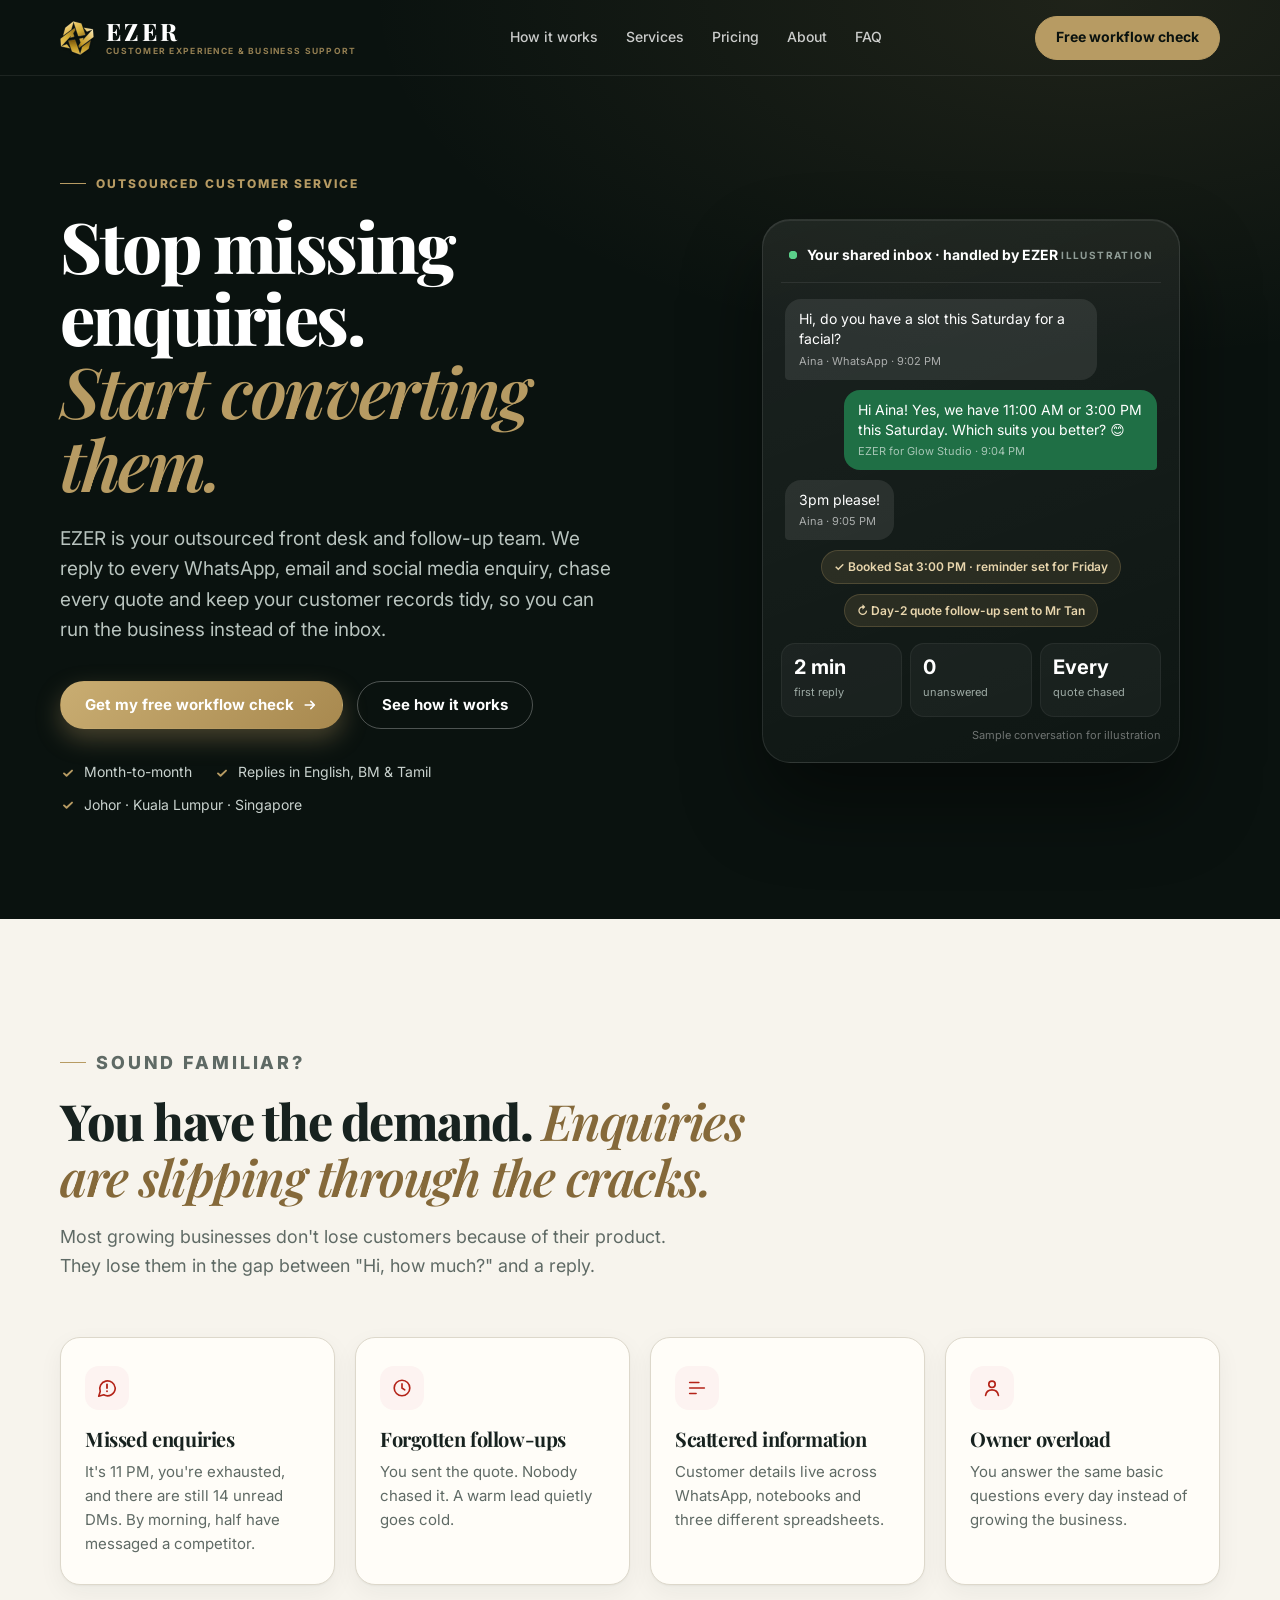
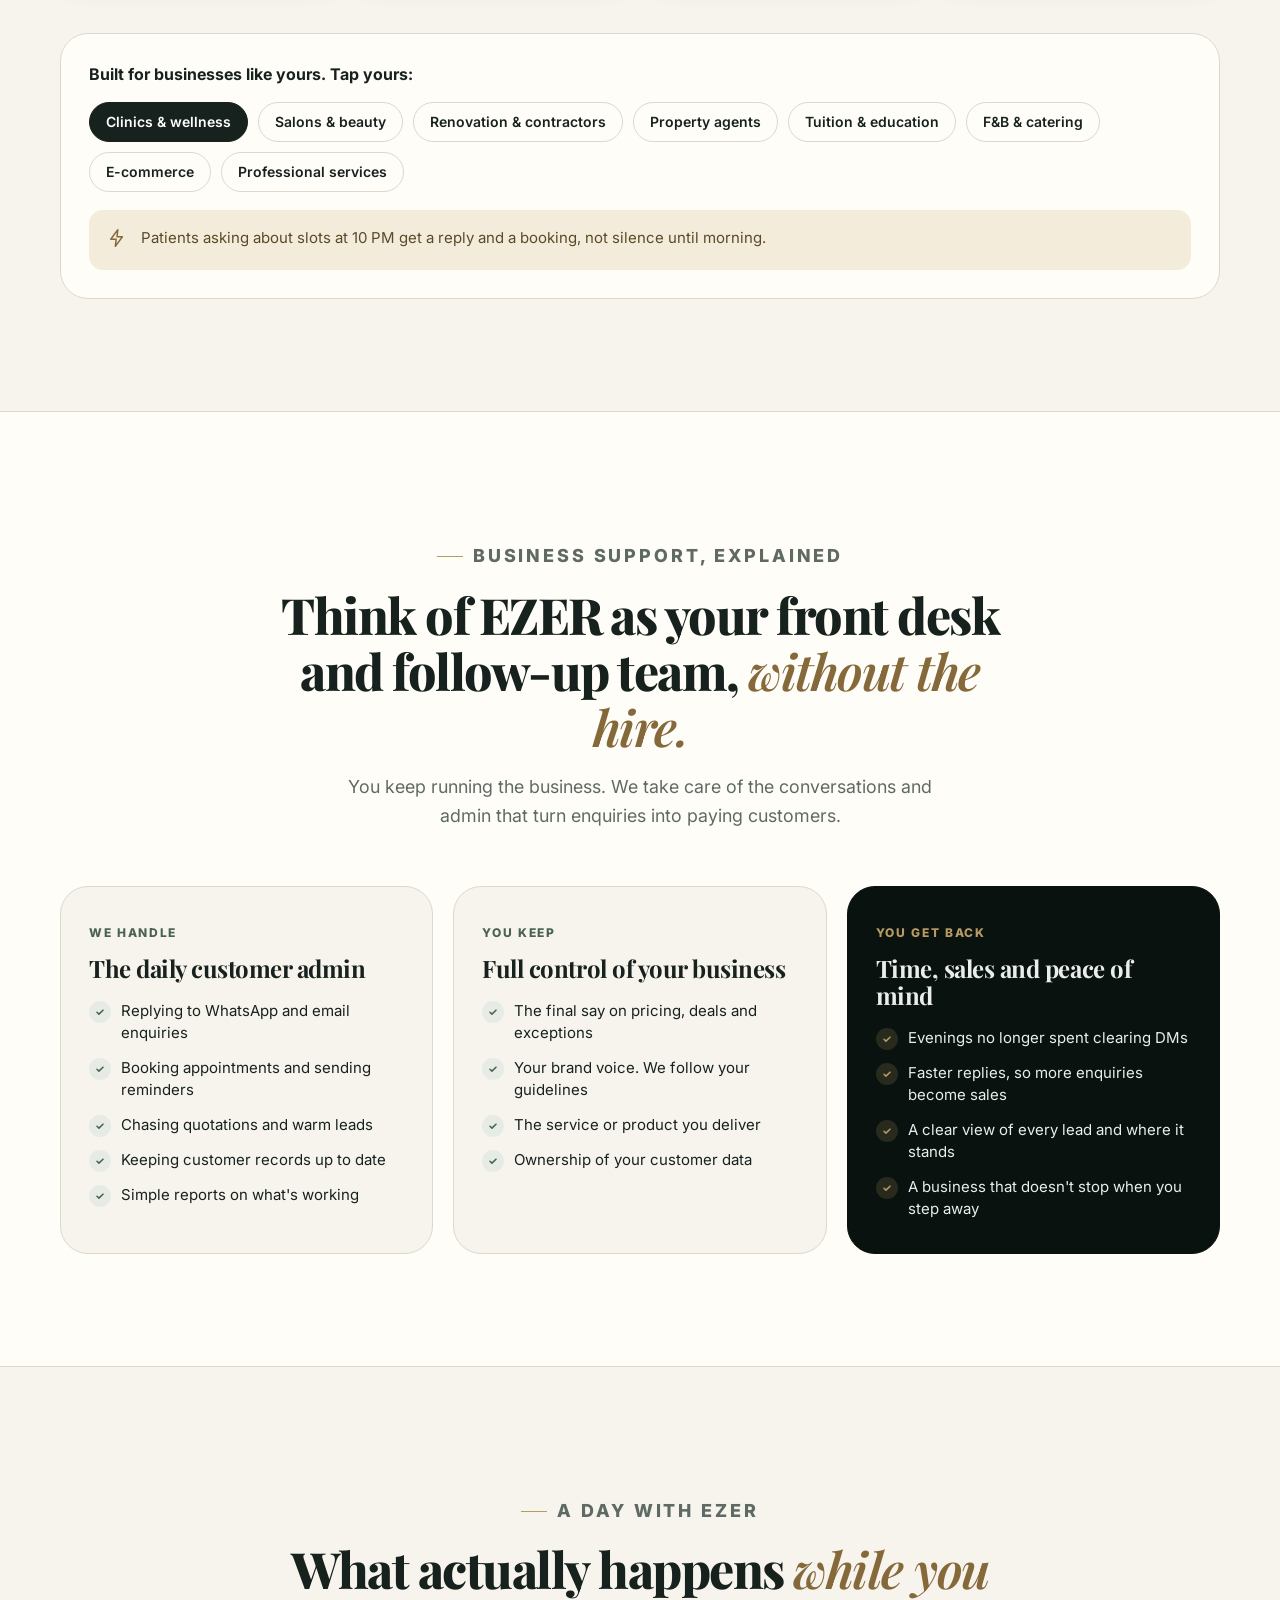
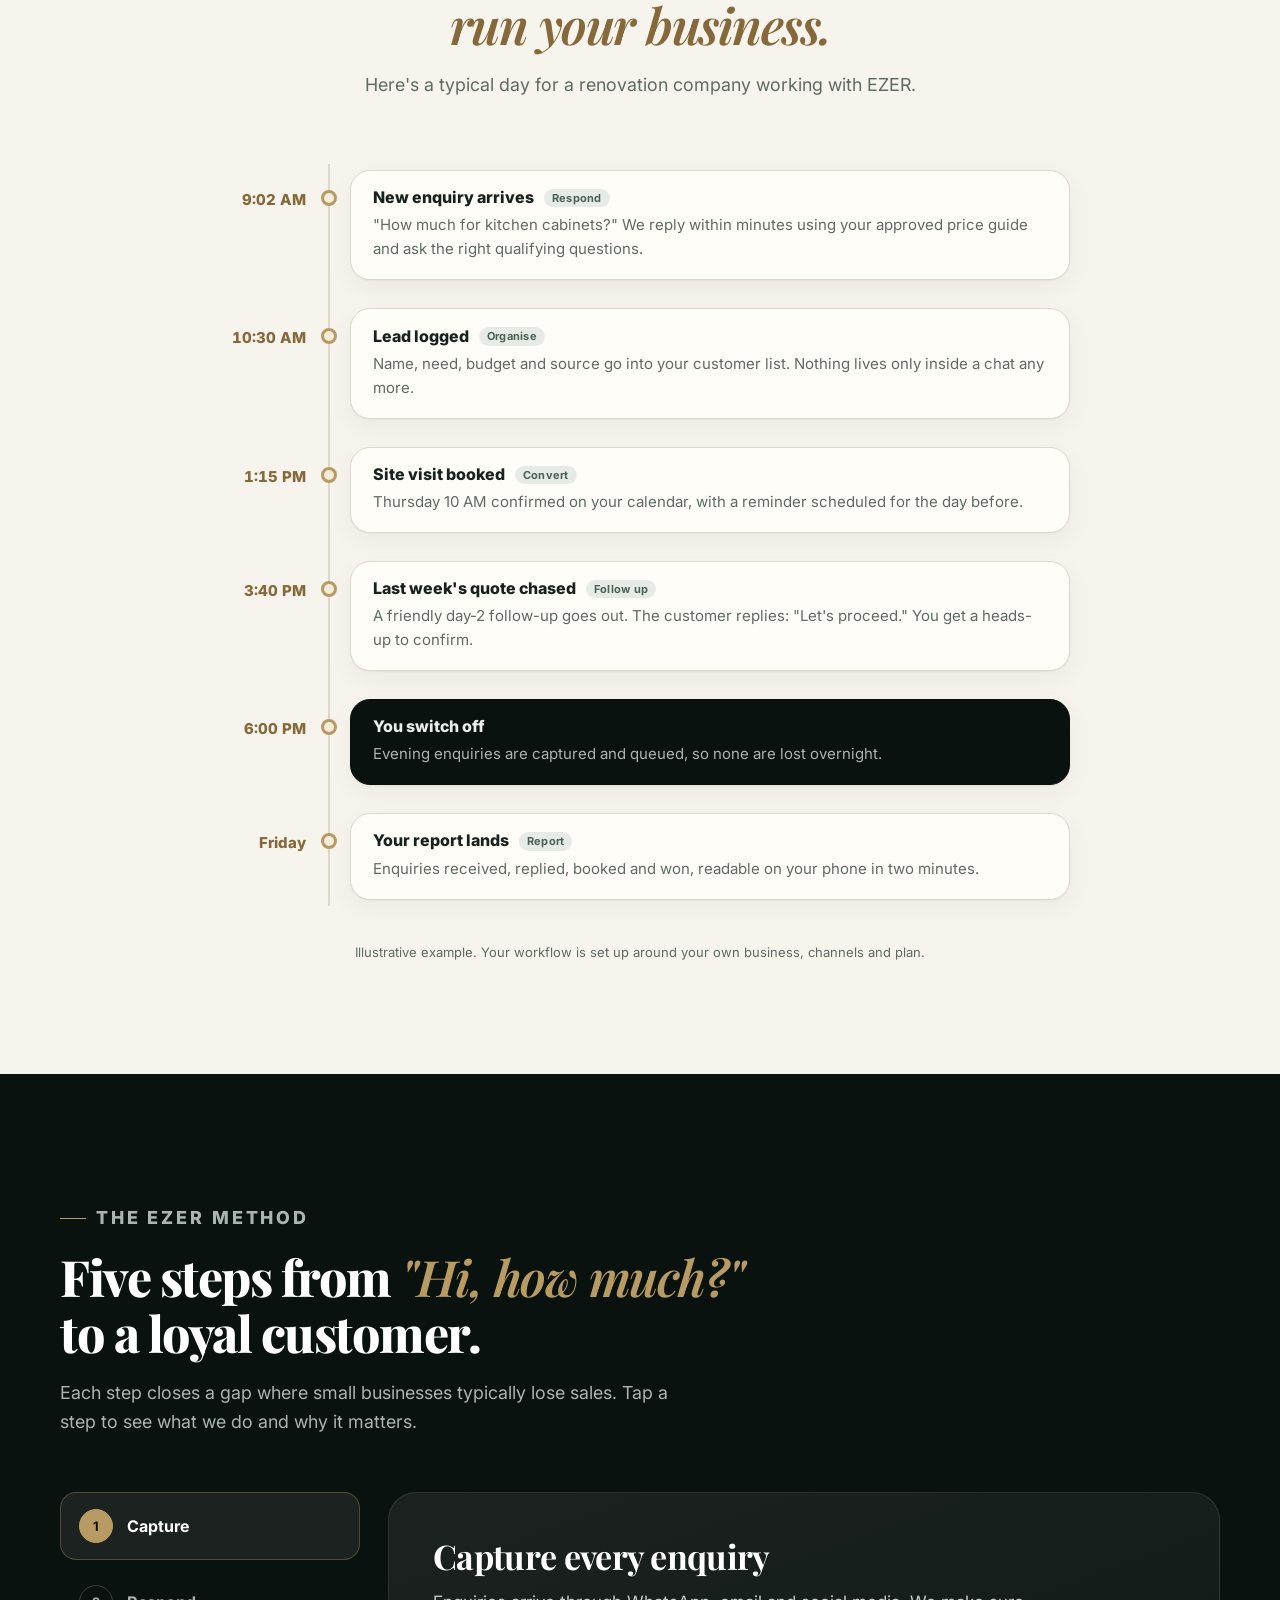
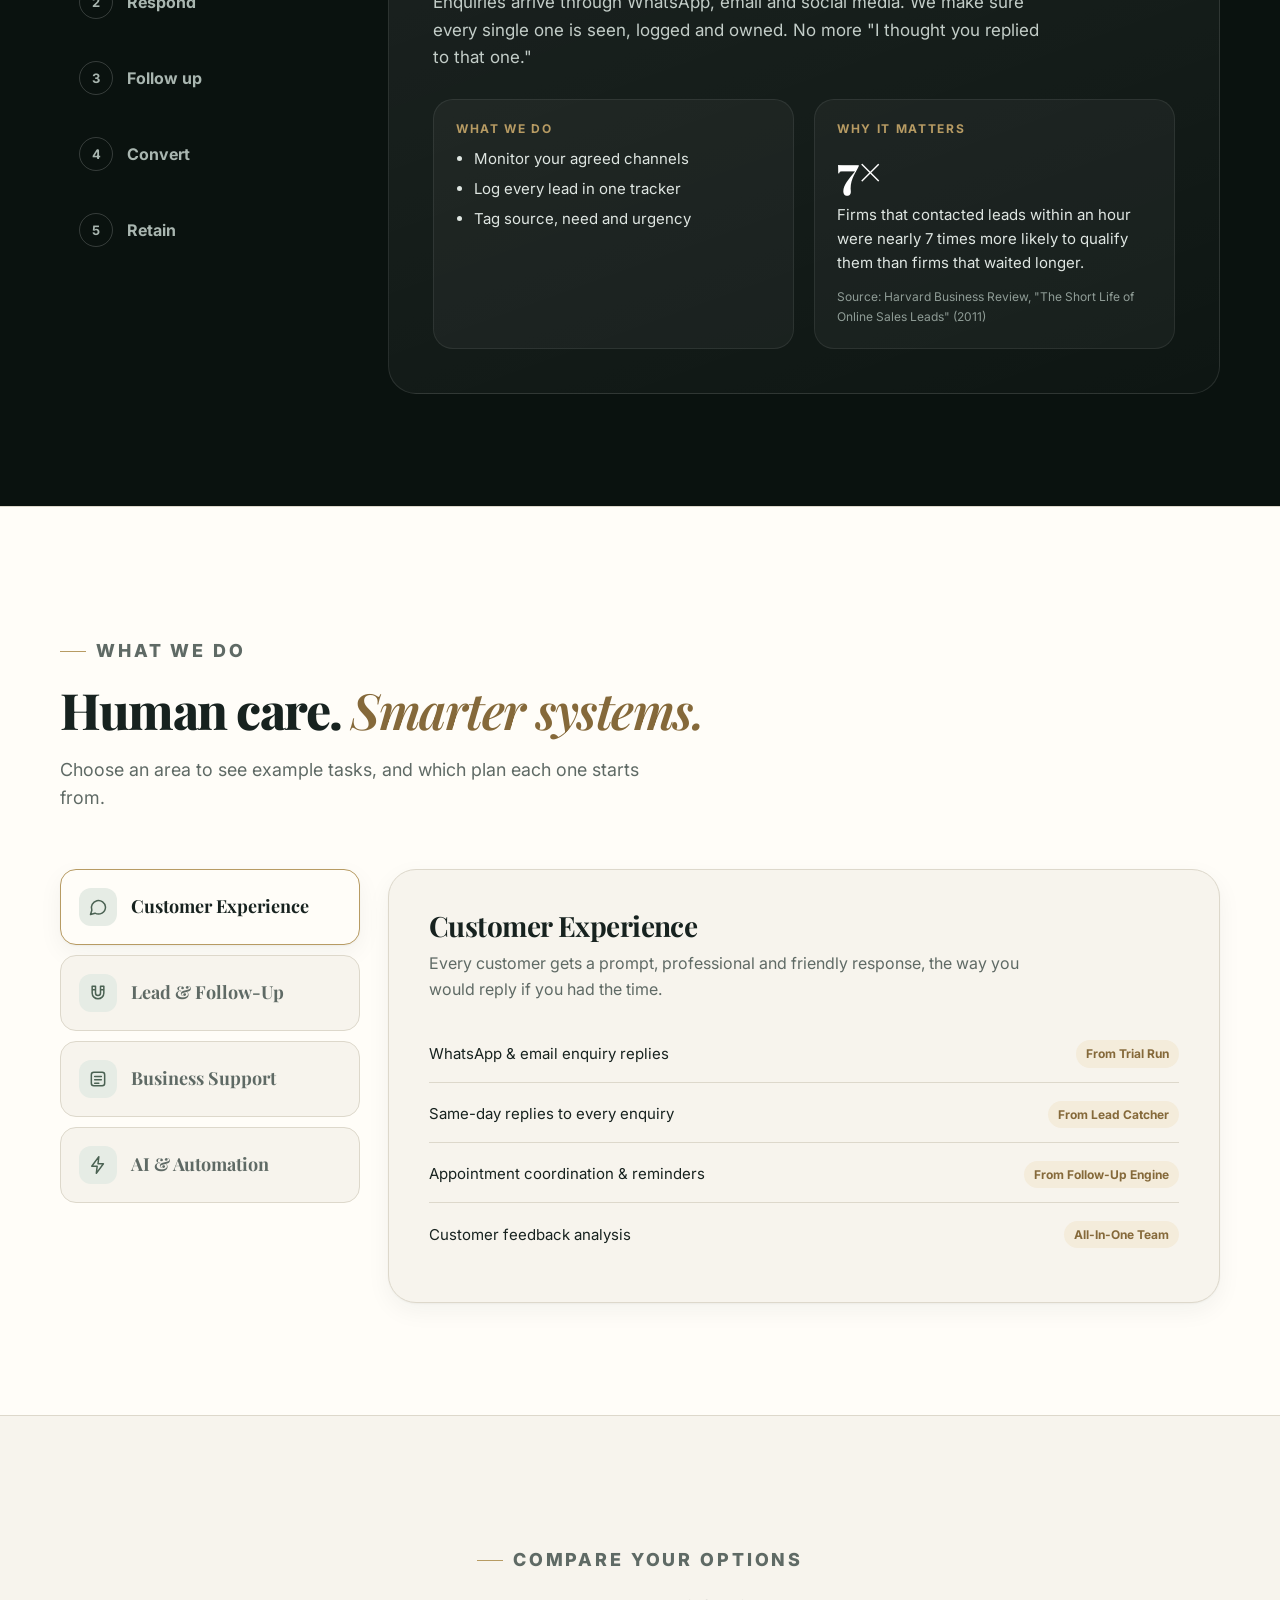
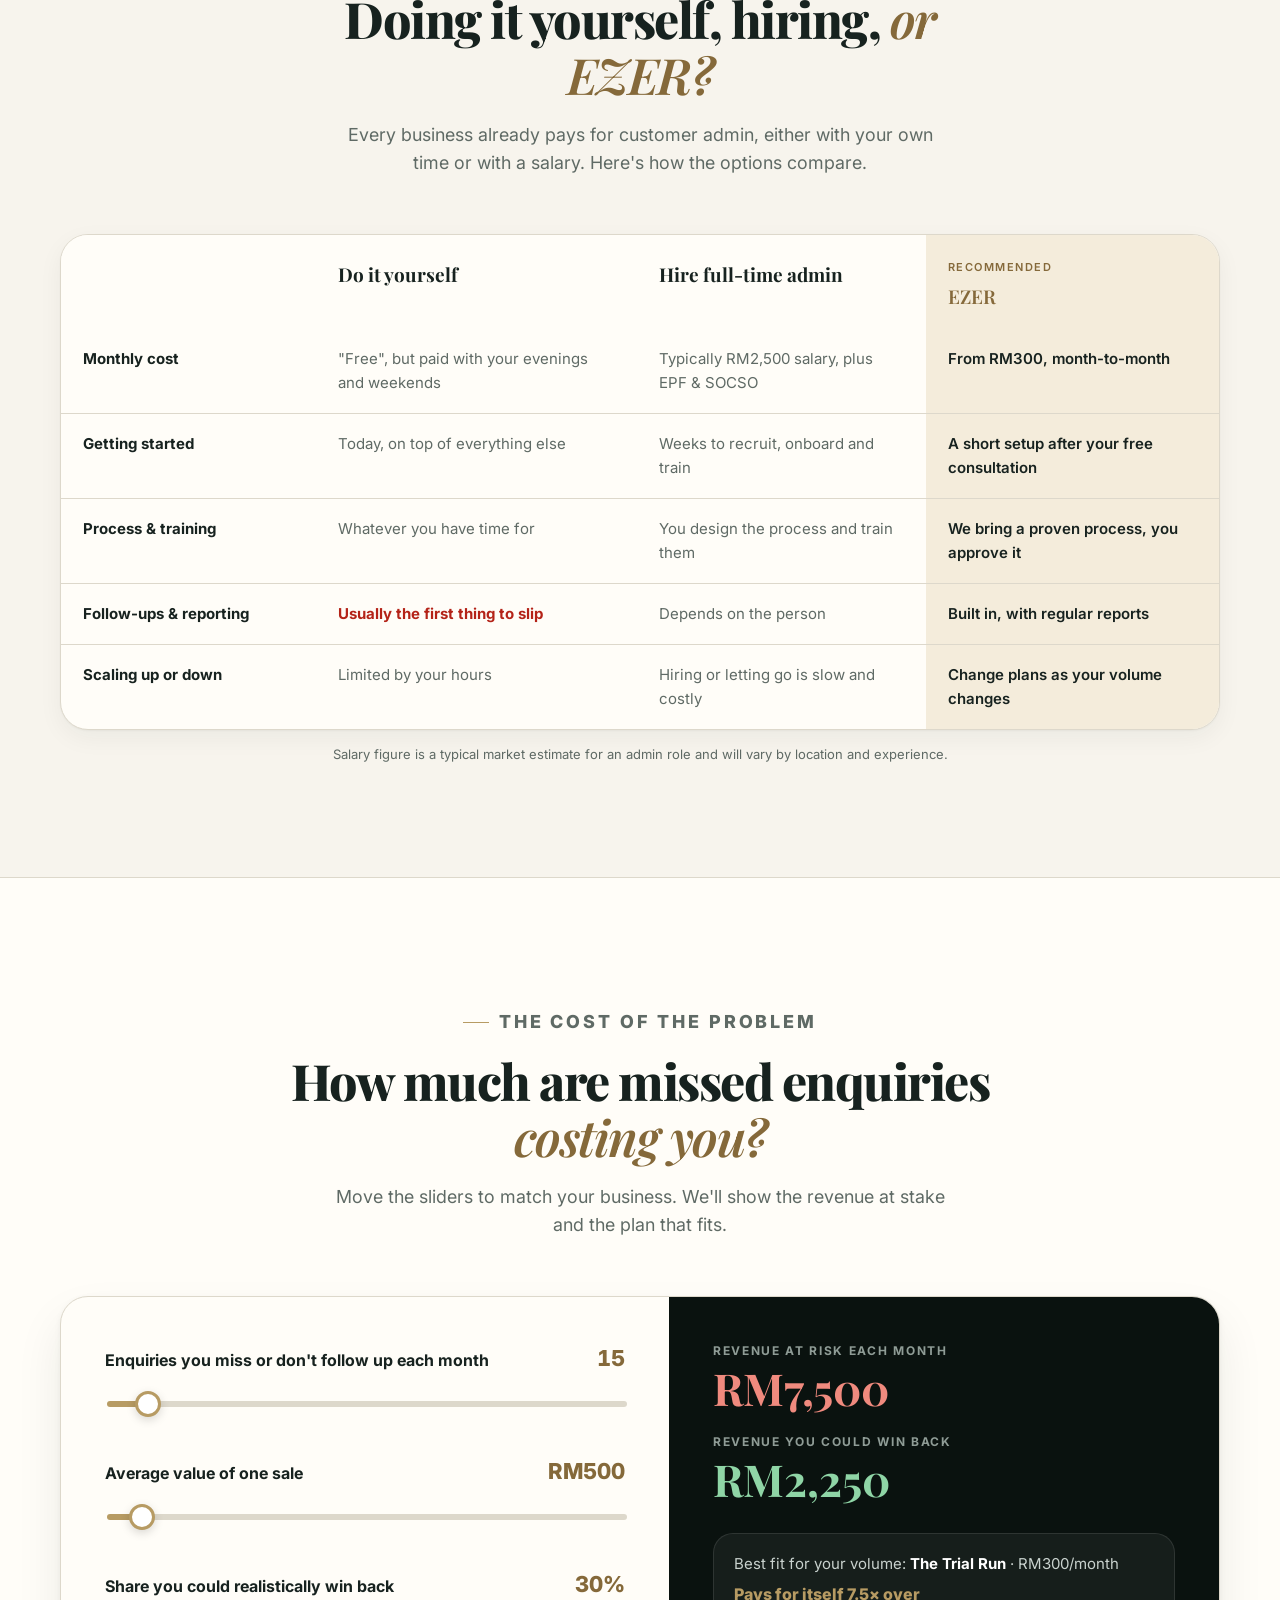
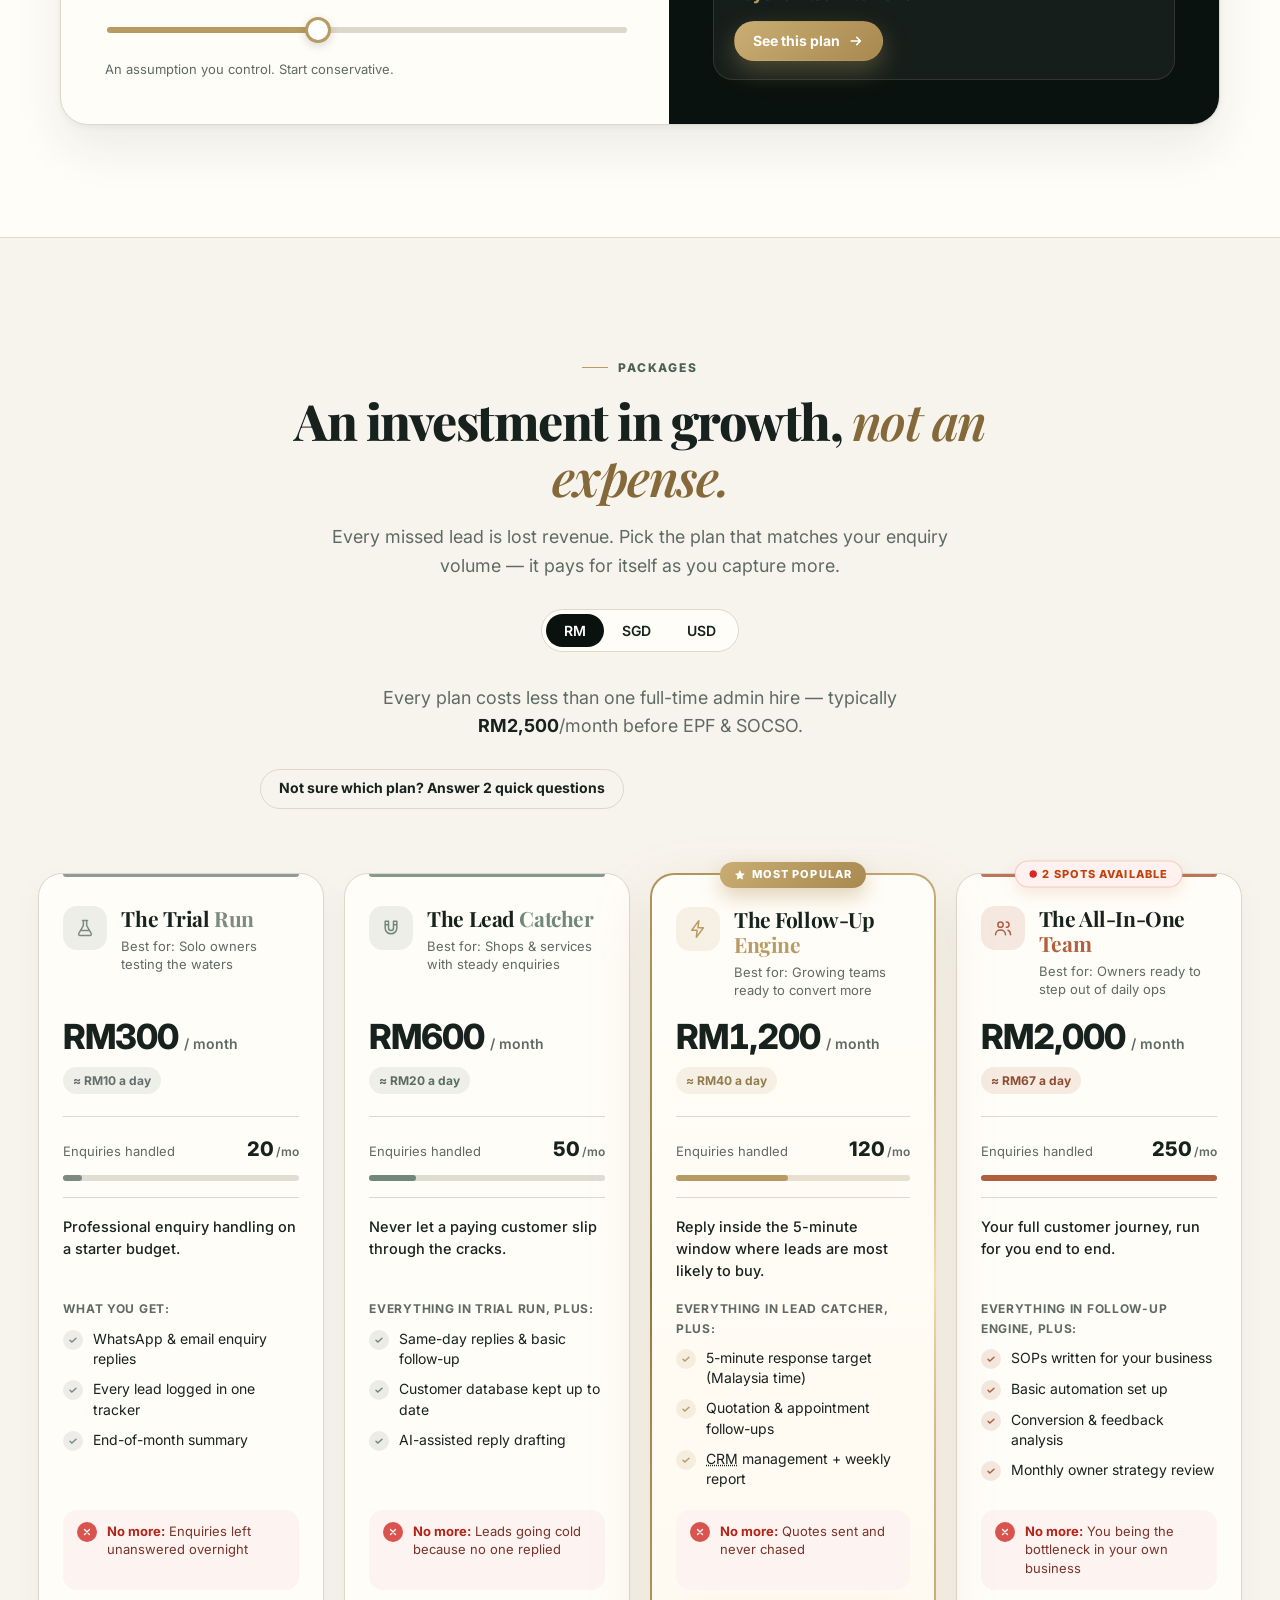
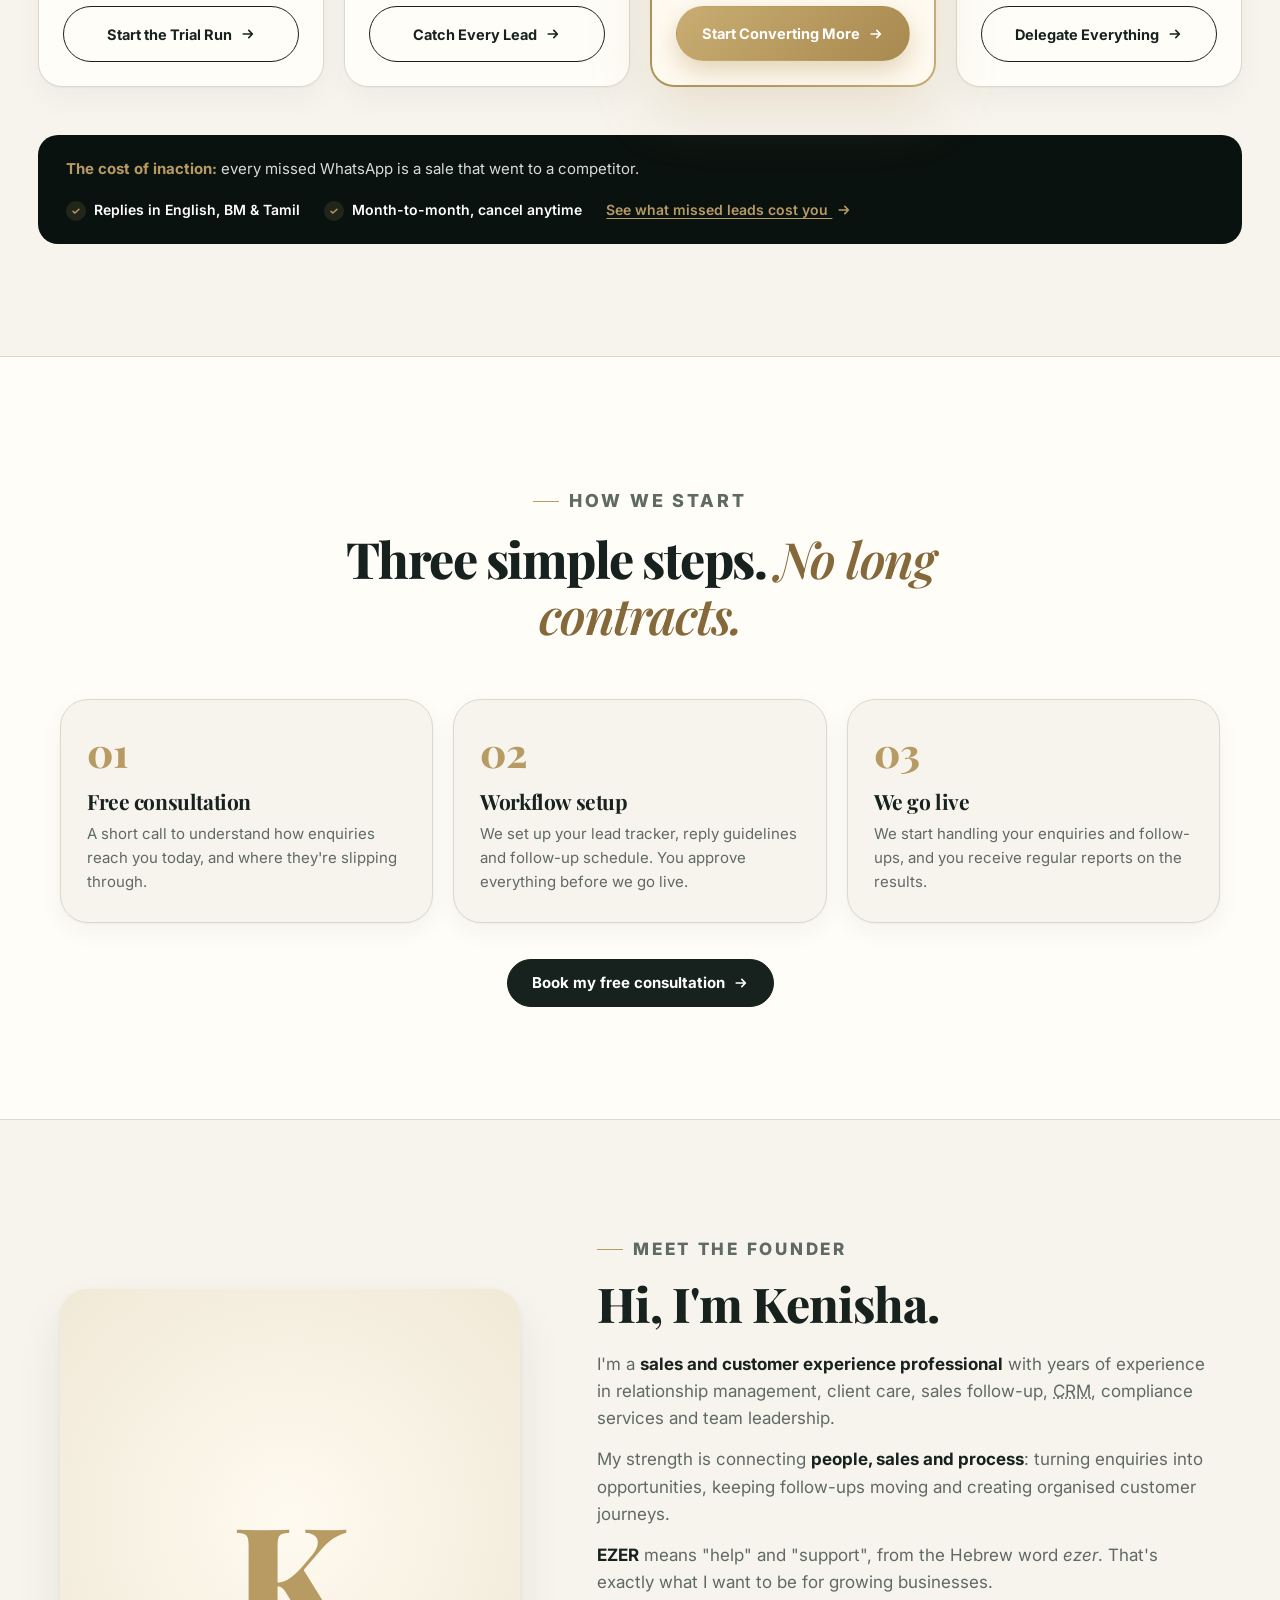
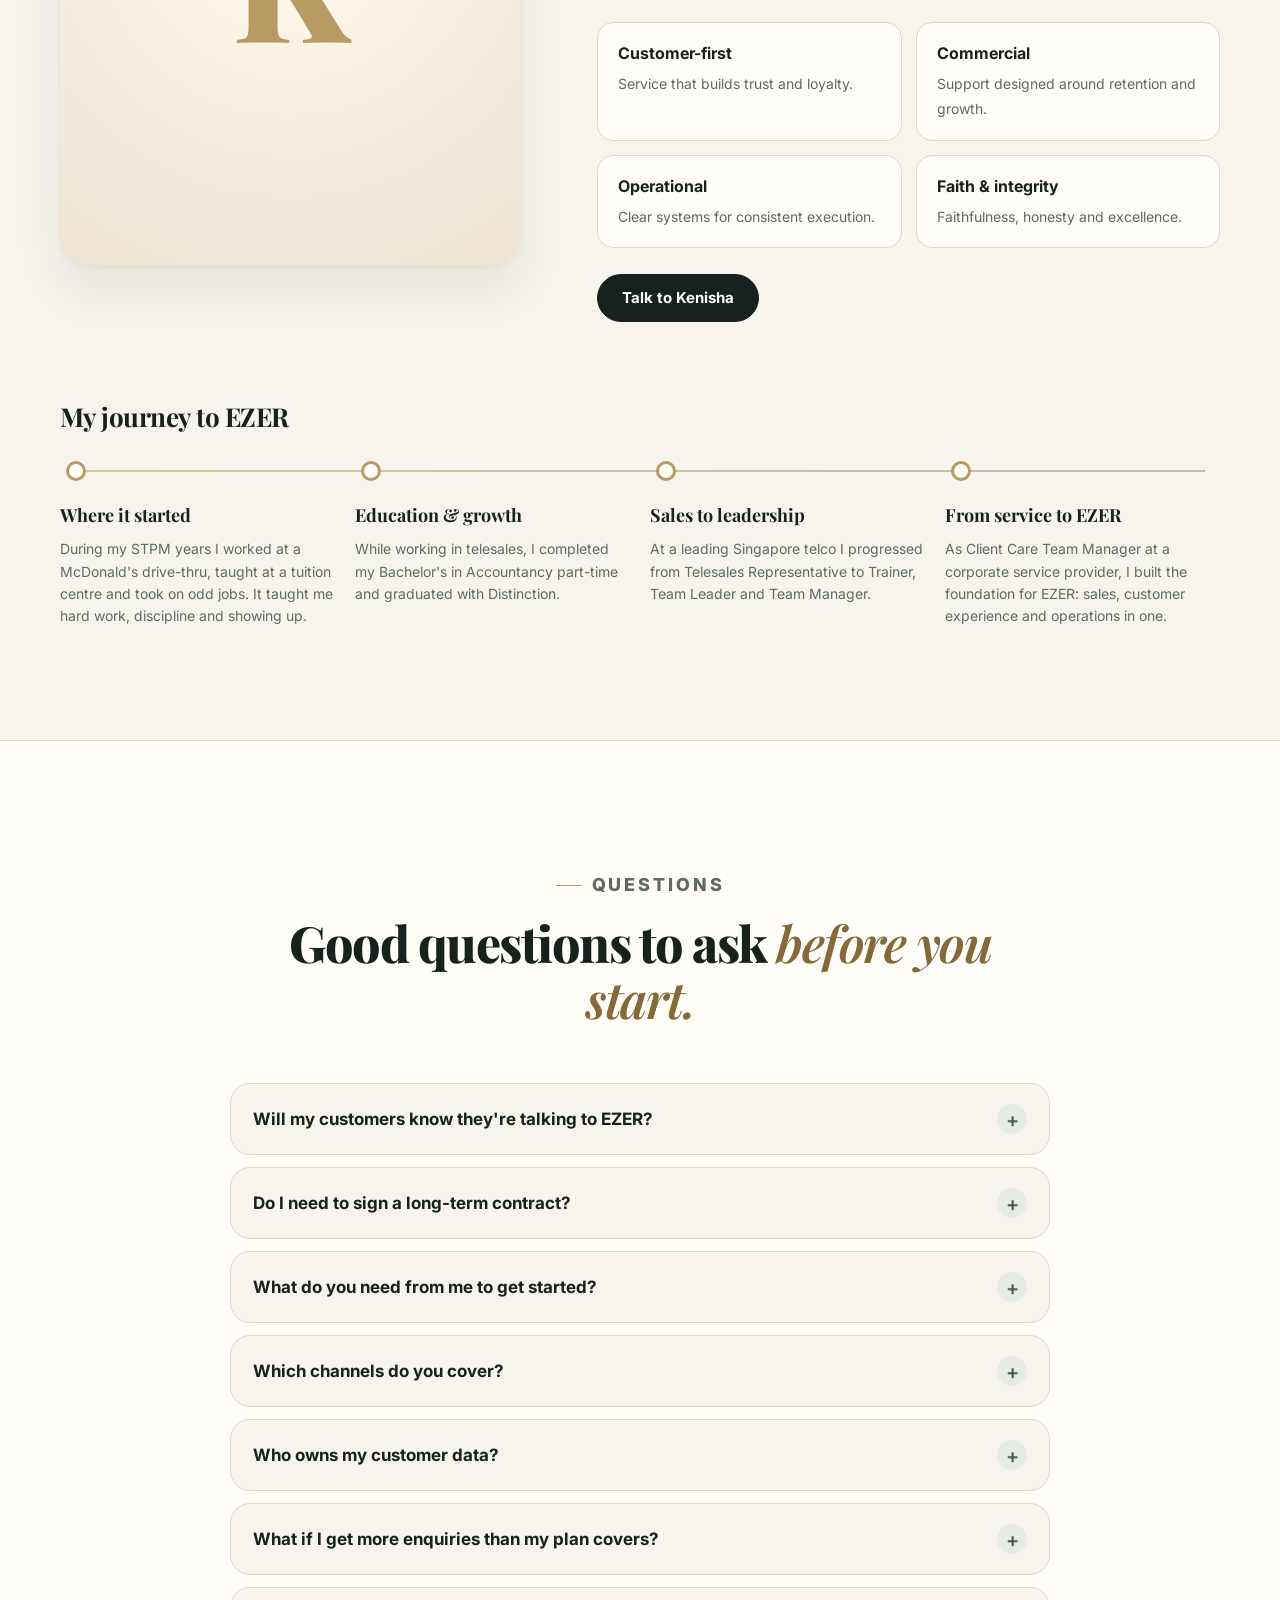
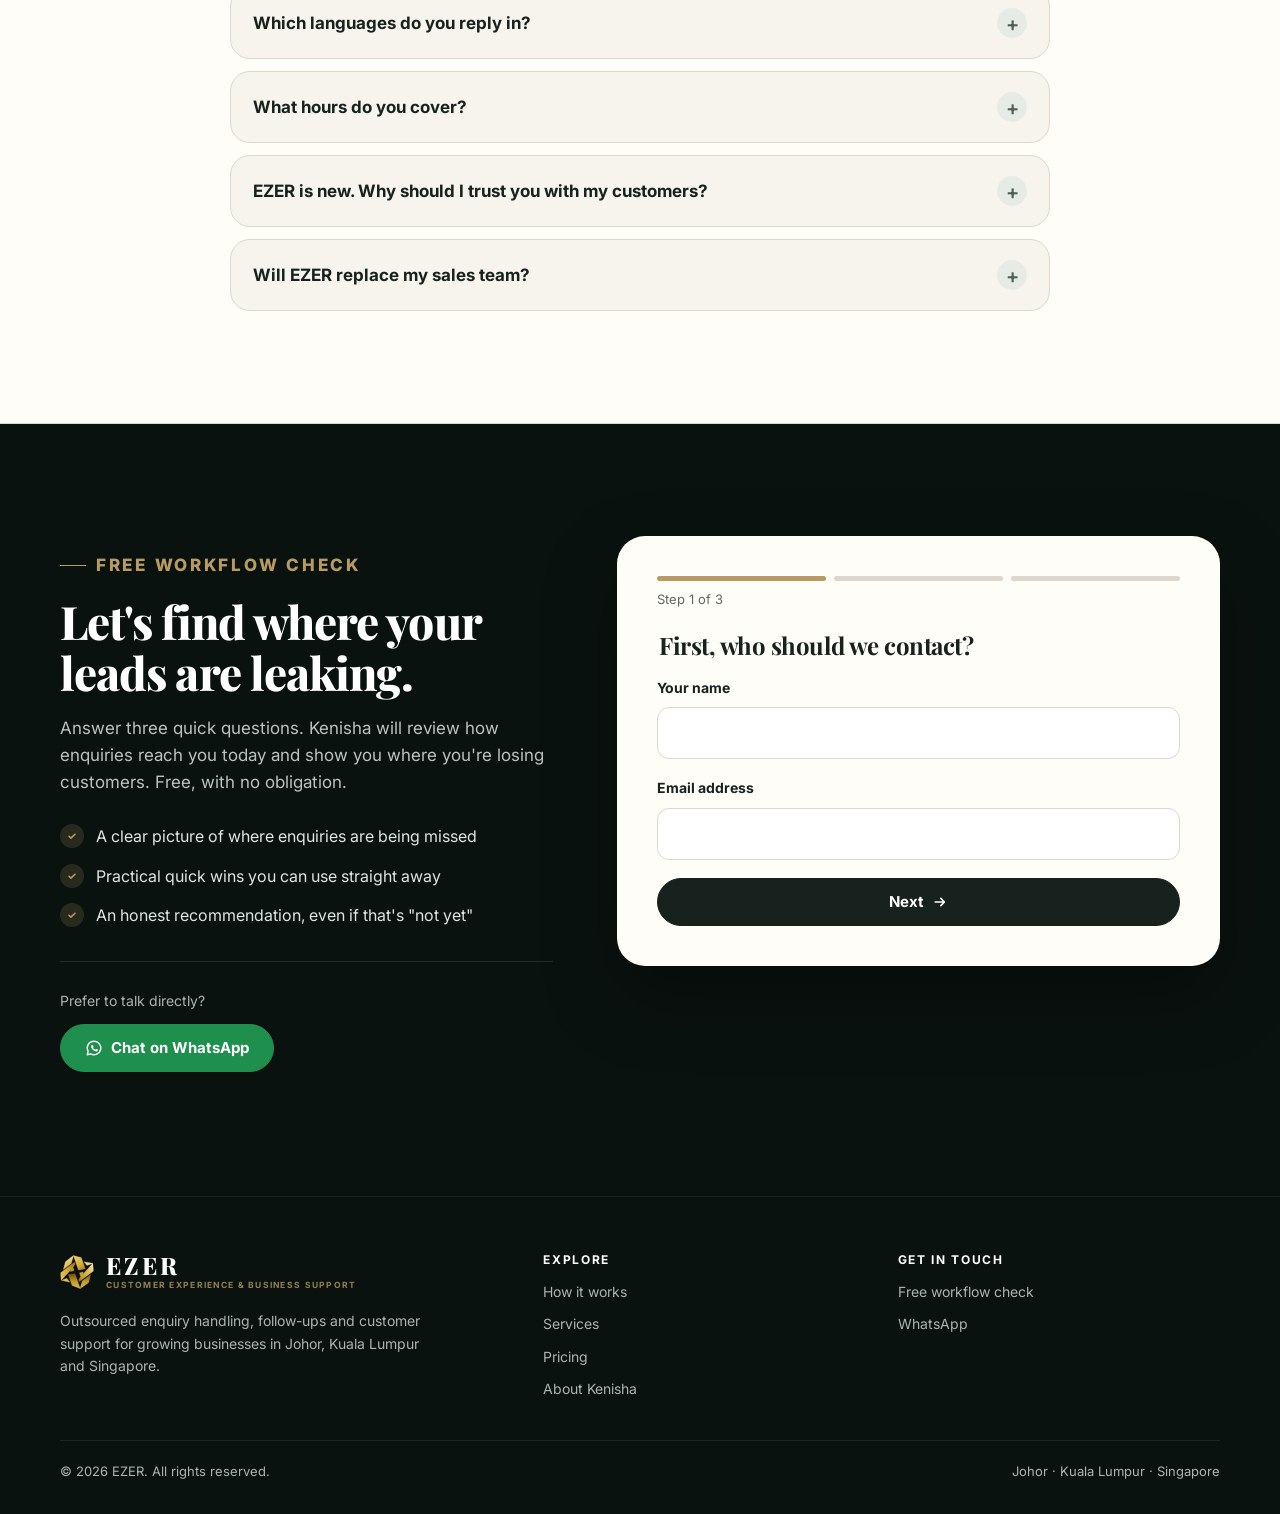
<file: index.html>
<!DOCTYPE html>
<html lang="en">
<head>
<meta charset="utf-8">
<meta name="viewport" content="width=device-width, initial-scale=1">
<title>Outsourced Customer Service &amp; Lead Follow-Up | EZER Malaysia</title>
<meta name="description" content="Never miss a WhatsApp enquiry again. EZER replies, follows up and organises your leads for SMEs in Johor, KL &amp; Singapore. From RM300/month.">
<link rel="canonical" href="https://www.ezer-solution.com/">
<meta name="robots" content="index, follow, max-image-preview:large">
<meta name="author" content="EZER">
<meta name="geo.region" content="MY-01">
<meta name="geo.placename" content="Johor Bahru">
<!-- Social share preview (WhatsApp, Facebook, Instagram, LinkedIn, X) -->
<meta property="og:type" content="website">
<meta property="og:site_name" content="EZER">
<meta property="og:locale" content="en_MY">
<meta property="og:url" content="https://www.ezer-solution.com/">
<meta property="og:title" content="Stop missing enquiries. Start converting them.">
<meta property="og:description" content="Your outsourced front desk &amp; follow-up team. From RM300/month. Get a free workflow check.">
<meta property="og:image" content="https://www.ezer-solution.com/assets/og-image.jpg">
<meta property="og:image:secure_url" content="https://www.ezer-solution.com/assets/og-image.jpg">
<meta property="og:image:type" content="image/jpeg">
<meta property="og:image:width" content="1200">
<meta property="og:image:height" content="630">
<meta property="og:image:alt" content="EZER: Stop missing enquiries. Start converting them. Outsourced front desk and follow-up team from RM300 a month.">
<meta name="twitter:card" content="summary_large_image">
<meta name="twitter:title" content="Stop missing enquiries. Start converting them.">
<meta name="twitter:description" content="Your outsourced front desk &amp; follow-up team. From RM300/month. Get a free workflow check.">
<meta name="twitter:image" content="https://www.ezer-solution.com/assets/og-image.jpg">
<meta name="twitter:image:alt" content="EZER: outsourced front desk and follow-up team.">
<!-- Icons -->
<meta name="theme-color" content="#0a120f">
<link rel="icon" href="/favicon.svg" type="image/svg+xml">
<link rel="icon" href="/assets/favicon-32.png" sizes="32x32" type="image/png">
<link rel="apple-touch-icon" href="/assets/apple-touch-icon.png">
<link rel="manifest" href="/site.webmanifest">
<link rel="preconnect" href="https://fonts.googleapis.com">
<link rel="preconnect" href="https://fonts.gstatic.com" crossorigin>
<link rel="stylesheet" href="https://fonts.googleapis.com/css2?family=Inter:wght@400;500;600;700;800&amp;family=Playfair+Display:ital,wght@0,600;0,700;0,800;1,600&amp;display=swap">
<link rel="stylesheet" href="styles.css">
<script>document.documentElement.classList.add('js');</script>
<script type="application/ld+json">{"@context":"https://schema.org","@graph":[{"@type":"Organization","@id":"https://www.ezer-solution.com/#org","name":"EZER","alternateName":"EZER Customer Experience & Business Support","url":"https://www.ezer-solution.com/","logo":"https://www.ezer-solution.com/assets/icon-512.png","image":"https://www.ezer-solution.com/assets/og-image.jpg","founder":{"@type":"Person","name":"Kenisha","jobTitle":"Founder"},"contactPoint":{"@type":"ContactPoint","telephone":"+60-11-6054-7134","contactType":"sales","areaServed":["MY","SG"],"availableLanguage":["English","Malay","Tamil"]}},{"@type":"ProfessionalService","@id":"https://www.ezer-solution.com/#service","name":"EZER Customer Experience & Business Support","url":"https://www.ezer-solution.com/","image":"https://www.ezer-solution.com/assets/og-image.jpg","logo":"https://www.ezer-solution.com/assets/icon-512.png","telephone":"+60-11-6054-7134","priceRange":"RM300 - RM2,000 per month","parentOrganization":{"@id":"https://www.ezer-solution.com/#org"},"description":"Outsourced enquiry handling, WhatsApp and email replies, lead follow-up and customer records for small and medium businesses.","areaServed":[{"@type":"City","name":"Johor Bahru"},{"@type":"State","name":"Johor"},{"@type":"City","name":"Kuala Lumpur"},{"@type":"Country","name":"Singapore"}],"knowsLanguage":["en","ms","ta"],"serviceType":["Outsourced customer service","WhatsApp enquiry management","Lead follow-up","Virtual front desk","CRM administration"],"hasOfferCatalog":{"@type":"OfferCatalog","name":"Monthly plans","itemListElement":[{"@type":"Offer","name":"The Trial Run","description":"Up to 20 enquiries handled per month","price":"300","priceCurrency":"MYR","url":"https://www.ezer-solution.com/#packages","priceSpecification":{"@type":"UnitPriceSpecification","price":"300","priceCurrency":"MYR","unitText":"MONTH"}},{"@type":"Offer","name":"The Lead Catcher","description":"Up to 50 enquiries handled per month","price":"600","priceCurrency":"MYR","url":"https://www.ezer-solution.com/#packages","priceSpecification":{"@type":"UnitPriceSpecification","price":"600","priceCurrency":"MYR","unitText":"MONTH"}},{"@type":"Offer","name":"The Follow-Up Engine","description":"Up to 120 enquiries handled per month","price":"1200","priceCurrency":"MYR","url":"https://www.ezer-solution.com/#packages","priceSpecification":{"@type":"UnitPriceSpecification","price":"1200","priceCurrency":"MYR","unitText":"MONTH"}},{"@type":"Offer","name":"The All-In-One Team","description":"Up to 250 enquiries handled per month","price":"2000","priceCurrency":"MYR","url":"https://www.ezer-solution.com/#packages","priceSpecification":{"@type":"UnitPriceSpecification","price":"2000","priceCurrency":"MYR","unitText":"MONTH"}}]}},{"@type":"WebSite","@id":"https://www.ezer-solution.com/#website","url":"https://www.ezer-solution.com/","name":"EZER","inLanguage":"en-MY","publisher":{"@id":"https://www.ezer-solution.com/#org"}},{"@type":"FAQPage","@id":"https://www.ezer-solution.com/#faq","mainEntity":[{"@type":"Question","name":"Will my customers know they're talking to EZER?","acceptedAnswer":{"@type":"Answer","text":"We reply in your business's name and tone, following guidelines you approve. Whether you introduce us as part of your team is entirely your choice."}},{"@type":"Question","name":"Do I need to sign a long-term contract?","acceptedAnswer":{"@type":"Answer","text":"No. All plans are month-to-month, so you can upgrade, downgrade or stop as your business changes."}},{"@type":"Question","name":"What do you need from me to get started?","acceptedAnswer":{"@type":"Answer","text":"Access to the channels you'd like us to cover (for example WhatsApp Business and email), your price list and common questions, and a short consultation call."}},{"@type":"Question","name":"Which channels do you cover?","acceptedAnswer":{"@type":"Answer","text":"WhatsApp and email as standard. Other channels can be discussed during your consultation."}},{"@type":"Question","name":"Who owns my customer data?","acceptedAnswer":{"@type":"Answer","text":"You do. We only use your customer information to serve your customers on your behalf."}},{"@type":"Question","name":"What if I get more enquiries than my plan covers?","acceptedAnswer":{"@type":"Answer","text":"We'll let you know as you approach your limit and recommend whether upgrading makes sense. You stay in control."}},{"@type":"Question","name":"Which languages do you reply in?","acceptedAnswer":{"@type":"Answer","text":"English, Bahasa Malaysia and Tamil, matched to how your customers message you."}},{"@type":"Question","name":"What hours do you cover?","acceptedAnswer":{"@type":"Answer","text":"We work on Malaysia time (GMT+8) and treat speed as the priority: every enquiry is answered promptly and followed up on schedule. Your exact coverage hours are agreed during the consultation."}},{"@type":"Question","name":"EZER is new. Why should I trust you with my customers?","acceptedAnswer":{"@type":"Answer","text":"You're right, we're newly launched, so we don't have public case studies yet. What you get is Kenisha's years of hands-on experience in sales, client care and CRM, reply guidelines you approve before we go live, and month-to-month plans so you're never locked in."}},{"@type":"Question","name":"Will EZER replace my sales team?","acceptedAnswer":{"@type":"Answer","text":"No. We handle the admin around sales (replies, follow-ups and records) so your team can spend more time closing."}}]}]}</script>
<script src="config.js" defer></script>
<script src="main.js" defer></script>
</head>
<body>
<a class="skip-link" href="#main">Skip to content</a>

<!-- ============================== NAV ============================== -->
<header class="nav" id="nav">
  <div class="container nav__inner">
    <a class="brand" href="#top"><img class="brand__mark" src="assets/logo-mark.svg" width="34" height="34" alt="" aria-hidden="true"><span class="brand__text">EZER<small>CUSTOMER EXPERIENCE &amp; BUSINESS SUPPORT</small></span></a>
    <nav class="nav__links" id="navLinks" aria-label="Main">
      <a href="#what">How it works</a>
      <a href="#services">Services</a>
      <a href="#packages">Pricing</a>
      <a href="#about">About</a>
      <a href="#faq" data-faq-link hidden>FAQ</a>
      <a class="btn btn--primary nav__menu-cta" href="#contact">Get my free workflow check</a>
    </nav>
    <div class="nav__actions">
      <a class="btn btn--nav" href="#contact">Free workflow check</a>
      <button class="nav__toggle" id="navToggle" type="button" aria-label="Open menu" aria-expanded="false" aria-controls="navLinks"><span></span><span></span><span></span></button>
    </div>
  </div>
</header>

<main id="main">
<!-- ============================== 1. HERO ============================== -->
<section class="hero" id="top" aria-labelledby="heroTitle">
  <div class="container hero__grid">
    <div class="hero__copy">
      <p class="eyebrow">Outsourced customer service</p>
      <h1 id="heroTitle">Stop missing enquiries. <em>Start converting them.</em></h1>
      <p class="hero__lead">EZER is your outsourced front desk and follow-up team. We reply to every WhatsApp, email and social media enquiry, chase every quote and keep your customer records tidy, so you can run the business instead of the inbox.</p>
      <div class="hero__actions">
        <a class="btn btn--gold" href="#contact">Get my free workflow check <svg width="16" height="16" viewBox="0 0 20 20" aria-hidden="true"><path d="M4 10h11m-4-4.5L15.5 10 11 14.5" fill="none" stroke="currentColor" stroke-width="2" stroke-linecap="round" stroke-linejoin="round"/></svg></a>
        <a class="btn btn--ghost-light" href="#what">See how it works</a>
      </div>
      <ul class="trust-row" aria-label="Key facts">
        <li><svg width="16" height="16" viewBox="0 0 20 20" aria-hidden="true"><path d="M5 10.5l3.2 3L15 7" fill="none" stroke="currentColor" stroke-width="2.4" stroke-linecap="round" stroke-linejoin="round"/></svg>Month-to-month</li>
        <li><svg width="16" height="16" viewBox="0 0 20 20" aria-hidden="true"><path d="M5 10.5l3.2 3L15 7" fill="none" stroke="currentColor" stroke-width="2.4" stroke-linecap="round" stroke-linejoin="round"/></svg>Replies in English, BM &amp; Tamil</li>
        <li><svg width="16" height="16" viewBox="0 0 20 20" aria-hidden="true"><path d="M5 10.5l3.2 3L15 7" fill="none" stroke="currentColor" stroke-width="2.4" stroke-linecap="round" stroke-linejoin="round"/></svg>Johor · Kuala Lumpur · Singapore</li>
      </ul>
    </div>

    <figure class="inbox" aria-label="Illustration: EZER replying to customer enquiries and following up">
      <div class="inbox__bar">
        <span class="inbox__title"><i class="inbox__live" aria-hidden="true"></i>Your shared inbox · handled by EZER</span>
        <span class="inbox__tag">Illustration</span>
      </div>
      <div class="inbox__thread" aria-hidden="true">
        <div class="msg msg--in" style="--t:.3s">Hi, do you have a slot this Saturday for a facial?<small>Aina · WhatsApp · 9:02 PM</small></div>
        <div class="msg msg--typing" style="--t:1.1s; --t-out:2.1s"><i></i><i></i><i></i></div>
        <div class="msg msg--out" style="--t:2.2s">Hi Aina! Yes, we have 11:00 AM or 3:00 PM this Saturday. Which suits you better? 😊<small>EZER for Glow Studio · 9:04 PM</small></div>
        <div class="msg msg--in" style="--t:3.4s">3pm please!<small>Aina · 9:05 PM</small></div>
        <div class="msg msg--event" style="--t:4.3s">✓ Booked Sat 3:00 PM · reminder set for Friday</div>
        <div class="msg msg--event" style="--t:5.2s">↻ Day-2 quote follow-up sent to Mr Tan</div>
      </div>
      <div class="inbox__stats">
        <div class="inbox__stat"><b>2 min</b><span>first reply</span></div>
        <div class="inbox__stat"><b>0</b><span>unanswered</span></div>
        <div class="inbox__stat"><b>Every</b><span>quote chased</span></div>
      </div>
      <figcaption class="inbox__note">Sample conversation for illustration</figcaption>
    </figure>
  </div>
</section>

<div class="logo-strip" id="logoStrip" hidden>
  <p>Trusted by growing businesses</p>
  <div class="logo-strip__track"></div>
</div>

<!-- ============================== 2. PAINS ============================== -->
<section class="section" id="problem" aria-labelledby="problemTitle">
  <div class="container">
    <div class="section-head" data-reveal>
      <p class="eyebrow">Sound familiar?</p>
      <h2 id="problemTitle">You have the demand. <span class="accent">Enquiries are slipping through the cracks.</span></h2>
      <p>Most growing businesses don't lose customers because of their product. They lose them in the gap between "Hi, how much?" and a reply.</p>
    </div>
    <div class="grid-4">
      <article class="card" data-reveal style="--d:.05s">
        <div class="card__icon card__icon--danger"><svg width="22" height="22" viewBox="0 0 24 24" aria-hidden="true"><path d="M21 12a8.5 8.5 0 0 1-12.6 7.4L3 21l1.6-5.2A8.5 8.5 0 1 1 21 12z" fill="none" stroke="currentColor" stroke-width="1.8" stroke-linejoin="round"/><path d="M12 8v4M12 15.5h.01" stroke="currentColor" stroke-width="2" stroke-linecap="round"/></svg></div>
        <h3>Missed enquiries</h3>
        <p>It's 11 PM, you're exhausted, and there are still 14 unread DMs. By morning, half have messaged a competitor.</p>
      </article>
      <article class="card" data-reveal style="--d:.12s">
        <div class="card__icon card__icon--danger"><svg width="22" height="22" viewBox="0 0 24 24" aria-hidden="true"><circle cx="12" cy="12" r="8.5" fill="none" stroke="currentColor" stroke-width="1.8"/><path d="M12 7.5V12l3 2" fill="none" stroke="currentColor" stroke-width="1.8" stroke-linecap="round"/></svg></div>
        <h3>Forgotten follow-ups</h3>
        <p>You sent the quote. Nobody chased it. A warm lead quietly goes cold.</p>
      </article>
      <article class="card" data-reveal style="--d:.19s">
        <div class="card__icon card__icon--danger"><svg width="22" height="22" viewBox="0 0 24 24" aria-hidden="true"><path d="M4 6h10M4 12h16M4 18h7" fill="none" stroke="currentColor" stroke-width="1.8" stroke-linecap="round"/></svg></div>
        <h3>Scattered information</h3>
        <p>Customer details live across WhatsApp, notebooks and three different spreadsheets.</p>
      </article>
      <article class="card" data-reveal style="--d:.26s">
        <div class="card__icon card__icon--danger"><svg width="22" height="22" viewBox="0 0 24 24" aria-hidden="true"><circle cx="12" cy="8" r="3.5" fill="none" stroke="currentColor" stroke-width="1.8"/><path d="M5 20c.6-3.6 3.4-6 7-6s6.4 2.4 7 6" fill="none" stroke="currentColor" stroke-width="1.8" stroke-linecap="round"/></svg></div>
        <h3>Owner overload</h3>
        <p>You answer the same basic questions every day instead of growing the business.</p>
      </article>
    </div>

    <div class="industries" data-reveal>
      <p class="industries__label">Built for businesses like yours. Tap yours:</p>
      <div class="chips" role="group" aria-label="Choose your industry">
        <button class="chip" type="button" aria-pressed="true" data-industry="Patients asking about slots at 10 PM get a reply and a booking, not silence until morning.">Clinics &amp; wellness</button>
        <button class="chip" type="button" aria-pressed="false" data-industry="Every DM about prices and availability gets answered, and appointment reminders cut no-shows.">Salons &amp; beauty</button>
        <button class="chip" type="button" aria-pressed="false" data-industry="Every quotation is chased on a schedule until you get a clear yes or no.">Renovation &amp; contractors</button>
        <button class="chip" type="button" aria-pressed="false" data-industry="Viewing requests are logged, confirmed and followed up while you're on site with another client.">Property agents</button>
        <button class="chip" type="button" aria-pressed="false" data-industry="Parent enquiries are answered quickly, trial classes booked and renewals reminded.">Tuition &amp; education</button>
        <button class="chip" type="button" aria-pressed="false" data-industry="Event and catering enquiries are quoted and followed up before they book someone else.">F&amp;B &amp; catering</button>
        <button class="chip" type="button" aria-pressed="false" data-industry="Order, delivery and product questions are handled quickly so buyers don't drift away.">E-commerce</button>
        <button class="chip" type="button" aria-pressed="false" data-industry="Client onboarding, document chasing and renewal reminders stay on schedule.">Professional services</button>
      </div>
      <p class="industries__example" id="industryExample" aria-live="polite"><svg width="20" height="20" viewBox="0 0 24 24" aria-hidden="true"><path d="M13 2L4.5 13.5H11L10 22l8.5-11.5H12z" fill="none" stroke="currentColor" stroke-width="1.8" stroke-linejoin="round"/></svg><span>Patients asking about slots at 10 PM get a reply and a booking, not silence until morning.</span></p>
    </div>
  </div>
</section>

<!-- ============================== 3. WHAT IS BUSINESS SUPPORT ============================== -->
<section class="section section--surface" id="what" aria-labelledby="whatTitle">
  <div class="container">
    <div class="section-head section-head--center" data-reveal>
      <p class="eyebrow">Business support, explained</p>
      <h2 id="whatTitle">Think of EZER as your front desk and follow-up team, <span class="accent">without the hire.</span></h2>
      <p>You keep running the business. We take care of the conversations and admin that turn enquiries into paying customers.</p>
    </div>
    <div class="explain">
      <article class="explain__col" data-reveal style="--d:.05s">
        <span class="explain__kicker">We handle</span>
        <h3>The daily customer admin</h3>
        <ul class="ticks">
          <li><span class="tick"><svg width="12" height="12" viewBox="0 0 20 20" aria-hidden="true"><path d="M5 10.5l3.2 3L15 7" fill="none" stroke="currentColor" stroke-width="2.6" stroke-linecap="round" stroke-linejoin="round"/></svg></span>Replying to WhatsApp and email enquiries</li>
          <li><span class="tick"><svg width="12" height="12" viewBox="0 0 20 20" aria-hidden="true"><path d="M5 10.5l3.2 3L15 7" fill="none" stroke="currentColor" stroke-width="2.6" stroke-linecap="round" stroke-linejoin="round"/></svg></span>Booking appointments and sending reminders</li>
          <li><span class="tick"><svg width="12" height="12" viewBox="0 0 20 20" aria-hidden="true"><path d="M5 10.5l3.2 3L15 7" fill="none" stroke="currentColor" stroke-width="2.6" stroke-linecap="round" stroke-linejoin="round"/></svg></span>Chasing quotations and warm leads</li>
          <li><span class="tick"><svg width="12" height="12" viewBox="0 0 20 20" aria-hidden="true"><path d="M5 10.5l3.2 3L15 7" fill="none" stroke="currentColor" stroke-width="2.6" stroke-linecap="round" stroke-linejoin="round"/></svg></span>Keeping customer records up to date</li>
          <li><span class="tick"><svg width="12" height="12" viewBox="0 0 20 20" aria-hidden="true"><path d="M5 10.5l3.2 3L15 7" fill="none" stroke="currentColor" stroke-width="2.6" stroke-linecap="round" stroke-linejoin="round"/></svg></span>Simple reports on what's working</li>
        </ul>
      </article>
      <article class="explain__col" data-reveal style="--d:.12s">
        <span class="explain__kicker">You keep</span>
        <h3>Full control of your business</h3>
        <ul class="ticks">
          <li><span class="tick"><svg width="12" height="12" viewBox="0 0 20 20" aria-hidden="true"><path d="M5 10.5l3.2 3L15 7" fill="none" stroke="currentColor" stroke-width="2.6" stroke-linecap="round" stroke-linejoin="round"/></svg></span>The final say on pricing, deals and exceptions</li>
          <li><span class="tick"><svg width="12" height="12" viewBox="0 0 20 20" aria-hidden="true"><path d="M5 10.5l3.2 3L15 7" fill="none" stroke="currentColor" stroke-width="2.6" stroke-linecap="round" stroke-linejoin="round"/></svg></span>Your brand voice. We follow your guidelines</li>
          <li><span class="tick"><svg width="12" height="12" viewBox="0 0 20 20" aria-hidden="true"><path d="M5 10.5l3.2 3L15 7" fill="none" stroke="currentColor" stroke-width="2.6" stroke-linecap="round" stroke-linejoin="round"/></svg></span>The service or product you deliver</li>
          <li><span class="tick"><svg width="12" height="12" viewBox="0 0 20 20" aria-hidden="true"><path d="M5 10.5l3.2 3L15 7" fill="none" stroke="currentColor" stroke-width="2.6" stroke-linecap="round" stroke-linejoin="round"/></svg></span>Ownership of your customer data</li>
        </ul>
      </article>
      <article class="explain__col explain__col--feature" data-reveal style="--d:.19s">
        <span class="explain__kicker">You get back</span>
        <h3>Time, sales and peace of mind</h3>
        <ul class="ticks">
          <li><span class="tick"><svg width="12" height="12" viewBox="0 0 20 20" aria-hidden="true"><path d="M5 10.5l3.2 3L15 7" fill="none" stroke="currentColor" stroke-width="2.6" stroke-linecap="round" stroke-linejoin="round"/></svg></span>Evenings no longer spent clearing DMs</li>
          <li><span class="tick"><svg width="12" height="12" viewBox="0 0 20 20" aria-hidden="true"><path d="M5 10.5l3.2 3L15 7" fill="none" stroke="currentColor" stroke-width="2.6" stroke-linecap="round" stroke-linejoin="round"/></svg></span>Faster replies, so more enquiries become sales</li>
          <li><span class="tick"><svg width="12" height="12" viewBox="0 0 20 20" aria-hidden="true"><path d="M5 10.5l3.2 3L15 7" fill="none" stroke="currentColor" stroke-width="2.6" stroke-linecap="round" stroke-linejoin="round"/></svg></span>A clear view of every lead and where it stands</li>
          <li><span class="tick"><svg width="12" height="12" viewBox="0 0 20 20" aria-hidden="true"><path d="M5 10.5l3.2 3L15 7" fill="none" stroke="currentColor" stroke-width="2.6" stroke-linecap="round" stroke-linejoin="round"/></svg></span>A business that doesn't stop when you step away</li>
        </ul>
      </article>
    </div>
  </div>
</section>

<!-- ============================== 4. A DAY WITH EZER ============================== -->
<section class="section" id="day" aria-labelledby="dayTitle">
  <div class="container">
    <div class="section-head section-head--center" data-reveal>
      <p class="eyebrow">A day with EZER</p>
      <h2 id="dayTitle">What actually happens <span class="accent">while you run your business.</span></h2>
      <p>Here's a typical day for a renovation company working with EZER.</p>
    </div>
    <div class="day">
      <span class="day__progress" aria-hidden="true"></span>
      <ol class="day__list">
      <li class="day__item" data-reveal><span class="day__time">9:02 AM</span><span class="day__dot" aria-hidden="true"></span><div class="day__card"><h3>New enquiry arrives <span class="day__badge">Respond</span></h3><p>"How much for kitchen cabinets?" We reply within minutes using your approved price guide and ask the right qualifying questions.</p></div></li>
      <li class="day__item" data-reveal><span class="day__time">10:30 AM</span><span class="day__dot" aria-hidden="true"></span><div class="day__card"><h3>Lead logged <span class="day__badge">Organise</span></h3><p>Name, need, budget and source go into your customer list. Nothing lives only inside a chat any more.</p></div></li>
      <li class="day__item" data-reveal><span class="day__time">1:15 PM</span><span class="day__dot" aria-hidden="true"></span><div class="day__card"><h3>Site visit booked <span class="day__badge">Convert</span></h3><p>Thursday 10 AM confirmed on your calendar, with a reminder scheduled for the day before.</p></div></li>
      <li class="day__item" data-reveal><span class="day__time">3:40 PM</span><span class="day__dot" aria-hidden="true"></span><div class="day__card"><h3>Last week's quote chased <span class="day__badge">Follow up</span></h3><p>A friendly day-2 follow-up goes out. The customer replies: "Let's proceed." You get a heads-up to confirm.</p></div></li>
      <li class="day__item day__item--off" data-reveal><span class="day__time">6:00 PM</span><span class="day__dot" aria-hidden="true"></span><div class="day__card"><h3>You switch off</h3><p>Evening enquiries are captured and queued, so none are lost overnight.</p></div></li>
      <li class="day__item" data-reveal><span class="day__time">Friday</span><span class="day__dot" aria-hidden="true"></span><div class="day__card"><h3>Your report lands <span class="day__badge">Report</span></h3><p>Enquiries received, replied, booked and won, readable on your phone in two minutes.</p></div></li>
      </ol>
    </div>
    <p class="day__note">Illustrative example. Your workflow is set up around your own business, channels and plan.</p>
  </div>
</section>

<!-- ============================== 5. THE EZER METHOD ============================== -->
<section class="section section--dark" id="method" aria-labelledby="methodTitle">
  <div class="container">
    <div class="section-head" data-reveal>
      <p class="eyebrow">The EZER method</p>
      <h2 id="methodTitle" style="color:#fff">Five steps from <span class="accent">"Hi, how much?"</span> to a loyal customer.</h2>
      <p>Each step closes a gap where small businesses typically lose sales. Tap a step to see what we do and why it matters.</p>
    </div>
    <div class="stepper" data-tabs data-reveal>
      <ul class="stepper__list" role="tablist" aria-label="EZER method steps">
        <li role="presentation"><button class="stepper__btn" role="tab" id="step-tab-1" aria-controls="step-1" aria-selected="true" tabindex="0"><span class="stepper__num">1</span><span>Capture</span></button></li>
        <li role="presentation"><button class="stepper__btn" role="tab" id="step-tab-2" aria-controls="step-2" aria-selected="false" tabindex="-1"><span class="stepper__num">2</span><span>Respond</span></button></li>
        <li role="presentation"><button class="stepper__btn" role="tab" id="step-tab-3" aria-controls="step-3" aria-selected="false" tabindex="-1"><span class="stepper__num">3</span><span>Follow up</span></button></li>
        <li role="presentation"><button class="stepper__btn" role="tab" id="step-tab-4" aria-controls="step-4" aria-selected="false" tabindex="-1"><span class="stepper__num">4</span><span>Convert</span></button></li>
        <li role="presentation"><button class="stepper__btn" role="tab" id="step-tab-5" aria-controls="step-5" aria-selected="false" tabindex="-1"><span class="stepper__num">5</span><span>Retain</span></button></li>
      </ul>

      <div class="stepper__panel" role="tabpanel" id="step-1" aria-labelledby="step-tab-1" tabindex="0">
        <h3>Capture every enquiry</h3>
        <p>Enquiries arrive through WhatsApp, email and social media. We make sure every single one is seen, logged and owned. No more "I thought you replied to that one."</p>
        <div class="stepper__cols">
          <div class="stepper__box"><h4>What we do</h4><ul><li>Monitor your agreed channels</li><li>Log every lead in one tracker</li><li>Tag source, need and urgency</li></ul></div>
          <div class="stepper__box"><h4>Why it matters</h4><p class="stat-big">7×</p><p class="stat-text">Firms that contacted leads within an hour were nearly 7 times more likely to qualify them than firms that waited longer.</p><p class="stat-src">Source: Harvard Business Review, "The Short Life of Online Sales Leads" (2011)</p></div>
        </div>
      </div>
      <div class="stepper__panel" role="tabpanel" id="step-2" aria-labelledby="step-tab-2" tabindex="0" hidden>
        <h3>Respond while they're still interested</h3>
        <p>The first business to reply often wins. We answer quickly and professionally, in your tone, using information you've approved.</p>
        <div class="stepper__cols">
          <div class="stepper__box"><h4>What we do</h4><ul><li>Fast, friendly first replies</li><li>Answer common questions</li><li>Ask the right qualifying questions</li></ul></div>
          <div class="stepper__box"><h4>Why it matters</h4><p class="stat-big">5 min</p><p class="stat-text">In the Lead Response Management Study, the odds of qualifying a lead dropped sharply once the first response took longer than five minutes.</p><p class="stat-src">Source: Lead Response Management Study (Oldroyd, MIT / InsideSales.com, 2007)</p></div>
        </div>
      </div>
      <div class="stepper__panel" role="tabpanel" id="step-3" aria-labelledby="step-tab-3" tabindex="0" hidden>
        <h3>Follow up until there's a decision</h3>
        <p>Most customers don't buy on the first message. A polite, scheduled follow-up keeps you in the conversation until they say yes or no.</p>
        <div class="stepper__cols">
          <div class="stepper__box"><h4>What we do</h4><ul><li>Scheduled quote follow-ups</li><li>Re-engage quiet leads</li><li>Flag hot leads to you quickly</li></ul></div>
          <div class="stepper__box"><h4>Why it matters</h4><p class="stat-text" style="margin-top:0">Every quote you send has already cost you time to prepare. A structured follow-up makes sure that effort turns into a decision instead of being forgotten.</p></div>
        </div>
      </div>
      <div class="stepper__panel" role="tabpanel" id="step-4" aria-labelledby="step-tab-4" tabindex="0" hidden>
        <h3>Convert interest into a date in your calendar</h3>
        <p>We turn "maybe" into a clear next step: a booked appointment, a confirmed site visit, or a quote accepted, all with reminders.</p>
        <div class="stepper__cols">
          <div class="stepper__box"><h4>What we do</h4><ul><li>Appointment coordination</li><li>Reminders to reduce no-shows</li><li>Hand over ready-to-close leads</li></ul></div>
          <div class="stepper__box"><h4>Why it matters</h4><p class="stat-text" style="margin-top:0">A clear next step, with a time and a reminder, is what turns a conversation into revenue. Without it, interest fades.</p></div>
        </div>
      </div>
      <div class="stepper__panel" role="tabpanel" id="step-5" aria-labelledby="step-tab-5" tabindex="0" hidden>
        <h3>Retain customers so they come back</h3>
        <p>Your cheapest sale is to a customer who already trusts you. We help with after-sale care, feedback and renewal reminders.</p>
        <div class="stepper__cols">
          <div class="stepper__box"><h4>What we do</h4><ul><li>After-sale check-ins</li><li>Feedback collection</li><li>Renewal and rebooking reminders</li></ul></div>
          <div class="stepper__box"><h4>Why it matters</h4><p class="stat-big">25–95%</p><p class="stat-text">Increasing customer retention by 5% can increase profits by 25% to 95%.</p><p class="stat-src">Source: Frederick F. Reichheld, Bain &amp; Company</p></div>
        </div>
      </div>
    </div>
  </div>
</section>

<!-- ============================== 6. SERVICES ============================== -->
<section class="section section--surface" id="services" aria-labelledby="servicesTitle">
  <div class="container">
    <div class="section-head" data-reveal>
      <p class="eyebrow">What we do</p>
      <h2 id="servicesTitle">Human care. <span class="accent">Smarter systems.</span></h2>
      <p>Choose an area to see example tasks, and which plan each one starts from.</p>
    </div>
    <div class="tabs" data-tabs data-reveal>
      <div class="tabs__list" role="tablist" aria-label="Service areas">
        <button class="tabs__tab" role="tab" id="svc-tab-1" aria-controls="svc-1" aria-selected="true" tabindex="0"><span class="card__icon"><svg width="20" height="20" viewBox="0 0 24 24" aria-hidden="true"><path d="M21 12a8.5 8.5 0 0 1-12.6 7.4L3 21l1.6-5.2A8.5 8.5 0 1 1 21 12z" fill="none" stroke="currentColor" stroke-width="1.8" stroke-linejoin="round"/></svg></span>Customer Experience</button>
        <button class="tabs__tab" role="tab" id="svc-tab-2" aria-controls="svc-2" aria-selected="false" tabindex="-1"><span class="card__icon"><svg width="20" height="20" viewBox="0 0 24 24" aria-hidden="true"><path d="M5 4h4v8a3 3 0 0 0 6 0V4h4v8a7 7 0 0 1-14 0zM5 8h4M15 8h4" fill="none" stroke="currentColor" stroke-width="1.8" stroke-linejoin="round"/></svg></span>Lead &amp; Follow-Up</button>
        <button class="tabs__tab" role="tab" id="svc-tab-3" aria-controls="svc-3" aria-selected="false" tabindex="-1"><span class="card__icon"><svg width="20" height="20" viewBox="0 0 24 24" aria-hidden="true"><rect x="4" y="4" width="16" height="16" rx="3" fill="none" stroke="currentColor" stroke-width="1.8"/><path d="M8 9h8M8 13h8M8 17h5" stroke="currentColor" stroke-width="1.8" stroke-linecap="round"/></svg></span>Business Support</button>
        <button class="tabs__tab" role="tab" id="svc-tab-4" aria-controls="svc-4" aria-selected="false" tabindex="-1"><span class="card__icon"><svg width="20" height="20" viewBox="0 0 24 24" aria-hidden="true"><path d="M13 2L4.5 13.5H11L10 22l8.5-11.5H12z" fill="none" stroke="currentColor" stroke-width="1.8" stroke-linejoin="round"/></svg></span>AI &amp; Automation</button>
      </div>
      <div class="tabs__panel" role="tabpanel" id="svc-1" aria-labelledby="svc-tab-1" tabindex="0">
        <h3>Customer Experience</h3>
        <p>Every customer gets a prompt, professional and friendly response, the way you would reply if you had the time.</p>
        <ul class="tasks">
          <li><span class="tasks__name">WhatsApp &amp; email enquiry replies</span><a class="plan-tag" href="#packages" data-plan-link="trial">From Trial Run</a></li>
          <li><span class="tasks__name">Same-day replies to every enquiry</span><a class="plan-tag" href="#packages" data-plan-link="catcher">From Lead Catcher</a></li>
          <li><span class="tasks__name">Appointment coordination &amp; reminders</span><a class="plan-tag" href="#packages" data-plan-link="engine">From Follow-Up Engine</a></li>
          <li><span class="tasks__name">Customer feedback analysis</span><a class="plan-tag" href="#packages" data-plan-link="team">All-In-One Team</a></li>
        </ul>
      </div>
      <div class="tabs__panel" role="tabpanel" id="svc-2" aria-labelledby="svc-tab-2" tabindex="0" hidden>
        <h3>Lead &amp; Follow-Up</h3>
        <p>Every lead is recorded and has a clear next step, so nothing is left to memory.</p>
        <ul class="tasks">
          <li><span class="tasks__name">Every lead logged in one tracker</span><a class="plan-tag" href="#packages" data-plan-link="trial">From Trial Run</a></li>
          <li><span class="tasks__name">Basic follow-up on open enquiries</span><a class="plan-tag" href="#packages" data-plan-link="catcher">From Lead Catcher</a></li>
          <li><span class="tasks__name">Quotation follow-ups on a schedule</span><a class="plan-tag" href="#packages" data-plan-link="engine">From Follow-Up Engine</a></li>
          <li><span class="tasks__name">5-minute response target (Malaysia time)</span><a class="plan-tag" href="#packages" data-plan-link="engine">From Follow-Up Engine</a></li>
        </ul>
      </div>
      <div class="tabs__panel" role="tabpanel" id="svc-3" aria-labelledby="svc-tab-3" tabindex="0" hidden>
        <h3>Business Support</h3>
        <p>Organised records, clear reports and documented processes, so the business runs consistently.</p>
        <ul class="tasks">
          <li><span class="tasks__name">Customer database kept up to date</span><a class="plan-tag" href="#packages" data-plan-link="catcher">From Lead Catcher</a></li>
          <li><span class="tasks__name"><abbr title="Customer Relationship Management">CRM</abbr> management &amp; weekly report</span><a class="plan-tag" href="#packages" data-plan-link="engine">From Follow-Up Engine</a></li>
          <li><span class="tasks__name">SOPs written for your business</span><a class="plan-tag" href="#packages" data-plan-link="team">All-In-One Team</a></li>
          <li><span class="tasks__name">Monthly owner strategy review</span><a class="plan-tag" href="#packages" data-plan-link="team">All-In-One Team</a></li>
        </ul>
      </div>
      <div class="tabs__panel" role="tabpanel" id="svc-4" aria-labelledby="svc-tab-4" tabindex="0" hidden>
        <h3>AI &amp; Automation</h3>
        <p>Practical technology that makes replies faster and reminders automatic, always checked by a real person.</p>
        <ul class="tasks">
          <li><span class="tasks__name">AI-assisted reply drafting</span><a class="plan-tag" href="#packages" data-plan-link="catcher">From Lead Catcher</a></li>
          <li><span class="tasks__name">Conversion &amp; feedback analysis</span><a class="plan-tag" href="#packages" data-plan-link="team">All-In-One Team</a></li>
          <li><span class="tasks__name">Basic automation set up</span><a class="plan-tag" href="#packages" data-plan-link="team">All-In-One Team</a></li>
        </ul>
      </div>
    </div>
  </div>
</section>

<!-- ============================== 7. COMPARISON ============================== -->
<section class="section" id="compare" aria-labelledby="compareTitle">
  <div class="container">
    <div class="section-head section-head--center" data-reveal>
      <p class="eyebrow">Compare your options</p>
      <h2 id="compareTitle">Doing it yourself, hiring, <span class="accent">or EZER?</span></h2>
      <p>Every business already pays for customer admin, either with your own time or with a salary. Here's how the options compare.</p>
    </div>
    <div class="compare-wrap" data-reveal>
      <table class="compare">
        <caption class="visually-hidden">Comparison of doing customer admin yourself, hiring a full-time admin, and using EZER</caption>
        <thead>
          <tr><th scope="col"><span class="visually-hidden">Criteria</span></th><th scope="col">Do it yourself</th><th scope="col">Hire full-time admin</th><th scope="col" class="is-ezer"><span>Recommended</span>EZER</th></tr>
        </thead>
        <tbody>
          <tr><th scope="row">Monthly cost</th><td>"Free", but paid with your evenings and weekends</td><td>Typically RM2,500 salary, plus EPF &amp; SOCSO</td><td class="is-ezer">From RM300, month-to-month</td></tr>
          <tr><th scope="row">Getting started</th><td>Today, on top of everything else</td><td>Weeks to recruit, onboard and train</td><td class="is-ezer">A short setup after your free consultation</td></tr>
          <tr><th scope="row">Process &amp; training</th><td>Whatever you have time for</td><td>You design the process and train them</td><td class="is-ezer">We bring a proven process, you approve it</td></tr>
          <tr><th scope="row">Follow-ups &amp; reporting</th><td><span class="compare__x">Usually the first thing to slip</span></td><td>Depends on the person</td><td class="is-ezer">Built in, with regular reports</td></tr>
          <tr><th scope="row">Scaling up or down</th><td>Limited by your hours</td><td>Hiring or letting go is slow and costly</td><td class="is-ezer">Change plans as your volume changes</td></tr>
        </tbody>
      </table>
    </div>
    <p class="compare-note">Salary figure is a typical market estimate for an admin role and will vary by location and experience.</p>
  </div>
</section>

<!-- ============================== 8. ROI ============================== -->
<section class="section section--surface" id="roi-calculator" aria-labelledby="roiTitle">
  <div class="container">
    <div class="section-head section-head--center" data-reveal>
      <p class="eyebrow">The cost of the problem</p>
      <h2 id="roiTitle">How much are missed enquiries <span class="accent">costing you?</span></h2>
      <p>Move the sliders to match your business. We'll show the revenue at stake and the plan that fits.</p>
    </div>
    <div class="roi" data-reveal>
      <div class="roi__inputs">
        <div class="field-range">
          <label for="roiLeads">Enquiries you miss or don't follow up each month <output id="roiLeadsOut" for="roiLeads">15</output></label>
          <input id="roiLeads" type="range" min="1" max="250" step="1" value="15">
        </div>
        <div class="field-range">
          <label for="roiDeal">Average value of one sale <output id="roiDealOut" for="roiDeal">RM500</output></label>
          <input id="roiDeal" type="range" min="50" max="10000" step="50" value="500">
        </div>
        <div class="field-range">
          <label for="roiRate">Share you could realistically win back <output id="roiRateOut" for="roiRate">30%</output></label>
          <input id="roiRate" type="range" min="10" max="60" step="5" value="30">
          <small>An assumption you control. Start conservative.</small>
        </div>
      </div>
      <div class="roi__result" aria-live="polite">
        <div class="roi__row roi__lost"><span>Revenue at risk each month</span><b id="roiLost">RM7,500</b></div>
        <div class="roi__row roi__gain"><span>Revenue you could win back</span><b id="roiGain">RM2,250</b></div>
        <div class="roi__plan">
          <p>Best fit for your volume: <strong id="roiPlanName">The Trial Run</strong> · <span id="roiPlanPrice">RM300/month</span></p>
          <span class="roi__multiple" id="roiMultiple"></span><br>
          <a class="btn btn--gold btn--sm" id="roiPlanBtn" href="#packages" data-plan-link="trial">See this plan <svg width="16" height="16" viewBox="0 0 20 20" aria-hidden="true"><path d="M4 10h11m-4-4.5L15.5 10 11 14.5" fill="none" stroke="currentColor" stroke-width="2" stroke-linecap="round" stroke-linejoin="round"/></svg></a>
        </div>
      </div>
    </div>
  </div>
</section>

<!-- ============================== 9. PRICING ============================== -->
<section class="section" id="packages" aria-labelledby="pricingTitle">
<div class="container pricing-container">
<div class="section-head pricing-head" data-reveal>
<div class="eyebrow">Packages</div>
<h2 id="pricingTitle">An investment in growth, <span class="accent">not an expense.</span></h2>
<p>Every missed lead is lost revenue. Pick the plan that matches your enquiry volume &mdash; it pays for itself as you capture more.</p>
<div class="pricing-toolbar">
<div class="currency-toggle" role="group" aria-label="Choose currency">
<button class="curr-btn active" type="button" data-curr="RM" aria-pressed="true">RM</button>
<button class="curr-btn" type="button" data-curr="SGD" aria-pressed="false">SGD</button>
<button class="curr-btn" type="button" data-curr="USD" aria-pressed="false">USD</button>
</div>
<p class="pricing-anchor">Every plan costs less than one full-time admin hire &mdash; typically <strong data-rm="2500">RM2,500</strong>/month before EPF &amp; SOCSO.</p>
</div>

<div class="finder">
<button class="btn btn--ghost btn--sm finder__toggle" id="finderToggle" type="button" aria-expanded="false" aria-controls="finderPanel">Not sure which plan? Answer 2 quick questions</button>
<div class="finder__panel" id="finderPanel" hidden>
<p class="finder__q">1. What's your biggest daily headache?</p>
<div class="chips" role="group" aria-label="Biggest headache">
<button class="chip" type="button" aria-pressed="false" data-finder="pain" data-value="replies">Replying to the same questions</button>
<button class="chip" type="button" aria-pressed="false" data-finder="pain" data-value="followup">Forgetting follow-ups</button>
<button class="chip" type="button" aria-pressed="false" data-finder="pain" data-value="records">Messy customer records</button>
<button class="chip" type="button" aria-pressed="false" data-finder="pain" data-value="everything">Doing everything myself</button>
</div>
<p class="finder__q">2. How many enquiries do you get a month?</p>
<div class="chips" role="group" aria-label="Monthly enquiries">
<button class="chip" type="button" aria-pressed="false" data-finder="volume" data-value="20">Under 20</button>
<button class="chip" type="button" aria-pressed="false" data-finder="volume" data-value="50">20&ndash;50</button>
<button class="chip" type="button" aria-pressed="false" data-finder="volume" data-value="120">50&ndash;120</button>
<button class="chip" type="button" aria-pressed="false" data-finder="volume" data-value="250">120+</button>
</div>
<div class="finder__result" id="finderResult" aria-live="polite" hidden>
<span>We'd recommend <strong id="finderPlan">The Lead Catcher</strong></span>
<a class="btn btn--gold btn--sm" id="finderGo" href="#packages" data-plan-link="catcher">Show me this plan</a>
</div>
</div>
</div>
</div>
<div class="pricing-grid">
<article class="plan" data-reveal style="--accent: #7d8a84; --d: 0.00s;" aria-labelledby="plan-trial-title">
  
  <header class="plan-head">
    <span class="plan-icon"><svg viewBox="0 0 24 24" width="20" height="20" aria-hidden="true"><path d="M9 3h6M10 3v6.2L4.6 18.4A1.7 1.7 0 0 0 6.1 21h11.8a1.7 1.7 0 0 0 1.5-2.6L14 9.2V3M7.5 15h9" fill="none" stroke="currentColor" stroke-width="1.8" stroke-linecap="round" stroke-linejoin="round"/></svg></span>
    <div>
      <h3 class="plan-name" id="plan-trial-title">The Trial <span class="plan-name-accent">Run</span></h3>
      <p class="plan-best">Best for: Solo owners testing the waters</p>
    </div>
  </header>
  <div class="plan-price"><span class="plan-amount" data-rm="300">RM300</span><span class="plan-period">/ month</span></div>
  <div class="plan-perday">&asymp; <span data-rm="10">RM10</span> a day</div>
  <div class="plan-capacity">
    <div class="plan-capacity-row"><span>Enquiries handled</span><strong>20<small>/mo</small></strong></div>
    <div class="plan-meter" role="img" aria-label="Up to 20 enquiries per month"><i style="--fill: 8%;"></i></div>
  </div>
  <p class="plan-desc">Professional enquiry handling on a starter budget.</p>
  <div class="plan-features">
    <p class="plan-features-label">What you get:</p>
    <ul><li><span class="plan-check"><svg viewBox="0 0 20 20" width="12" height="12" aria-hidden="true"><path d="M5 10.5l3.2 3L15 7" fill="none" stroke="currentColor" stroke-width="2.4" stroke-linecap="round" stroke-linejoin="round"/></svg></span><span>WhatsApp &amp; email enquiry replies</span></li><li><span class="plan-check"><svg viewBox="0 0 20 20" width="12" height="12" aria-hidden="true"><path d="M5 10.5l3.2 3L15 7" fill="none" stroke="currentColor" stroke-width="2.4" stroke-linecap="round" stroke-linejoin="round"/></svg></span><span>Every lead logged in one tracker</span></li><li><span class="plan-check"><svg viewBox="0 0 20 20" width="12" height="12" aria-hidden="true"><path d="M5 10.5l3.2 3L15 7" fill="none" stroke="currentColor" stroke-width="2.4" stroke-linecap="round" stroke-linejoin="round"/></svg></span><span>End-of-month summary</span></li></ul>
  </div>
  <div class="plan-stops"><span class="plan-x"><svg viewBox="0 0 20 20" width="10" height="10" aria-hidden="true"><path d="M5 5l10 10M15 5L5 15" fill="none" stroke="currentColor" stroke-width="2.6" stroke-linecap="round"/></svg></span><span><b>No more:</b> Enquiries left unanswered overnight</span></div>
  <a class="plan-cta" href="#contact"><span>Start the Trial Run</span><svg viewBox="0 0 20 20" width="16" height="16" aria-hidden="true"><path d="M4 10h11m-4-4.5L15.5 10 11 14.5" fill="none" stroke="currentColor" stroke-width="2" stroke-linecap="round" stroke-linejoin="round"/></svg></a>
</article>
<article class="plan" data-reveal style="--accent: #718878; --d: 0.08s;" aria-labelledby="plan-catcher-title">
  
  <header class="plan-head">
    <span class="plan-icon"><svg viewBox="0 0 24 24" width="20" height="20" aria-hidden="true"><path d="M5 4h4v8a3 3 0 0 0 6 0V4h4v8a7 7 0 0 1-14 0zM5 8h4M15 8h4" fill="none" stroke="currentColor" stroke-width="1.8" stroke-linejoin="round"/></svg></span>
    <div>
      <h3 class="plan-name" id="plan-catcher-title">The Lead <span class="plan-name-accent">Catcher</span></h3>
      <p class="plan-best">Best for: Shops &amp; services with steady enquiries</p>
    </div>
  </header>
  <div class="plan-price"><span class="plan-amount" data-rm="600">RM600</span><span class="plan-period">/ month</span></div>
  <div class="plan-perday">&asymp; <span data-rm="20">RM20</span> a day</div>
  <div class="plan-capacity">
    <div class="plan-capacity-row"><span>Enquiries handled</span><strong>50<small>/mo</small></strong></div>
    <div class="plan-meter" role="img" aria-label="Up to 50 enquiries per month"><i style="--fill: 20%;"></i></div>
  </div>
  <p class="plan-desc">Never let a paying customer slip through the cracks.</p>
  <div class="plan-features">
    <p class="plan-features-label">Everything in Trial Run, plus:</p>
    <ul><li><span class="plan-check"><svg viewBox="0 0 20 20" width="12" height="12" aria-hidden="true"><path d="M5 10.5l3.2 3L15 7" fill="none" stroke="currentColor" stroke-width="2.4" stroke-linecap="round" stroke-linejoin="round"/></svg></span><span>Same-day replies &amp; basic follow-up</span></li><li><span class="plan-check"><svg viewBox="0 0 20 20" width="12" height="12" aria-hidden="true"><path d="M5 10.5l3.2 3L15 7" fill="none" stroke="currentColor" stroke-width="2.4" stroke-linecap="round" stroke-linejoin="round"/></svg></span><span>Customer database kept up to date</span></li><li><span class="plan-check"><svg viewBox="0 0 20 20" width="12" height="12" aria-hidden="true"><path d="M5 10.5l3.2 3L15 7" fill="none" stroke="currentColor" stroke-width="2.4" stroke-linecap="round" stroke-linejoin="round"/></svg></span><span>AI-assisted reply drafting</span></li></ul>
  </div>
  <div class="plan-stops"><span class="plan-x"><svg viewBox="0 0 20 20" width="10" height="10" aria-hidden="true"><path d="M5 5l10 10M15 5L5 15" fill="none" stroke="currentColor" stroke-width="2.6" stroke-linecap="round"/></svg></span><span><b>No more:</b> Leads going cold because no one replied</span></div>
  <a class="plan-cta" href="#contact"><span>Catch Every Lead</span><svg viewBox="0 0 20 20" width="16" height="16" aria-hidden="true"><path d="M4 10h11m-4-4.5L15.5 10 11 14.5" fill="none" stroke="currentColor" stroke-width="2" stroke-linecap="round" stroke-linejoin="round"/></svg></a>
</article>
<article class="plan plan--featured" data-reveal style="--accent: #b79b63; --d: 0.16s;" aria-labelledby="plan-engine-title">
  <div class="plan-badge plan-badge--popular"><svg viewBox="0 0 20 20" width="12" height="12" aria-hidden="true"><path d="M10 1.8l2.5 5.2 5.7.8-4.1 4 1 5.7L10 14.8l-5.1 2.7 1-5.7-4.1-4 5.7-.8z" fill="currentColor"/></svg><span>Most Popular</span></div>
  <header class="plan-head">
    <span class="plan-icon"><svg viewBox="0 0 24 24" width="20" height="20" aria-hidden="true"><path d="M13 2L4.5 13.5H11L10 22l8.5-11.5H12z" fill="none" stroke="currentColor" stroke-width="1.8" stroke-linejoin="round"/></svg></span>
    <div>
      <h3 class="plan-name" id="plan-engine-title">The Follow-Up <span class="plan-name-accent">Engine</span></h3>
      <p class="plan-best">Best for: Growing teams ready to convert more</p>
    </div>
  </header>
  <div class="plan-price"><span class="plan-amount" data-rm="1200">RM1,200</span><span class="plan-period">/ month</span></div>
  <div class="plan-perday">&asymp; <span data-rm="40">RM40</span> a day</div>
  <div class="plan-capacity">
    <div class="plan-capacity-row"><span>Enquiries handled</span><strong>120<small>/mo</small></strong></div>
    <div class="plan-meter" role="img" aria-label="Up to 120 enquiries per month"><i style="--fill: 48%;"></i></div>
  </div>
  <p class="plan-desc">Reply inside the 5-minute window where leads are most likely to buy.</p>
  <div class="plan-features">
    <p class="plan-features-label">Everything in Lead Catcher, plus:</p>
    <ul><li><span class="plan-check"><svg viewBox="0 0 20 20" width="12" height="12" aria-hidden="true"><path d="M5 10.5l3.2 3L15 7" fill="none" stroke="currentColor" stroke-width="2.4" stroke-linecap="round" stroke-linejoin="round"/></svg></span><span>5-minute response target (Malaysia time)</span></li><li><span class="plan-check"><svg viewBox="0 0 20 20" width="12" height="12" aria-hidden="true"><path d="M5 10.5l3.2 3L15 7" fill="none" stroke="currentColor" stroke-width="2.4" stroke-linecap="round" stroke-linejoin="round"/></svg></span><span>Quotation &amp; appointment follow-ups</span></li><li><span class="plan-check"><svg viewBox="0 0 20 20" width="12" height="12" aria-hidden="true"><path d="M5 10.5l3.2 3L15 7" fill="none" stroke="currentColor" stroke-width="2.4" stroke-linecap="round" stroke-linejoin="round"/></svg></span><span><abbr title="Customer Relationship Management software">CRM</abbr> management + weekly report</span></li></ul>
  </div>
  <div class="plan-stops"><span class="plan-x"><svg viewBox="0 0 20 20" width="10" height="10" aria-hidden="true"><path d="M5 5l10 10M15 5L5 15" fill="none" stroke="currentColor" stroke-width="2.6" stroke-linecap="round"/></svg></span><span><b>No more:</b> Quotes sent and never chased</span></div>
  <a class="plan-cta plan-cta--solid" href="#contact"><span>Start Converting More</span><svg viewBox="0 0 20 20" width="16" height="16" aria-hidden="true"><path d="M4 10h11m-4-4.5L15.5 10 11 14.5" fill="none" stroke="currentColor" stroke-width="2" stroke-linecap="round" stroke-linejoin="round"/></svg></a>
</article>
<article class="plan" data-reveal style="--accent: #b0603f; --d: 0.24s;" aria-labelledby="plan-team-title">
  <div class="plan-badge plan-badge--spots"><i class="plan-badge-dot" aria-hidden="true"></i><span>2 Spots Available</span></div>
  <header class="plan-head">
    <span class="plan-icon"><svg viewBox="0 0 24 24" width="20" height="20" aria-hidden="true"><circle cx="9" cy="8" r="3.2" fill="none" stroke="currentColor" stroke-width="1.8"/><path d="M3 20c0-3.3 2.7-5.5 6-5.5s6 2.2 6 5.5M16 4.8a3.2 3.2 0 0 1 0 6.4M18 14.8c1.9.6 3 2.4 3 5.2" fill="none" stroke="currentColor" stroke-width="1.8" stroke-linecap="round"/></svg></span>
    <div>
      <h3 class="plan-name" id="plan-team-title">The All-In-One <span class="plan-name-accent">Team</span></h3>
      <p class="plan-best">Best for: Owners ready to step out of daily ops</p>
    </div>
  </header>
  <div class="plan-price"><span class="plan-amount" data-rm="2000">RM2,000</span><span class="plan-period">/ month</span></div>
  <div class="plan-perday">&asymp; <span data-rm="67">RM67</span> a day</div>
  <div class="plan-capacity">
    <div class="plan-capacity-row"><span>Enquiries handled</span><strong>250<small>/mo</small></strong></div>
    <div class="plan-meter" role="img" aria-label="Up to 250 enquiries per month"><i style="--fill: 100%;"></i></div>
  </div>
  <p class="plan-desc">Your full customer journey, run for you end to end.</p>
  <div class="plan-features">
    <p class="plan-features-label">Everything in Follow-Up Engine, plus:</p>
    <ul><li><span class="plan-check"><svg viewBox="0 0 20 20" width="12" height="12" aria-hidden="true"><path d="M5 10.5l3.2 3L15 7" fill="none" stroke="currentColor" stroke-width="2.4" stroke-linecap="round" stroke-linejoin="round"/></svg></span><span>SOPs written for your business</span></li><li><span class="plan-check"><svg viewBox="0 0 20 20" width="12" height="12" aria-hidden="true"><path d="M5 10.5l3.2 3L15 7" fill="none" stroke="currentColor" stroke-width="2.4" stroke-linecap="round" stroke-linejoin="round"/></svg></span><span>Basic automation set up</span></li><li><span class="plan-check"><svg viewBox="0 0 20 20" width="12" height="12" aria-hidden="true"><path d="M5 10.5l3.2 3L15 7" fill="none" stroke="currentColor" stroke-width="2.4" stroke-linecap="round" stroke-linejoin="round"/></svg></span><span>Conversion &amp; feedback analysis</span></li><li><span class="plan-check"><svg viewBox="0 0 20 20" width="12" height="12" aria-hidden="true"><path d="M5 10.5l3.2 3L15 7" fill="none" stroke="currentColor" stroke-width="2.4" stroke-linecap="round" stroke-linejoin="round"/></svg></span><span>Monthly owner strategy review</span></li></ul>
  </div>
  <div class="plan-stops"><span class="plan-x"><svg viewBox="0 0 20 20" width="10" height="10" aria-hidden="true"><path d="M5 5l10 10M15 5L5 15" fill="none" stroke="currentColor" stroke-width="2.6" stroke-linecap="round"/></svg></span><span><b>No more:</b> You being the bottleneck in your own business</span></div>
  <a class="plan-cta" href="#contact"><span>Delegate Everything</span><svg viewBox="0 0 20 20" width="16" height="16" aria-hidden="true"><path d="M4 10h11m-4-4.5L15.5 10 11 14.5" fill="none" stroke="currentColor" stroke-width="2" stroke-linecap="round" stroke-linejoin="round"/></svg></a>
</article>
</div>
<div class="pricing-assurance" data-reveal>
<div class="pricing-assurance-msg"><strong>The cost of inaction:</strong> every missed WhatsApp is a sale that went to a competitor.</div>
<ul class="pricing-assurance-list">
<li><span class="plan-check"><svg viewBox="0 0 20 20" width="12" height="12" aria-hidden="true"><path d="M5 10.5l3.2 3L15 7" fill="none" stroke="currentColor" stroke-width="2.4" stroke-linecap="round" stroke-linejoin="round"/></svg></span>Replies in English, BM &amp; Tamil</li>
<li><span class="plan-check"><svg viewBox="0 0 20 20" width="12" height="12" aria-hidden="true"><path d="M5 10.5l3.2 3L15 7" fill="none" stroke="currentColor" stroke-width="2.4" stroke-linecap="round" stroke-linejoin="round"/></svg></span>Month-to-month, cancel anytime</li>
<li><a href="#roi-calculator">See what missed leads cost you <svg viewBox="0 0 20 20" width="16" height="16" aria-hidden="true"><path d="M4 10h11m-4-4.5L15.5 10 11 14.5" fill="none" stroke="currentColor" stroke-width="2" stroke-linecap="round" stroke-linejoin="round"/></svg></a></li>
</ul>
</div>
</div>
</section>

<!-- ============================== 10. HOW WE START ============================== -->
<section class="section section--surface" id="start" aria-labelledby="startTitle">
  <div class="container">
    <div class="section-head section-head--center" data-reveal>
      <p class="eyebrow">How we start</p>
      <h2 id="startTitle">Three simple steps. <span class="accent">No long contracts.</span></h2>
    </div>
    <ol class="steps">
      <li data-reveal style="--d:.05s"><h3>Free consultation</h3><p>A short call to understand how enquiries reach you today, and where they're slipping through.</p></li>
      <li data-reveal style="--d:.12s"><h3>Workflow setup</h3><p>We set up your lead tracker, reply guidelines and follow-up schedule. You approve everything before we go live.</p></li>
      <li data-reveal style="--d:.19s"><h3>We go live</h3><p>We start handling your enquiries and follow-ups, and you receive regular reports on the results.</p></li>
    </ol>
    <div class="steps__cta" data-reveal><a class="btn btn--primary" href="#contact">Book my free consultation <svg width="16" height="16" viewBox="0 0 20 20" aria-hidden="true"><path d="M4 10h11m-4-4.5L15.5 10 11 14.5" fill="none" stroke="currentColor" stroke-width="2" stroke-linecap="round" stroke-linejoin="round"/></svg></a></div>
  </div>
</section>

<!-- ============================== 11. ABOUT ============================== -->
<section class="section" id="about" aria-labelledby="aboutTitle">
  <div class="container">
    <div class="about">
      <div class="portrait portrait--fallback" data-reveal>
        <img alt="Kenisha, founder of EZER" width="825" height="1100" loading="lazy" decoding="async" hidden>
        <button class="video-btn" id="founderVideoBtn" type="button" hidden><span class="video-btn__icon"><svg width="14" height="14" viewBox="0 0 20 20" aria-hidden="true"><path d="M6 4l10 6-10 6z" fill="currentColor"/></svg></span>Watch my greeting</button>
      </div>
      <div data-reveal style="--d:.1s">
        <p class="eyebrow">Meet the founder</p>
        <h2 id="aboutTitle">Hi, I'm Kenisha.</h2>
        <p>I'm a <strong>sales and customer experience professional</strong> with years of experience in relationship management, client care, sales follow-up, <abbr title="Customer Relationship Management">CRM</abbr>, compliance services and team leadership.</p>
        <p>My strength is connecting <strong>people, sales and process</strong>: turning enquiries into opportunities, keeping follow-ups moving and creating organised customer journeys.</p>
        <p><strong>EZER</strong> means "help" and "support", from the Hebrew word <em>ezer</em>. That's exactly what I want to be for growing businesses.</p>
        <div class="values">
          <div class="value"><b>Customer-first</b><span>Service that builds trust and loyalty.</span></div>
          <div class="value"><b>Commercial</b><span>Support designed around retention and growth.</span></div>
          <div class="value"><b>Operational</b><span>Clear systems for consistent execution.</span></div>
          <div class="value"><b>Faith &amp; integrity</b><span>Faithfulness, honesty and excellence.</span></div>
        </div>
        <div class="about__links">
          <a class="btn btn--primary" href="#contact">Talk to Kenisha</a>
          <a class="btn btn--ghost" href="#" data-linkedin target="_blank" rel="noopener" hidden>View LinkedIn profile ↗</a>
        </div>
      </div>
    </div>

    <div class="journey" data-reveal>
      <h3>My journey to EZER</h3>
      <ol class="journey__list">
        <li><b>Where it started</b><p>During my STPM years I worked at a McDonald's drive-thru, taught at a tuition centre and took on odd jobs. It taught me hard work, discipline and showing up.</p></li>
        <li><b>Education &amp; growth</b><p>While working in telesales, I completed my Bachelor's in Accountancy part-time and graduated with Distinction.</p></li>
        <li><b>Sales to leadership</b><p>At a leading Singapore telco I progressed from Telesales Representative to Trainer, Team Leader and Team Manager.</p></li>
        <li><b>From service to EZER</b><p>As Client Care Team Manager at a corporate service provider, I built the foundation for EZER: sales, customer experience and operations in one.</p></li>
      </ol>
    </div>
  </div>
</section>

<!-- Results: shown automatically once real case studies are added in config.js -->
<section class="section section--surface" id="results" aria-labelledby="resultsTitle" hidden>
  <div class="container">
    <div class="section-head section-head--center"><p class="eyebrow">Client results</p><h2 id="resultsTitle">Real outcomes for real businesses.</h2></div>
    <div class="grid-3" id="casesGrid"></div>
  </div>
</section>

<!-- ============================== 12. FAQ (toggle with showFaq in config.js) ============================== -->
<section class="section section--surface" id="faq" aria-labelledby="faqTitle" hidden>
  <div class="container">
    <div class="section-head section-head--center"><p class="eyebrow">Questions</p><h2 id="faqTitle">Good questions to ask <span class="accent">before you start.</span></h2></div>
    <div class="faq">
      <details><summary>Will my customers know they're talking to EZER?</summary><p>We reply in your business's name and tone, following guidelines you approve. Whether you introduce us as part of your team is entirely your choice.</p></details>
      <details><summary>Do I need to sign a long-term contract?</summary><p>No. All plans are month-to-month, so you can upgrade, downgrade or stop as your business changes.</p></details>
      <details><summary>What do you need from me to get started?</summary><p>Access to the channels you'd like us to cover (for example WhatsApp Business and email), your price list and common questions, and a short consultation call.</p></details>
      <details><summary>Which channels do you cover?</summary><p>WhatsApp and email as standard. Other channels can be discussed during your consultation.</p></details>
      <details><summary>Who owns my customer data?</summary><p>You do. We only use your customer information to serve your customers on your behalf.</p></details>
      <details><summary>What if I get more enquiries than my plan covers?</summary><p>We'll let you know as you approach your limit and recommend whether upgrading makes sense. You stay in control.</p></details>
      <details><summary>Which languages do you reply in?</summary><p>English, Bahasa Malaysia and Tamil, matched to how your customers message you.</p></details>
      <details><summary>What hours do you cover?</summary><p>We work on Malaysia time (GMT+8) and treat speed as the priority: every enquiry is answered promptly and followed up on schedule. Your exact coverage hours are agreed during the consultation.</p></details>
      <details><summary>EZER is new. Why should I trust you with my customers?</summary><p>You're right, we're newly launched, so we don't have public case studies yet. What you get is Kenisha's years of hands-on experience in sales, client care and CRM, reply guidelines you approve before we go live, and month-to-month plans so you're never locked in.</p></details>
      <details><summary>Will EZER replace my sales team?</summary><p>No. We handle the admin around sales (replies, follow-ups and records) so your team can spend more time closing.</p></details>
    </div>
  </div>
</section>

<!-- ============================== 13. CONTACT ============================== -->
<section class="section section--dark" id="contact" aria-labelledby="contactTitle">
  <div class="container contact">
    <div class="contact__intro" data-reveal>
      <p class="eyebrow">Free workflow check</p>
      <h2 id="contactTitle">Let's find where your leads are leaking.</h2>
      <p>Answer three quick questions. Kenisha will review how enquiries reach you today and show you where you're losing customers. Free, with no obligation.</p>
      <ul class="contact__list">
        <li><span class="tick"><svg width="12" height="12" viewBox="0 0 20 20" aria-hidden="true"><path d="M5 10.5l3.2 3L15 7" fill="none" stroke="currentColor" stroke-width="2.6" stroke-linecap="round" stroke-linejoin="round"/></svg></span>A clear picture of where enquiries are being missed</li>
        <li><span class="tick"><svg width="12" height="12" viewBox="0 0 20 20" aria-hidden="true"><path d="M5 10.5l3.2 3L15 7" fill="none" stroke="currentColor" stroke-width="2.6" stroke-linecap="round" stroke-linejoin="round"/></svg></span>Practical quick wins you can use straight away</li>
        <li><span class="tick"><svg width="12" height="12" viewBox="0 0 20 20" aria-hidden="true"><path d="M5 10.5l3.2 3L15 7" fill="none" stroke="currentColor" stroke-width="2.6" stroke-linecap="round" stroke-linejoin="round"/></svg></span>An honest recommendation, even if that's "not yet"</li>
      </ul>
      <div class="contact__alt" data-requires-contact hidden>
        <p>Prefer to talk directly?</p>
        <div><a class="btn btn--whatsapp" href="#" data-wa hidden><svg width="18" height="18" viewBox="0 0 24 24" aria-hidden="true"><path d="M12 3a9 9 0 0 0-7.8 13.5L3 21l4.6-1.2A9 9 0 1 0 12 3z" fill="none" stroke="currentColor" stroke-width="1.8" stroke-linejoin="round"/><path d="M8.8 8.6c.2-.5.5-.5.8-.5h.5c.2 0 .4 0 .6.5l.7 1.6c.1.2 0 .4-.1.6l-.4.5c-.1.2-.2.3 0 .6.4.7 1.4 1.8 2.6 2.3.3.1.5.1.6-.1l.6-.7c.2-.2.4-.2.6-.1l1.6.8c.2.1.4.2.4.4 0 .7-.4 1.5-1.1 1.8-.7.3-1.6.4-3.4-.4-2.2-1-3.6-3.3-3.8-3.6-.2-.3-.9-1.3-.9-2.4 0-1 .5-1.5.7-1.7z" fill="currentColor"/></svg>Chat on WhatsApp</a></div>
        <p><a href="#" data-email="text" hidden></a></p>
      </div>
    </div>

    <div class="form-card" data-reveal style="--d:.1s">
      <form id="leadForm" novalidate>
        <div class="progress" aria-hidden="true"><span></span><span></span><span></span></div>
        <p class="progress-label" id="progressLabel" aria-live="polite">Step 1 of 3</p>
        <input type="hidden" name="plan" id="fPlan" value="">
        <label class="hp" aria-hidden="true">Leave this empty<input type="checkbox" name="botcheck" tabindex="-1" autocomplete="off"></label>

        <fieldset class="form-step" style="border:0;padding:0;margin:0">
          <legend><h3>First, who should we contact?</h3></legend>
          <div class="field"><label for="fName">Your name</label><input id="fName" name="name" type="text" autocomplete="name" required><p class="field__error" role="alert"></p></div>
          <div class="field"><label for="fEmail">Email address</label><input id="fEmail" name="email" type="email" autocomplete="email" inputmode="email" required><p class="field__error" role="alert"></p></div>
          <div class="form-actions"><button class="btn btn--primary" type="button" data-next>Next <svg width="16" height="16" viewBox="0 0 20 20" aria-hidden="true"><path d="M4 10h11m-4-4.5L15.5 10 11 14.5" fill="none" stroke="currentColor" stroke-width="2" stroke-linecap="round" stroke-linejoin="round"/></svg></button></div>
        </fieldset>

        <fieldset class="form-step" style="border:0;padding:0;margin:0" hidden>
          <legend><h3>Tell us about your business</h3></legend>
          <div class="field"><label for="fCompany">Business name</label><input id="fCompany" name="company" type="text" autocomplete="organization" required><p class="field__error" role="alert"></p></div>
          <div class="field"><label for="fPhone">Phone / WhatsApp number</label><input id="fPhone" name="phone" type="tel" autocomplete="tel" inputmode="tel" placeholder="e.g. +60 12-345 6789" required><p class="field__error" role="alert"></p></div>
          <div class="field"><label for="fIndustry">Industry</label>
            <select id="fIndustry" name="industry" required>
              <option value="">Choose one</option>
              <option>Clinic / wellness</option><option>Salon / beauty</option><option>Renovation / contractor</option><option>Property</option><option>Tuition / education</option><option>F&amp;B / catering</option><option>E-commerce</option><option>Professional services</option><option>Other</option>
            </select><p class="field__error" role="alert"></p></div>
          <div class="form-actions"><button class="btn btn--ghost" type="button" data-prev>Back</button><button class="btn btn--primary" type="button" data-next>Next <svg width="16" height="16" viewBox="0 0 20 20" aria-hidden="true"><path d="M4 10h11m-4-4.5L15.5 10 11 14.5" fill="none" stroke="currentColor" stroke-width="2" stroke-linecap="round" stroke-linejoin="round"/></svg></button></div>
        </fieldset>

        <fieldset class="form-step" style="border:0;padding:0;margin:0" hidden>
          <legend><h3>Last step: where does it hurt?</h3></legend>
          <div class="field" data-radio-required>
            <p class="label" id="volLabel">Roughly how many enquiries do you get a month?</p>
            <div class="option-grid option-grid--2" role="radiogroup" aria-labelledby="volLabel">
              <label class="option"><input type="radio" name="volume" value="Under 20"><span>Under 20</span></label>
              <label class="option"><input type="radio" name="volume" value="20–50"><span>20–50</span></label>
              <label class="option"><input type="radio" name="volume" value="50–120"><span>50–120</span></label>
              <label class="option"><input type="radio" name="volume" value="120+"><span>120+</span></label>
            </div>
            <p class="field__error" role="alert">Please choose one.</p>
          </div>
          <div class="field" data-radio-required>
            <p class="label" id="painLabel">What's your biggest challenge right now?</p>
            <div class="option-grid" role="radiogroup" aria-labelledby="painLabel">
              <label class="option"><input type="radio" name="challenge" value="Replying too slowly and losing leads"><span>"I'm losing leads because I reply too slowly."</span></label>
              <label class="option"><input type="radio" name="challenge" value="Forgetting to follow up with warm leads"><span>"I keep forgetting to follow up with warm leads."</span></label>
              <label class="option"><input type="radio" name="challenge" value="Customer information is a mess"><span>"My customer information is a total mess."</span></label>
              <label class="option"><input type="radio" name="challenge" value="Doing everything myself and exhausted"><span>"I'm doing everything myself and I'm exhausted."</span></label>
            </div>
            <p class="field__error" role="alert">Please choose one.</p>
          </div>
          <div class="form-actions"><button class="btn btn--ghost" type="button" data-prev>Back</button><button class="btn btn--gold" type="submit">Send &amp; get my free check</button></div>
          <p class="form-legal">We'll only use your details to respond to your enquiry, in line with Malaysia's and Singapore's personal data protection laws.</p>
        </fieldset>

        <p class="form-status form-status--error" id="formStatus" role="alert" hidden></p>

        <div class="form-success" id="formSuccess" tabindex="-1" hidden>
          <div class="form-success__icon"><svg width="30" height="30" viewBox="0 0 20 20" aria-hidden="true"><path d="M5 10.5l3.2 3L15 7" fill="none" stroke="currentColor" stroke-width="2.4" stroke-linecap="round" stroke-linejoin="round"/></svg></div>
          <h3>You're all set!</h3>
          <p id="formSuccessMsg"></p>
          <div class="calendar-embed" id="calendarEmbed" hidden></div>
        </div>
      </form>
    </div>
  </div>
</section>
</main>

<!-- ============================== FOOTER ============================== -->
<footer class="footer">
  <div class="container">
    <div class="footer__grid">
      <div>
        <a class="brand" href="#top"><img class="brand__mark" src="assets/logo-mark.svg" width="34" height="34" alt="" aria-hidden="true"><span class="brand__text">EZER<small>CUSTOMER EXPERIENCE &amp; BUSINESS SUPPORT</small></span></a>
        <p>Outsourced enquiry handling, follow-ups and customer support for growing businesses in Johor, Kuala Lumpur and Singapore.</p>
      </div>
      <div>
        <h4>Explore</h4>
        <ul><li><a href="#what">How it works</a></li><li><a href="#services">Services</a></li><li><a href="#packages">Pricing</a></li><li><a href="#about">About Kenisha</a></li></ul>
      </div>
      <div>
        <h4>Get in touch</h4>
        <ul>
          <li><a href="#contact">Free workflow check</a></li>
          <li><a href="#" data-wa hidden>WhatsApp</a></li>
          <li><a href="#" data-email="text" hidden></a></li>
        </ul>
      </div>
    </div>
    <div class="footer__bottom"><span>© <span id="year">2026</span> EZER. All rights reserved.</span><span>Johor · Kuala Lumpur · Singapore</span></div>
  </div>
</footer>

<div class="floating-cta" id="floatingCta"><a class="btn btn--gold" href="#contact">Get my free workflow check</a><a class="btn btn--whatsapp floating-cta__wa" href="#" data-wa hidden><svg width="20" height="20" viewBox="0 0 24 24" aria-hidden="true"><path d="M12 3a9 9 0 0 0-7.8 13.5L3 21l4.6-1.2A9 9 0 1 0 12 3z" fill="none" stroke="currentColor" stroke-width="1.8" stroke-linejoin="round"/><path d="M8.8 8.6c.2-.5.5-.5.8-.5h.5c.2 0 .4 0 .6.5l.7 1.6c.1.2 0 .4-.1.6l-.4.5c-.1.2-.2.3 0 .6.4.7 1.4 1.8 2.6 2.3.3.1.5.1.6-.1l.6-.7c.2-.2.4-.2.6-.1l1.6.8c.2.1.4.2.4.4 0 .7-.4 1.5-1.1 1.8-.7.3-1.6.4-3.4-.4-2.2-1-3.6-3.3-3.8-3.6-.2-.3-.9-1.3-.9-2.4 0-1 .5-1.5.7-1.7z" fill="currentColor"/></svg>WhatsApp</a></div>

<div class="modal" id="exitModal" role="dialog" aria-modal="true" aria-labelledby="exitTitle" hidden>
  <div class="modal__box">
    <button class="modal__close" type="button" data-close aria-label="Close">×</button>
    <h2 id="exitTitle">Before you go…</h2>
    <p>How many enquiries slipped through last month? Get a free workflow check and find out where your leads are leaking.</p>
    <a class="btn btn--gold" href="#contact" data-close>Get my free check</a>
  </div>
</div>

<div class="modal" id="videoModal" role="dialog" aria-modal="true" aria-label="Founder video greeting" hidden>
  <div class="modal__box modal__box--video">
    <button class="modal__close" type="button" data-close aria-label="Close video">×</button>
    <div class="ratio"><iframe id="videoFrame" title="Video greeting from Kenisha" src="about:blank" allow="autoplay; encrypted-media; picture-in-picture" allowfullscreen></iframe></div>
  </div>
</div>
</body>
</html>
</file>
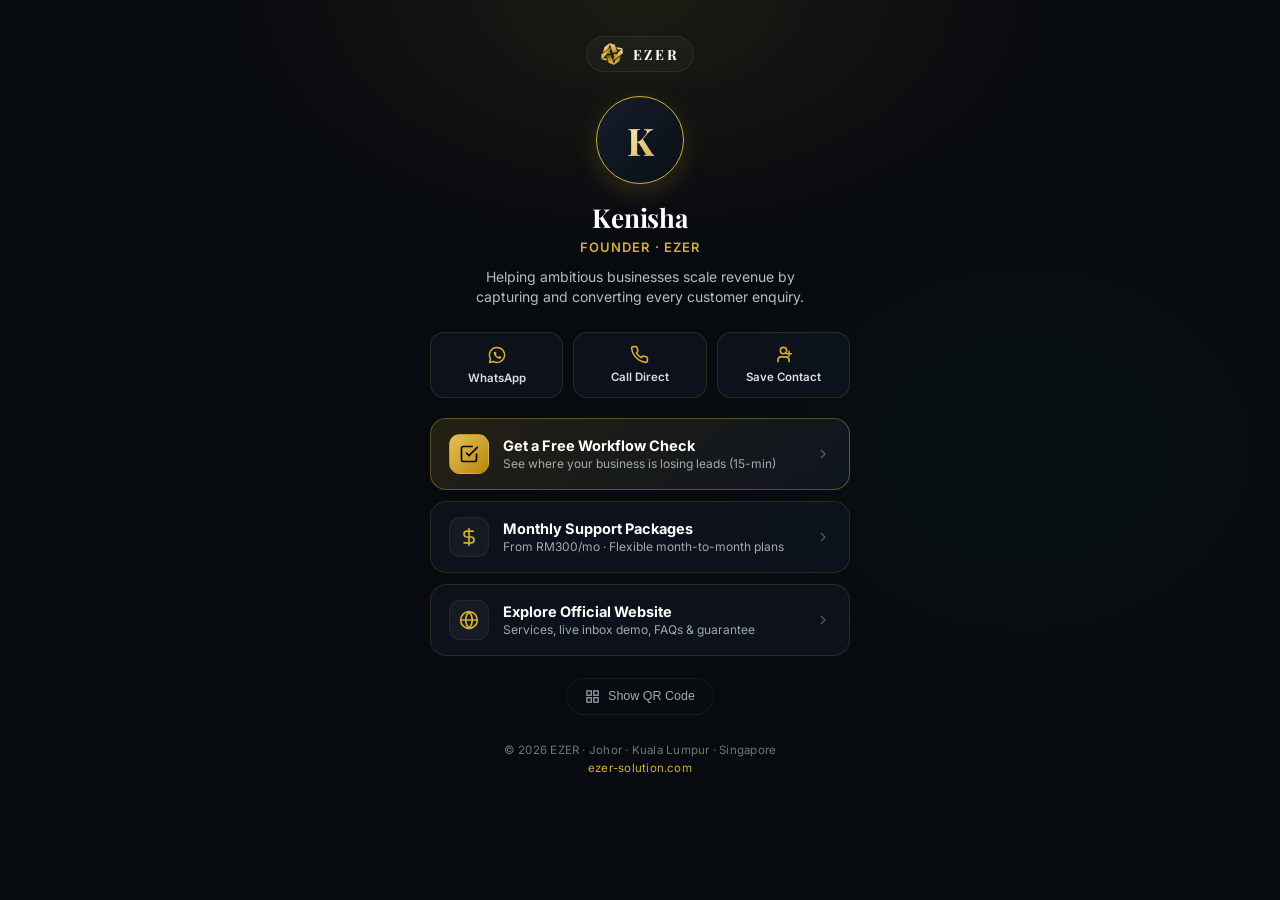
<file: founder/index.html>
<!DOCTYPE html>
<html lang="en">
<head>
<meta charset="utf-8">
<meta name="viewport" content="width=device-width, initial-scale=1">
<title>Kenisha · Founder of EZER | Growth &amp; Enquiry Operations</title>
<meta name="description" content="Connect with Kenisha, founder of EZER. Helping ambitious businesses scale revenue by capturing and converting every customer enquiry.">
<link rel="canonical" href="https://www.ezer-solution.com/founder">
<meta name="robots" content="index, follow">
<meta name="theme-color" content="#070A0F">

<!-- OpenGraph / Social Share -->
<meta property="og:type" content="profile">
<meta property="og:site_name" content="EZER">
<meta property="og:title" content="Kenisha · Founder of EZER">
<meta property="og:description" content="Helping ambitious businesses scale revenue by capturing and converting every customer enquiry.">
<meta property="og:image" content="https://www.ezer-solution.com/assets/og-image.jpg">
<meta property="og:url" content="https://www.ezer-solution.com/founder">
<meta name="twitter:card" content="summary_large_image">
<meta name="twitter:title" content="Kenisha · Founder of EZER">
<meta name="twitter:description" content="Helping ambitious businesses scale revenue by capturing and converting every customer enquiry.">
<meta name="twitter:image" content="https://www.ezer-solution.com/assets/og-image.jpg">

<!-- Icons -->
<link rel="icon" href="/favicon.svg" type="image/svg+xml">
<link rel="icon" href="/assets/favicon-32.png" sizes="32x32" type="image/png">
<link rel="apple-touch-icon" href="/assets/apple-touch-icon.png">

<!-- Fonts -->
<link rel="preconnect" href="https://fonts.googleapis.com">
<link rel="preconnect" href="https://fonts.gstatic.com" crossorigin>
<link href="https://fonts.googleapis.com/css2?family=Inter:wght@400;500;600;700&family=Playfair+Display:ital,wght@0,600;0,700;1,600&display=swap" rel="stylesheet">

<style>
:root {
  --bg: #070A0F;
  --card-bg: rgba(16, 22, 34, 0.65);
  --card-border: rgba(212, 175, 55, 0.16);
  --card-hover-border: rgba(212, 175, 55, 0.45);
  --gold: #D4AF37;
  --gold-glow: rgba(212, 175, 55, 0.18);
  --text-main: #FFFFFF;
  --text-sub: #9EABB2;
  --radius: 16px;
}

* { box-sizing: border-box; margin: 0; padding: 0; }
body {
  font-family: 'Inter', -apple-system, BlinkMacSystemFont, sans-serif;
  background-color: var(--bg);
  background-image: 
    radial-gradient(600px 350px at 50% 0%, rgba(212, 175, 55, 0.10), transparent 70%),
    radial-gradient(500px 400px at 80% 50%, rgba(31, 143, 78, 0.05), transparent 70%);
  color: var(--text-main);
  min-height: 100vh;
  display: flex;
  flex-direction: column;
  align-items: center;
  padding: 36px 20px 44px;
  -webkit-font-smoothing: antialiased;
}

.profile-wrap {
  width: 100%;
  max-width: 420px;
  display: flex;
  flex-direction: column;
  align-items: center;
}

/* Top Brand Logo - Minimalist */
.brand-pill {
  display: inline-flex;
  align-items: center;
  gap: 10px;
  text-decoration: none;
  color: #fff;
  margin-bottom: 24px;
  padding: 6px 14px;
  border-radius: 999px;
  background: rgba(255, 255, 255, 0.03);
  border: 1px solid rgba(255, 255, 255, 0.08);
  transition: all .2s;
}
.brand-pill:hover {
  border-color: var(--gold);
  transform: translateY(-1px);
}
.brand-pill span {
  font-family: 'Playfair Display', serif;
  font-weight: 700;
  font-size: 14px;
  letter-spacing: .18em;
}

/* Founder Avatar - Clean & Elegant */
.avatar-frame {
  width: 88px;
  height: 88px;
  border-radius: 50%;
  background: linear-gradient(135deg, #151D2A, #0A0F17);
  border: 1.5px solid var(--gold);
  box-shadow: 0 8px 24px var(--gold-glow);
  display: flex;
  align-items: center;
  justify-content: center;
  margin-bottom: 16px;
  position: relative;
  overflow: hidden;
}
.avatar-letter {
  font-family: 'Playfair Display', serif;
  font-weight: 700;
  font-size: 38px;
  background: linear-gradient(135deg, #FFF6DD, #D4AF37);
  -webkit-background-clip: text;
  -webkit-text-fill-color: transparent;
}

/* Identity Typography */
.founder-name {
  font-family: 'Playfair Display', serif;
  font-weight: 700;
  font-size: 26px;
  letter-spacing: -.01em;
  margin-bottom: 4px;
  text-align: center;
}
.founder-title {
  font-size: 13px;
  font-weight: 600;
  color: var(--gold);
  letter-spacing: .08em;
  text-transform: uppercase;
  margin-bottom: 12px;
  text-align: center;
}
.founder-mission {
  font-size: 14px;
  line-height: 1.45;
  color: #B4C0BA;
  text-align: center;
  max-width: 340px;
  margin-bottom: 24px;
  font-weight: 400;
}

/* Quick Action Trio Bar */
.quick-trio {
  width: 100%;
  display: grid;
  grid-template-columns: repeat(3, 1fr);
  gap: 10px;
  margin-bottom: 20px;
}
.trio-btn {
  display: flex;
  flex-direction: column;
  align-items: center;
  justify-content: center;
  gap: 6px;
  padding: 12px 6px;
  background: var(--card-bg);
  border: 1px solid var(--card-border);
  border-radius: 14px;
  text-decoration: none;
  color: #fff;
  transition: all .2s;
  backdrop-filter: blur(10px);
  -webkit-backdrop-filter: blur(10px);
}
.trio-btn:hover {
  background: rgba(28, 38, 56, 0.85);
  border-color: var(--gold);
  transform: translateY(-2px);
}
.trio-btn svg {
  color: var(--gold);
}
.trio-btn span {
  font-size: 11.5px;
  font-weight: 600;
  color: #D6E0DC;
}

/* High-Impact Link Stack */
.link-stack {
  width: 100%;
  display: flex;
  flex-direction: column;
  gap: 11px;
  margin-bottom: 22px;
}
.card {
  width: 100%;
  display: flex;
  align-items: center;
  gap: 14px;
  padding: 15px 18px;
  background: var(--card-bg);
  border: 1px solid var(--card-border);
  border-radius: var(--radius);
  text-decoration: none;
  color: var(--text-main);
  backdrop-filter: blur(10px);
  -webkit-backdrop-filter: blur(10px);
  transition: all .2s;
}
.card:hover {
  background: rgba(24, 32, 48, 0.85);
  border-color: var(--card-hover-border);
  transform: translateY(-2px);
  box-shadow: 0 8px 24px rgba(0, 0, 0, 0.4);
}

/* Featured Gold Card (Workflow Check) */
.card--featured {
  background: linear-gradient(135deg, rgba(212, 175, 55, 0.14), rgba(16, 22, 34, 0.85));
  border: 1.5px solid rgba(212, 175, 55, 0.38);
}
.card--featured:hover {
  border-color: var(--gold);
  box-shadow: 0 10px 28px var(--gold-glow);
}

.card-icon {
  width: 40px;
  height: 40px;
  border-radius: 11px;
  background: rgba(255, 255, 255, 0.04);
  display: flex;
  align-items: center;
  justify-content: center;
  flex-shrink: 0;
  color: var(--gold);
  border: 1px solid rgba(255, 255, 255, 0.06);
}
.card--featured .card-icon {
  background: linear-gradient(135deg, #E5C158, #B8860B);
  color: #070A0F;
  border-color: transparent;
}
.card-info {
  flex: 1;
  min-width: 0;
}
.card-title {
  font-size: 14.5px;
  font-weight: 700;
  color: #FFFFFF;
  margin-bottom: 2px;
}
.card-sub {
  font-size: 12px;
  color: var(--text-sub);
}
.card-chevron {
  color: rgba(255, 255, 255, 0.3);
  transition: transform .2s, color .2s;
}
.card:hover .card-chevron {
  color: #fff;
  transform: translateX(3px);
}

/* QR Code Toggle */
.qr-trigger {
  background: none;
  border: 1px solid rgba(255, 255, 255, 0.08);
  padding: 10px 18px;
  border-radius: 999px;
  color: var(--text-sub);
  font-size: 12.5px;
  font-weight: 500;
  display: inline-flex;
  align-items: center;
  gap: 8px;
  cursor: pointer;
  transition: all .2s;
  margin-bottom: 28px;
}
.qr-trigger:hover {
  color: var(--gold);
  border-color: rgba(212, 175, 55, 0.3);
  background: rgba(255, 255, 255, 0.02);
}

/* Minimal Footer */
.footer-text {
  font-size: 11.5px;
  color: #6C7A74;
  text-align: center;
  letter-spacing: .02em;
}
.footer-text a {
  color: var(--gold);
  text-decoration: none;
}
.footer-text a:hover {
  text-decoration: underline;
}

/* QR Modal */
.modal-overlay {
  position: fixed;
  inset: 0;
  background: rgba(0, 0, 0, 0.85);
  backdrop-filter: blur(10px);
  -webkit-backdrop-filter: blur(10px);
  display: none;
  align-items: center;
  justify-content: center;
  z-index: 1000;
  padding: 20px;
}
.modal-overlay.is-active { display: flex; }
.modal-card {
  background: #0D121B;
  border: 1px solid rgba(212, 175, 55, 0.3);
  border-radius: 24px;
  padding: 28px 24px;
  max-width: 340px;
  width: 100%;
  text-align: center;
  position: relative;
  box-shadow: 0 20px 50px rgba(0,0,0,0.8);
}
.modal-close {
  position: absolute;
  top: 14px;
  right: 14px;
  background: rgba(255, 255, 255, 0.08);
  border: 0;
  color: #fff;
  width: 28px;
  height: 28px;
  border-radius: 50%;
  cursor: pointer;
  font-size: 16px;
  display: flex;
  align-items: center;
  justify-content: center;
}
.modal-close:hover { background: rgba(255, 255, 255, 0.16); }
.qr-img {
  width: 210px;
  height: 210px;
  border-radius: 16px;
  margin: 16px auto;
  display: block;
  background: #fff;
  padding: 8px;
}
.modal-dl {
  font-size: 12px;
  color: var(--gold);
  text-decoration: none;
  font-weight: 600;
  display: inline-flex;
  align-items: center;
  gap: 6px;
  margin-top: 10px;
}
.modal-dl:hover { text-decoration: underline; }

/* Toast */
.toast {
  position: fixed;
  bottom: 24px;
  background: #1F8F4E;
  color: #fff;
  padding: 10px 20px;
  border-radius: 999px;
  font-size: 13px;
  font-weight: 600;
  opacity: 0;
  visibility: hidden;
  transform: translateY(12px);
  transition: all .25s ease;
  z-index: 2000;
  box-shadow: 0 8px 24px rgba(0,0,0,0.4);
}
.toast.is-show {
  opacity: 1;
  visibility: visible;
  transform: translateY(0);
}
</style>
</head>
<body>

<main class="profile-wrap">
  <!-- Minimalist Brand Header -->
  <a class="brand-pill" href="/" title="EZER Official Website">
    <svg width="22" height="22" viewBox="-160 -160 320 320" aria-hidden="true" style="display:block;flex-shrink:0;"><defs>
    <linearGradient id="goldArm0" x1="0%" y1="0%" x2="100%" y2="100%">
      <stop offset="0%" stop-color="#FFF8E0" />
      <stop offset="35%" stop-color="#EAC667" />
      <stop offset="70%" stop-color="#D4AF37" />
      <stop offset="100%" stop-color="#9C7721" />
    </linearGradient>
    <linearGradient id="goldArm1" x1="100%" y1="0%" x2="0%" y2="100%">
      <stop offset="0%" stop-color="#FFF2CA" />
      <stop offset="40%" stop-color="#E2BE5E" />
      <stop offset="80%" stop-color="#C59B27" />
      <stop offset="100%" stop-color="#805908" />
    </linearGradient>
    <linearGradient id="goldArm2" x1="0%" y1="100%" x2="100%" y2="0%">
      <stop offset="0%" stop-color="#ECC665" />
      <stop offset="50%" stop-color="#D4AF37" />
      <stop offset="100%" stop-color="#946E19" />
    </linearGradient>
    <linearGradient id="goldArm3" x1="50%" y1="100%" x2="50%" y2="0%">
      <stop offset="0%" stop-color="#DFBA52" />
      <stop offset="45%" stop-color="#C59B27" />
      <stop offset="100%" stop-color="#734F08" />
    </linearGradient>
    <linearGradient id="textGold" x1="0%" y1="0%" x2="100%" y2="0%">
      <stop offset="0%" stop-color="#FFF5D6" />
      <stop offset="40%" stop-color="#EAC667" />
      <stop offset="100%" stop-color="#D4AF37" />
    </linearGradient>
    <filter id="markShadow" x="-30%" y="-30%" width="160%" height="160%">
      <feDropShadow dx="0" dy="8" stdDeviation="12" flood-color="#000" flood-opacity="0.65" />
    </filter>
</defs>
  <g filter="url(#markShadow)">
    <path d="M -34.5,-156.0 L 40.5,-136.0 L 77.5,-30.0 L 34.5,-21.0 L 12.5,-20.0 L -32.5,-152.0 L -54.5,-80.0 L -129.5,-24.0 L -109.5,-97.0 L -35.5,-155.0 Z" fill="url(#goldArm0)" stroke="#FDF0C8" stroke-width="0.75" />
    <path d="M 64.5,-97.0 L 149.5,-82.0 L 154.5,-10.0 L 19.5,92.0 L 15.5,74.0 L 34.5,43.0 L 22.5,8.0 L 60.5,1.0 L 50.5,25.0 L 147.5,-80.0 L 93.5,-62.0 L 64.5,-96.0 Z" fill="url(#goldArm1)" stroke="#FDF0C8" stroke-width="0.75" />
    <path d="M -23.5,-92.0 L -17.5,-76.0 L -36.5,-44.0 L -26.5,-13.0 L -61.5,-4.0 L -52.5,-26.0 L -146.5,76.0 L -144.5,78.0 L -95.5,59.0 L -67.5,96.0 L -149.5,78.0 L -154.5,8.0 L -24.5,-91.0 Z" fill="url(#goldArm2)" stroke="#FDF0C8" stroke-width="0.75" />
    <path d="M -19.5,15.0 L 29.5,153.0 L 49.5,85.0 L 127.5,25.0 L 108.5,100.0 L 30.5,156.0 L -46.5,126.0 L -80.5,26.0 L -20.5,16.0 Z" fill="url(#goldArm3)" stroke="#FDF0C8" stroke-width="0.75" />
  </g>
</svg>
    <span>EZER</span>
  </a>

  <!-- Elegant Avatar (No Blinking Status Dot) -->
  <div class="avatar-frame" id="avatarBox">
    <span class="avatar-letter">K</span>
  </div>

  <!-- Identity -->
  <h1 class="founder-name">Kenisha</h1>
  <p class="founder-title">Founder · EZER</p>
  <p class="founder-mission">Helping ambitious businesses scale revenue by capturing and converting every customer enquiry.</p>

  <!-- Quick Action Trio: WhatsApp | Call | Save Contact -->
  <div class="quick-trio">
    <a class="trio-btn" href="https://wa.me/601160547134?text=Hi%20Kenisha%2C%20I%20scanned%20your%20QR%20code%20and%20wanted%20to%20connect%20about%20EZER." target="_blank" rel="noopener">
      <svg width="20" height="20" viewBox="0 0 24 24" fill="currentColor"><path d="M12 3a9 9 0 0 0-7.8 13.5L3 21l4.6-1.2A9 9 0 1 0 12 3z" fill="none" stroke="currentColor" stroke-width="1.8" stroke-linejoin="round"/><path d="M8.8 8.6c.2-.5.5-.5.8-.5h.5c.2 0 .4 0 .6.5l.7 1.6c.1.2 0 .4-.1.6l-.4.5c-.1.2-.2.3 0 .6.4.7 1.4 1.8 2.6 2.3.3.1.5.1.6-.1l.6-.7c.2-.2.4-.2.6-.1l1.6.8c.2.1.4.2.4.4 0 .7-.4 1.5-1.1 1.8-.7.3-1.6.4-3.4-.4-2.2-1-3.6-3.3-3.8-3.6-.2-.3-.9-1.3-.9-2.4 0-1 .5-1.5.7-1.7z"/></svg>
      <span>WhatsApp</span>
    </a>
    <a class="trio-btn" href="tel:+601160547134">
      <svg width="19" height="19" viewBox="0 0 24 24" fill="none" stroke="currentColor" stroke-width="2" stroke-linecap="round" stroke-linejoin="round"><path d="M22 16.92v3a2 2 0 0 1-2.18 2 19.79 19.79 0 0 1-8.63-3.07 19.5 19.5 0 0 1-6-6 19.79 19.79 0 0 1-3.07-8.67A2 2 0 0 1 4.11 2h3a2 2 0 0 1 2 1.72 12.84 12.84 0 0 0 .7 2.81 2 2 0 0 1-.45 2.11L8.09 9.91a16 16 0 0 0 6 6l1.27-1.27a2 2 0 0 1 2.11-.45 12.84 12.84 0 0 0 2.81.7A2 2 0 0 1 22 16.92z"/></svg>
      <span>Call Direct</span>
    </a>
    <a class="trio-btn" id="saveContactBtn" href="/assets/kenisha-ezer.vcf" download="Kenisha-EZER.vcf">
      <svg width="19" height="19" viewBox="0 0 24 24" fill="none" stroke="currentColor" stroke-width="2" stroke-linecap="round" stroke-linejoin="round"><path d="M19 21v-2a4 4 0 0 0-4-4H9a4 4 0 0 0-4 4v2"/><circle cx="12" cy="7" r="4"/><path d="M19 8v6m3-3h-6"/></svg>
      <span>Save Contact</span>
    </a>
  </div>

  <!-- Focused Action Cards -->
  <div class="link-stack">

    <!-- 1. Free Enquiry Workflow Check (Gold Featured) -->
    <a class="card card--featured" href="/#contact?utm_source=founder_qr">
      <div class="card-icon">
        <svg width="20" height="20" viewBox="0 0 24 24" fill="none" stroke="currentColor" stroke-width="2" stroke-linecap="round" stroke-linejoin="round"><path d="M9 11l3 3L22 4"/><path d="M21 12v7a2 2 0 0 1-2 2H5a2 2 0 0 1-2-2V5a2 2 0 0 1 2-2h11"/></svg>
      </div>
      <div class="card-info">
        <div class="card-title">Get a Free Workflow Check</div>
        <div class="card-sub">See where your business is losing leads (15-min)</div>
      </div>
      <svg class="card-chevron" width="16" height="16" viewBox="0 0 24 24" fill="none" stroke="currentColor" stroke-width="2"><path d="M9 18l6-6-6-6"/></svg>
    </a>

    <!-- 2. Pricing & Monthly Packages -->
    <a class="card" href="/#packages?utm_source=founder_qr">
      <div class="card-icon">
        <svg width="20" height="20" viewBox="0 0 24 24" fill="none" stroke="currentColor" stroke-width="2" stroke-linecap="round" stroke-linejoin="round"><path d="M12 2v20M17 5H9.5a3.5 3.5 0 0 0 0 7h5a3.5 3.5 0 0 1 0 7H6"/></svg>
      </div>
      <div class="card-info">
        <div class="card-title">Monthly Support Packages</div>
        <div class="card-sub">From RM300/mo · Flexible month-to-month plans</div>
      </div>
      <svg class="card-chevron" width="16" height="16" viewBox="0 0 24 24" fill="none" stroke="currentColor" stroke-width="2"><path d="M9 18l6-6-6-6"/></svg>
    </a>

    <!-- 3. Official Website -->
    <a class="card" href="/?utm_source=founder_qr">
      <div class="card-icon">
        <svg width="20" height="20" viewBox="0 0 24 24" fill="none" stroke="currentColor" stroke-width="2" stroke-linecap="round" stroke-linejoin="round"><circle cx="12" cy="12" r="10"/><path d="M2 12h20M12 2a15.3 15.3 0 0 1 4 10 15.3 15.3 0 0 1-4 10 15.3 15.3 0 0 1-4-10 15.3 15.3 0 0 1 4-10z"/></svg>
      </div>
      <div class="card-info">
        <div class="card-title">Explore Official Website</div>
        <div class="card-sub">Services, live inbox demo, FAQs &amp; guarantee</div>
      </div>
      <svg class="card-chevron" width="16" height="16" viewBox="0 0 24 24" fill="none" stroke="currentColor" stroke-width="2"><path d="M9 18l6-6-6-6"/></svg>
    </a>
  </div>

  <!-- Subtle QR Scanner Button -->
  <button class="qr-trigger" id="openQrBtn" type="button">
    <svg width="15" height="15" viewBox="0 0 24 24" fill="none" stroke="currentColor" stroke-width="2"><rect x="3" y="3" width="7" height="7"/><rect x="14" y="3" width="7" height="7"/><rect x="14" y="14" width="7" height="7"/><rect x="3" y="14" width="7" height="7"/></svg>
    Show QR Code
  </button>

  <!-- Clean Minimal Footer -->
  <footer class="footer-text">
    <p>© 2026 EZER · Johor · Kuala Lumpur · Singapore</p>
    <p style="margin-top: 4px;"><a href="/">ezer-solution.com</a></p>
  </footer>
</main>

<!-- QR Modal -->
<div class="modal-overlay" id="qrModal" role="dialog" aria-modal="true" aria-label="Founder QR Code">
  <div class="modal-card">
    <button class="modal-close" id="closeQrBtn" type="button" aria-label="Close modal">×</button>
    <h3 style="font-family:'Playfair Display',serif; font-size:19px; color:#fff;">Scan to Connect</h3>
    <p style="font-size:12.5px; color:#9EABB2; margin-top:4px;">Scan with phone camera</p>
    <img class="qr-img" src="/assets/founder-qr-clean.png" alt="QR Code for Kenisha - EZER">
    <p style="font-size: 12px; color: var(--gold); font-weight: 600;">ezer-solution.com/founder</p>
    <a class="modal-dl" href="/assets/founder-qr.png" download="EZER-Kenisha-QR.png">
      <svg width="14" height="14" viewBox="0 0 24 24" fill="none" stroke="currentColor" stroke-width="2" stroke-linecap="round" stroke-linejoin="round"><path d="M21 15v4a2 2 0 0 1-2 2H5a2 2 0 0 1-2-2v-4"/><polyline points="7 10 12 15 17 10"/><line x1="12" y1="15" x2="12" y2="3"/></svg>
      Download High-Res QR Card
    </a>
  </div>
</div>

<div class="toast" id="toast">Contact downloaded! Check your downloads.</div>

<!-- Scripts -->
<script src="/config.js"></script>
<script>
// Check if founder photo exists in EZER_CONFIG
try {
  if (typeof EZER_CONFIG !== 'undefined' && EZER_CONFIG.founderPhoto) {
    const avatar = document.getElementById('avatarBox');
    if (avatar) {
      avatar.innerHTML = `<img src="${EZER_CONFIG.founderPhoto}" alt="Kenisha" style="width:100%;height:100%;object-fit:cover;">`;
    }
  }
} catch (e) {}

// QR modal toggle
const modal = document.getElementById('qrModal');
const openBtn = document.getElementById('openQrBtn');
const closeBtn = document.getElementById('closeQrBtn');

if (openBtn && modal) {
  openBtn.addEventListener('click', () => modal.classList.add('is-active'));
}
if (closeBtn && modal) {
  closeBtn.addEventListener('click', () => modal.classList.remove('is-active'));
}
if (modal) {
  modal.addEventListener('click', (e) => {
    if (e.target === modal) modal.classList.remove('is-active');
  });
}

// vCard save feedback
const saveBtn = document.getElementById('saveContactBtn');
const toast = document.getElementById('toast');
if (saveBtn && toast) {
  saveBtn.addEventListener('click', () => {
    toast.classList.add('is-show');
    setTimeout(() => toast.classList.remove('is-show'), 3500);
  });
}
</script>
</body>
</html>
</file>
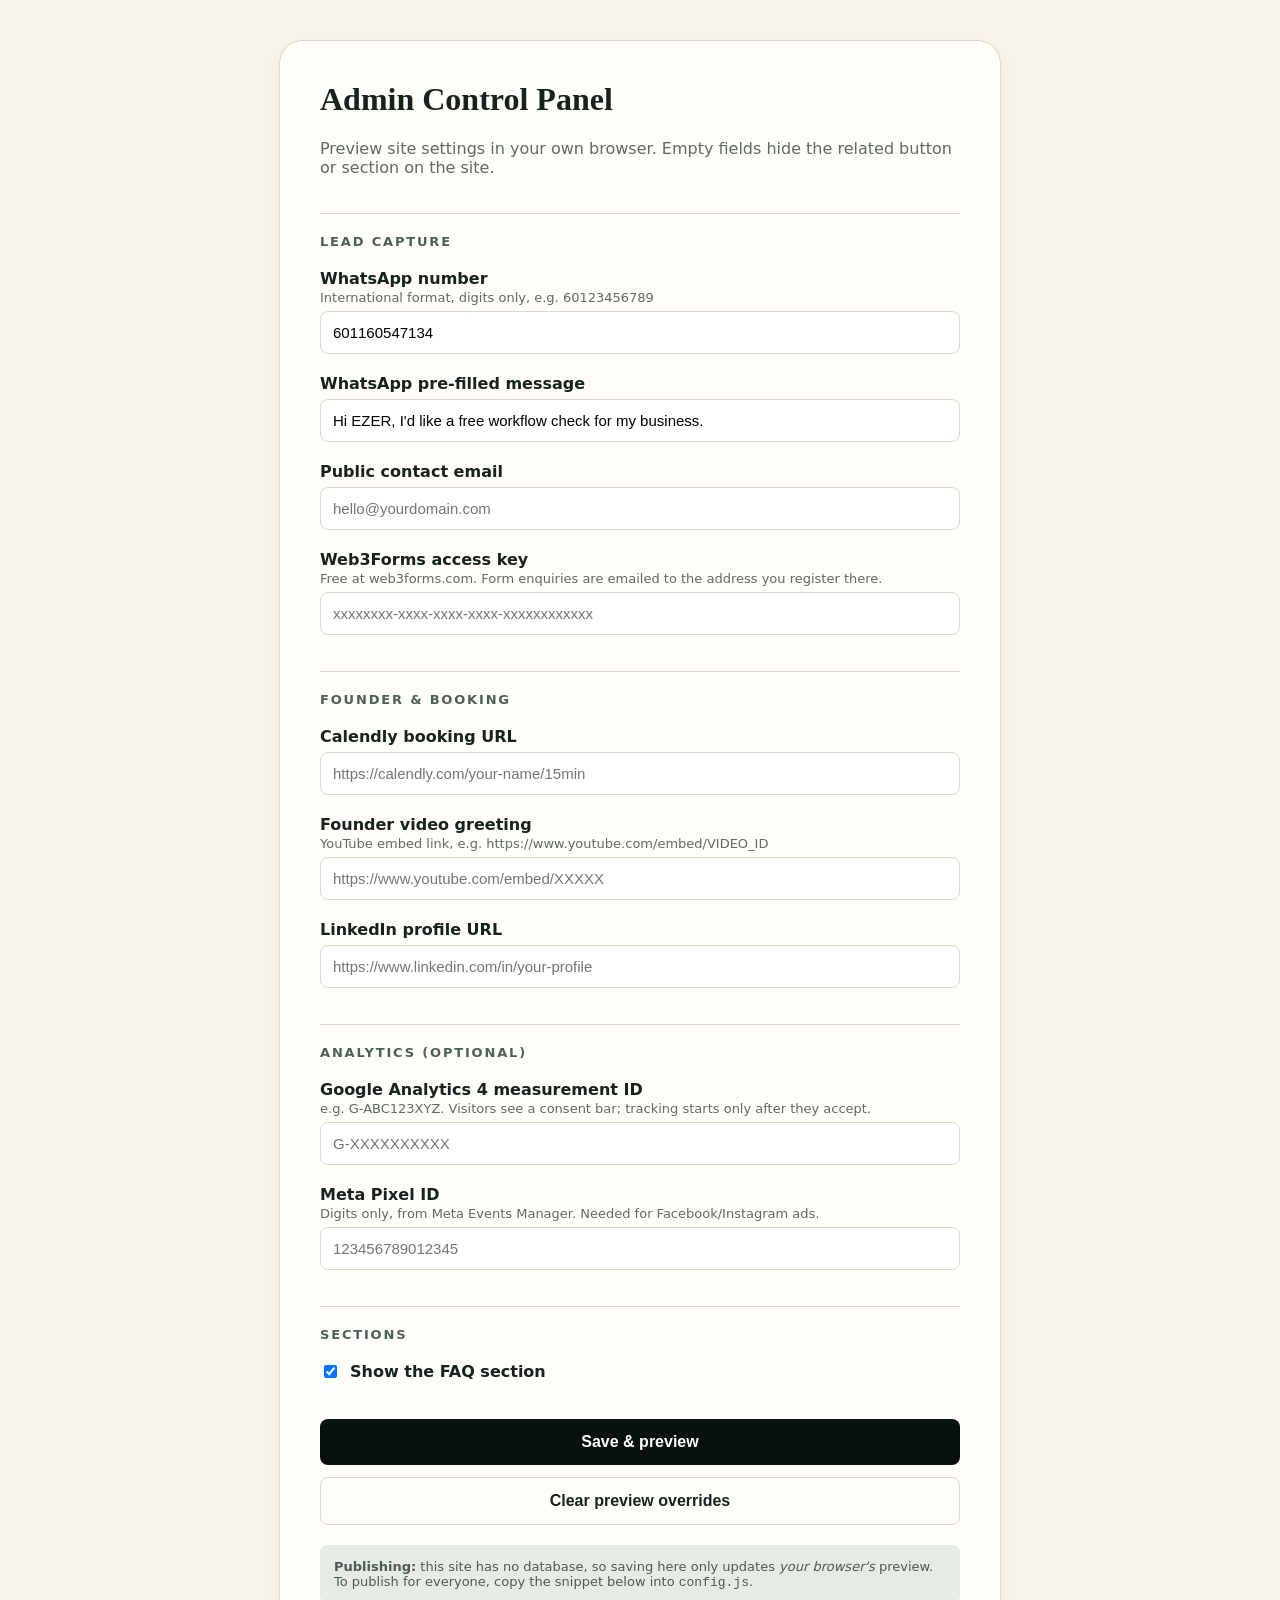
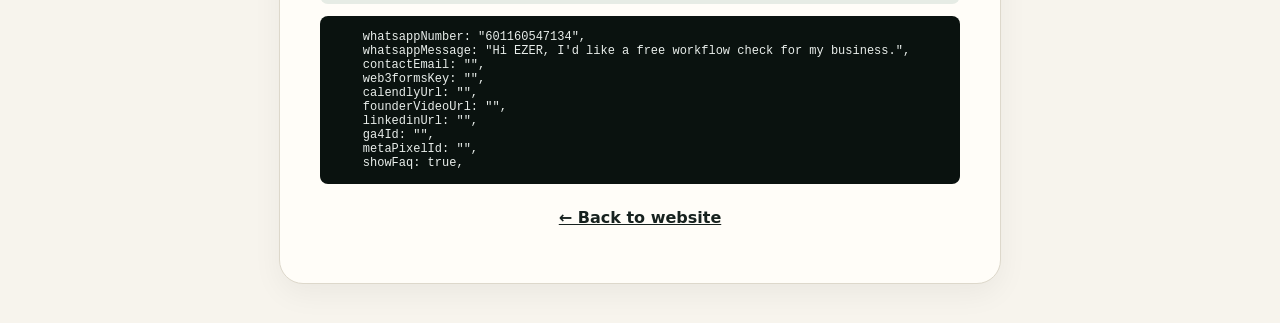
<file: admin.html>
<!DOCTYPE html>
<html lang="en">
<head>
<meta charset="UTF-8">
<meta name="viewport" content="width=device-width, initial-scale=1">
<meta name="robots" content="noindex, nofollow">
<title>EZER Admin Panel</title>
<style>
  body { font-family: 'Inter', system-ui, sans-serif; background: #f7f4ed; color: #17221f; padding: 40px 16px; margin: 0; }
  .container { max-width: 640px; margin: 0 auto; background: #fffdf8; padding: 40px; border-radius: 24px; border: 1px solid #ddd8cb; box-shadow: 0 10px 30px rgba(0,0,0,0.05); }
  h1 { font-family: Georgia, serif; margin-top: 0; }
  h2 { font-size: 13px; letter-spacing: .14em; text-transform: uppercase; color: #4b6253; margin: 36px 0 0; padding-top: 20px; border-top: 1px solid #ddd8cb; }
  label { display: block; font-weight: 600; margin-bottom: 6px; margin-top: 20px; }
  .hint { display: block; font-size: 13px; color: #5f6a65; font-weight: 400; margin-top: 2px; }
  input[type=text], input[type=url], input[type=email], input[type=tel] { width: 100%; padding: 12px; border: 1px solid #ddd8cb; border-radius: 8px; font-size: 15px; box-sizing: border-box; }
  .check { display: flex; gap: 10px; align-items: center; font-weight: 600; margin-top: 20px; }
  .btn { display: inline-block; background: #0a120f; color: #fff; padding: 14px 24px; border-radius: 8px; font-weight: 600; cursor: pointer; border: none; margin-top: 32px; width: 100%; font-size: 16px; }
  .btn:hover { background: #17221f; }
  .btn--ghost { background: transparent; color: #17221f; border: 1px solid #ddd8cb; margin-top: 12px; }
  .note { font-size: 13px; color: #4b5a54; margin-top: 20px; background: #e6ece5; padding: 14px; border-radius: 8px; }
  .status { margin-top: 16px; padding: 12px; border-radius: 8px; background: #e6ece5; font-weight: 600; }
  pre { white-space: pre-wrap; word-break: break-all; background: #0a120f; color: #e9eeeb; padding: 14px; border-radius: 8px; font-size: 12px; }
</style>
</head>
<body>
<div class="container">
  <h1>Admin Control Panel</h1>
  <p style="color:#5f6a65">Preview site settings in your own browser. Empty fields hide the related button or section on the site.</p>

  <form id="adminForm" novalidate>
    <h2>Lead capture</h2>
    <label for="whatsappNumber">WhatsApp number <span class="hint">International format, digits only, e.g. 60123456789</span></label>
    <input type="tel" id="whatsappNumber" placeholder="60123456789">
    <label for="whatsappMessage">WhatsApp pre-filled message</label>
    <input type="text" id="whatsappMessage">
    <label for="contactEmail">Public contact email</label>
    <input type="email" id="contactEmail" placeholder="hello@yourdomain.com">
    <label for="web3formsKey">Web3Forms access key <span class="hint">Free at web3forms.com. Form enquiries are emailed to the address you register there.</span></label>
    <input type="text" id="web3formsKey" placeholder="xxxxxxxx-xxxx-xxxx-xxxx-xxxxxxxxxxxx">

    <h2>Founder &amp; booking</h2>
    <label for="calendlyUrl">Calendly booking URL</label>
    <input type="url" id="calendlyUrl" placeholder="https://calendly.com/your-name/15min">
    <label for="founderVideoUrl">Founder video greeting <span class="hint">YouTube embed link, e.g. https://www.youtube.com/embed/VIDEO_ID</span></label>
    <input type="url" id="founderVideoUrl" placeholder="https://www.youtube.com/embed/XXXXX">
    <label for="linkedinUrl">LinkedIn profile URL</label>
    <input type="url" id="linkedinUrl" placeholder="https://www.linkedin.com/in/your-profile">

    <h2>Analytics (optional)</h2>
    <label for="ga4Id">Google Analytics 4 measurement ID <span class="hint">e.g. G-ABC123XYZ. Visitors see a consent bar; tracking starts only after they accept.</span></label>
    <input type="text" id="ga4Id" placeholder="G-XXXXXXXXXX">
    <label for="metaPixelId">Meta Pixel ID <span class="hint">Digits only, from Meta Events Manager. Needed for Facebook/Instagram ads.</span></label>
    <input type="text" id="metaPixelId" inputmode="numeric" placeholder="123456789012345">

    <h2>Sections</h2>
    <label class="check"><input type="checkbox" id="showFaq"> Show the FAQ section</label>

    <button type="submit" class="btn">Save &amp; preview</button>
    <button type="button" class="btn btn--ghost" id="resetBtn">Clear preview overrides</button>
    <p class="status" id="status" role="status" hidden></p>
  </form>

  <div class="note">
    <strong>Publishing:</strong> this site has no database, so saving here only updates <em>your browser's</em> preview. To publish for everyone, copy the snippet below into <code>config.js</code>.
  </div>
  <pre id="snippet" aria-label="config.js snippet"></pre>

  <p style="text-align:center;margin-top:24px"><a href="index.html" style="color:#17221f;font-weight:600">&larr; Back to website</a></p>
</div>

<script src="config.js"></script>
<script>
  const FIELDS = ['whatsappNumber', 'whatsappMessage', 'contactEmail', 'web3formsKey', 'calendlyUrl', 'founderVideoUrl', 'linkedinUrl', 'ga4Id', 'metaPixelId'];
  const $ = id => document.getElementById(id);
  const status = $('status');

  const render = () => {
    FIELDS.forEach(k => { $(k).value = EZER_CONFIG[k] || ''; });
    $('showFaq').checked = Boolean(EZER_CONFIG.showFaq);
    const snippet = {};
    FIELDS.forEach(k => { snippet[k] = EZER_CONFIG[k] || ''; });
    snippet.showFaq = Boolean(EZER_CONFIG.showFaq);
    $('snippet').textContent = Object.entries(snippet).map(([k, v]) => `    ${k}: ${JSON.stringify(v)},`).join('\n');
  };

  const validUrl = (v, host) => { if (!v) return true; try { const u = new URL(v); return u.protocol === 'https:' && u.hostname.endsWith(host); } catch { return false; } };

  $('adminForm').addEventListener('submit', e => {
    e.preventDefault();
    const next = {};
    FIELDS.forEach(k => { next[k] = $(k).value.trim(); });
    next.whatsappNumber = next.whatsappNumber.replace(/\D/g, '');
    next.showFaq = $('showFaq').checked;

    const errors = [];
    if (next.contactEmail && !/^[^\s@]+@[^\s@]+\.[^\s@]+$/.test(next.contactEmail)) errors.push('Contact email looks invalid.');
    if (!validUrl(next.calendlyUrl, 'calendly.com')) errors.push('Calendly URL must start with https://calendly.com/');
    if (!validUrl(next.linkedinUrl, 'linkedin.com')) errors.push('LinkedIn URL must be an https://linkedin.com link.');
    if (next.founderVideoUrl && !/^https:\/\/(www\.)?(youtube\.com|youtube-nocookie\.com|player\.vimeo\.com)\//.test(next.founderVideoUrl)) errors.push('Video must be a YouTube or Vimeo embed link.');
    if (next.whatsappNumber && next.whatsappNumber.length < 8) errors.push('WhatsApp number looks too short.');
    next.ga4Id = next.ga4Id.toUpperCase();
    if (next.ga4Id && !/^G-[A-Z0-9]{4,12}$/.test(next.ga4Id)) errors.push('GA4 ID should look like G-ABC123XYZ.');
    if (next.metaPixelId && !/^\d{10,20}$/.test(next.metaPixelId)) errors.push('Meta Pixel ID should be digits only.');
    if (errors.length) { status.textContent = errors.join(' '); status.style.background = '#fdf3f1'; status.hidden = false; return; }

    let saved = {};
    try { saved = JSON.parse(localStorage.getItem('ezer_admin_config') || '{}'); } catch { saved = {}; }
    const merged = Object.assign(saved, next);
    localStorage.setItem('ezer_admin_config', JSON.stringify(merged));
    Object.assign(EZER_CONFIG, merged);
    render();
    status.textContent = 'Saved. Open the website in this browser to preview.';
    status.style.background = '#e6ece5';
    status.hidden = false;
  });

  $('resetBtn').addEventListener('click', () => {
    localStorage.removeItem('ezer_admin_config');
    status.textContent = 'Preview overrides cleared. Reload to see values from config.js.';
    status.hidden = false;
  });

  render();
</script>
</body>
</html>
</file>
<file: styles.css>
/* =========================================================================
   EZER — design system & page styles
   Tokens -> base -> layout -> components -> sections -> utilities
   ========================================================================= */

:root {
  --bg: #f7f4ed;
  --surface: #fffdf8;
  --ink: #17221f;
  --muted: #5f6a65;
  --line: #ddd8cb;
  --sage: #718878;
  --sage-ink: #4b6253;
  --sage-soft: #e6ece5;
  --gold: #b79b63;
  --gold-ink: #85693a;
  --gold-soft: #f4ecdb;
  --dark: #0a120f;
  --dark-2: #121c18;
  --danger: #b42318;
  --danger-soft: #fdf3f1;
  --radius-lg: 28px;
  --radius: 20px;
  --radius-sm: 14px;
  --nav-h: 76px;
  --shadow-sm: 0 1px 2px rgba(23,34,31,.04), 0 8px 24px rgba(23,34,31,.05);
  --shadow-md: 0 2px 6px rgba(23,34,31,.05), 0 24px 48px rgba(23,34,31,.08);
  --ease: cubic-bezier(.16,1,.3,1);
  --serif: 'Playfair Display', Georgia, serif;
  --sans: 'Inter', system-ui, -apple-system, 'Segoe UI', sans-serif;
}

/* ---------- Base ---------- */
*, *::before, *::after { box-sizing: border-box; }
[hidden] { display: none !important; }
html { scroll-behavior: smooth; scroll-padding-top: calc(var(--nav-h) + 12px); -webkit-text-size-adjust: 100%; }
body { margin: 0; font-family: var(--sans); color: var(--ink); background: var(--bg); line-height: 1.6; overflow-x: hidden; -webkit-font-smoothing: antialiased; }
img { max-width: 100%; display: block; }
a { color: inherit; text-decoration: none; }
button { font: inherit; color: inherit; }
h1, h2, h3, h4 { font-family: var(--serif); line-height: 1.12; letter-spacing: -.02em; margin: 0; font-weight: 700; }
p { margin: 0; }
abbr[title] { text-decoration: underline dotted; cursor: help; }
:focus-visible { outline: 2px solid var(--gold); outline-offset: 3px; border-radius: 6px; }
.skip-link { position: absolute; left: 16px; top: -60px; z-index: 200; background: var(--dark); color: #fff; padding: 10px 16px; border-radius: 10px; }
.skip-link:focus { top: 12px; }
.visually-hidden { position: absolute !important; width: 1px; height: 1px; overflow: hidden; clip: rect(0 0 0 0); white-space: nowrap; }

/* ---------- Layout ---------- */
.container { width: min(1160px, 92%); margin-inline: auto; }
.section { padding: clamp(72px, 9vw, 112px) 0; }
.section--surface { background: var(--surface); border-block: 1px solid var(--line); }
.section--dark { background: var(--dark); color: #e9eeeb; }
.section-head { max-width: 720px; margin-bottom: clamp(40px, 5vw, 56px); }
.section-head--center { margin-inline: auto; text-align: center; }
.section-head h2 { font-size: clamp(32px, 4.2vw, 50px); font-weight: 800; letter-spacing: -.03em; }
.section-head p { margin-top: 18px; font-size: clamp(16px, 1.4vw, 18px); color: var(--muted); max-width: 620px; }
.section-head--center p { margin-inline: auto; }
.section--dark .section-head p { color: #a9b6b0; }
.eyebrow { display: inline-flex; align-items: center; gap: 10px; margin-bottom: 16px; font-size: 12px; font-weight: 800; letter-spacing: .16em; text-transform: uppercase; color: var(--sage-ink); }
.eyebrow::before { content: ''; width: 26px; height: 1px; background: var(--gold); }
.section--dark .eyebrow { color: var(--gold); }
.accent { color: var(--gold-ink); font-style: italic; font-weight: 600; }
.section--dark .accent { color: var(--gold); }

/* ---------- Buttons ---------- */
.btn { display: inline-flex; align-items: center; justify-content: center; gap: 8px; min-height: 48px; padding: 12px 24px; border-radius: 999px; border: 1.5px solid var(--ink); font-weight: 700; font-size: 15px; line-height: 1.2; cursor: pointer; white-space: nowrap; transition: background .25s, color .25s, border-color .25s, box-shadow .25s, transform .25s var(--ease); }
.btn svg { flex: none; transition: transform .25s var(--ease); }
.btn:hover svg { transform: translateX(3px); }
.btn--primary { background: var(--ink); color: #fff; }
.btn--primary:hover { background: #000; box-shadow: 0 10px 24px rgba(10,18,15,.2); transform: translateY(-1px); }
.btn--gold { background: linear-gradient(135deg, #c9ad72, #a8894f); color: #fff; border-color: transparent; box-shadow: 0 10px 24px rgba(183,155,99,.35); }
.btn--gold:hover { background: linear-gradient(135deg, #b79b63, #8c7442); box-shadow: 0 14px 30px rgba(183,155,99,.45); transform: translateY(-1px); }
.btn--ghost { background: transparent; color: var(--ink); border-color: var(--line); }
.btn--ghost:hover { border-color: var(--ink); }
.btn--ghost-light { background: transparent; color: #fff; border-color: rgba(255,255,255,.28); }
.btn--ghost-light:hover { border-color: #fff; background: rgba(255,255,255,.06); }
.btn--whatsapp { background: #1f8f4e; color: #fff; border-color: #1f8f4e; }
.btn--whatsapp:hover { background: #18773f; border-color: #18773f; transform: translateY(-1px); }
.btn--sm { min-height: 40px; padding: 8px 18px; font-size: 14px; }
.btn--block { width: 100%; }
.btn[disabled] { opacity: .55; cursor: not-allowed; transform: none; box-shadow: none; }

/* ---------- Navigation ---------- */
.nav { position: fixed; inset: 0 0 auto; z-index: 100; height: var(--nav-h); transition: background .3s, box-shadow .3s, border-color .3s; border-bottom: 1px solid rgba(255,255,255,.08); color: #fff; }
.nav.is-scrolled { background: rgba(247,244,237,.94); backdrop-filter: blur(12px); -webkit-backdrop-filter: blur(12px); border-bottom-color: rgba(23,34,31,.08); box-shadow: 0 4px 20px rgba(0,0,0,.05); color: var(--ink); }
.nav__inner { height: 100%; display: flex; align-items: center; justify-content: space-between; gap: 24px; }
.brand { display: inline-flex; align-items: center; gap: 12px; font-family: var(--serif); font-size: 24px; font-weight: 800; letter-spacing: .12em; line-height: 1; }
.brand__mark { width: 34px; height: 34px; flex-shrink: 0; display: block; border-radius: 6px; }
.brand__text { display: flex; flex-direction: column; }
.brand small { display: block; margin-top: 4px; font-family: var(--sans); font-size: 8.5px; letter-spacing: .15em; font-weight: 700; opacity: .8; color: var(--gold); }
.nav__links { display: flex; align-items: center; gap: 28px; font-size: 14px; font-weight: 500; }
.nav__links a { opacity: .78; transition: opacity .2s; }
.nav__links a:hover, .nav__links a[aria-current="true"] { opacity: 1; }
.nav__actions { display: flex; align-items: center; gap: 12px; }
.nav .btn--nav { background: var(--gold); border-color: var(--gold); color: var(--dark); min-height: 44px; padding: 10px 20px; font-size: 14px; }
.nav.is-scrolled .btn--nav { background: var(--ink); border-color: var(--ink); color: #fff; }
.nav__toggle { display: none; width: 44px; height: 44px; border: 0; background: none; cursor: pointer; padding: 10px; border-radius: 10px; }
.nav__toggle span { display: block; height: 2px; background: currentColor; margin: 5px 0; transition: transform .3s, opacity .3s; }
.nav__toggle[aria-expanded="true"] span:nth-child(1) { transform: translateY(7px) rotate(45deg); }
.nav__toggle[aria-expanded="true"] span:nth-child(2) { opacity: 0; }
.nav__toggle[aria-expanded="true"] span:nth-child(3) { transform: translateY(-7px) rotate(-45deg); }
.nav__menu-cta { display: none; }

/* ---------- Hero ---------- */
.hero { position: relative; background: radial-gradient(1200px 600px at 85% 0%, rgba(183,155,99,.12), transparent 60%), var(--dark); color: #fff; padding: calc(var(--nav-h) + clamp(48px, 7vw, 96px)) 0 clamp(64px, 8vw, 104px); overflow: hidden; }
.hero__grid { display: grid; grid-template-columns: 1.08fr .92fr; gap: clamp(40px, 6vw, 80px); align-items: center; }
.hero .eyebrow { color: var(--gold); }
.hero h1 { font-size: clamp(40px, 5.6vw, 70px); font-weight: 800; letter-spacing: -.035em; line-height: 1.04; }
.hero h1 em { display: block; color: var(--gold); font-style: italic; font-weight: 600; }
.hero__lead { margin-top: 24px; font-size: clamp(17px, 1.5vw, 19px); color: #b9c4bf; max-width: 560px; }
.hero__actions { display: flex; flex-wrap: wrap; gap: 14px; margin-top: 36px; }
.trust-row { display: flex; flex-wrap: wrap; gap: 10px 22px; margin: 32px 0 0; padding: 0; list-style: none; font-size: 14px; color: #c9d2ce; }
.trust-row li { display: inline-flex; align-items: center; gap: 8px; }
.trust-row svg { color: var(--gold); flex: none; }

/* Hero inbox illustration */
.inbox { position: relative; background: linear-gradient(160deg, rgba(255,255,255,.07), rgba(255,255,255,.02)); border: 1px solid rgba(255,255,255,.1); border-radius: 28px; padding: 18px; box-shadow: 0 40px 80px rgba(0,0,0,.45), inset 0 1px 0 rgba(255,255,255,.08); }
.inbox__bar { display: flex; align-items: center; justify-content: space-between; padding: 6px 8px 16px; border-bottom: 1px solid rgba(255,255,255,.08); }
.inbox__title { display: flex; align-items: center; gap: 10px; font-weight: 700; font-size: 14px; }
.inbox__live { width: 8px; height: 8px; border-radius: 50%; background: #5bd08a; position: relative; }
.inbox__live::after { content: ""; position: absolute; inset: 0; border-radius: inherit; background: inherit; animation: pulse-ring 2s ease-out infinite; }
.inbox__tag { font-size: 10px; letter-spacing: .14em; text-transform: uppercase; color: #8f9c96; font-weight: 700; }
.inbox__thread { display: flex; flex-direction: column; gap: 10px; padding: 16px 4px 8px; min-height: 318px; }
.msg { max-width: 84%; padding: 10px 14px; border-radius: 16px; font-size: 14px; line-height: 1.45; opacity: 0; translate: 0 10px; }
.msg small { display: block; margin-top: 4px; font-size: 11px; opacity: .6; }
.msg--in { align-self: flex-start; background: rgba(255,255,255,.09); border-bottom-left-radius: 4px; }
.msg--out { align-self: flex-end; background: #1f6f45; border-bottom-right-radius: 4px; }
.msg--event { align-self: center; max-width: 100%; display: inline-flex; align-items: center; gap: 8px; padding: 7px 12px; border-radius: 999px; font-size: 12px; font-weight: 600; background: rgba(183,155,99,.14); color: #e8d6ad; border: 1px solid rgba(183,155,99,.25); }
.msg--typing { align-self: flex-end; background: #1f6f45; display: inline-flex; gap: 4px; padding: 12px 14px; }
.msg--typing i { width: 6px; height: 6px; border-radius: 50%; background: rgba(255,255,255,.75); animation: typing 1s infinite; }
.msg--typing i:nth-child(2) { animation-delay: .15s; }
.msg--typing i:nth-child(3) { animation-delay: .3s; }
.inbox.is-playing .msg { animation: msg-in .5s var(--ease) forwards; animation-delay: var(--t); }
.inbox.is-playing .msg--typing { animation: msg-in .3s var(--ease) forwards, msg-out .2s ease forwards; animation-delay: var(--t), var(--t-out); }
.inbox__stats { display: grid; grid-template-columns: repeat(3, 1fr); gap: 8px; margin-top: 8px; }
.inbox__stat { background: rgba(255,255,255,.04); border: 1px solid rgba(255,255,255,.06); border-radius: 14px; padding: 12px; }
.inbox__stat b { display: block; font-size: 20px; line-height: 1.1; color: #fff; }
.inbox__stat span { font-size: 11px; color: #9eaba5; }
.inbox__note { margin-top: 10px; text-align: right; font-size: 11px; color: rgba(255,255,255,.4); }

/* ---------- Trust strip (only rendered when real logos exist) ---------- */
.logo-strip { background: var(--dark-2); padding: 22px 0; border-top: 1px solid rgba(255,255,255,.05); overflow: hidden; }
.logo-strip p { text-align: center; font-size: 11px; letter-spacing: .16em; text-transform: uppercase; color: #8f9c96; font-weight: 700; margin-bottom: 14px; }
.logo-strip__track { display: flex; gap: 64px; width: max-content; animation: ticker 30s linear infinite; }
.logo-strip__track img { height: 34px; width: auto; opacity: .6; filter: grayscale(1) brightness(2); }

/* ---------- Cards ---------- */
.grid-4 { display: grid; grid-template-columns: repeat(4, minmax(0,1fr)); gap: 20px; }
.grid-3 { display: grid; grid-template-columns: repeat(3, minmax(0,1fr)); gap: 20px; }
.card { background: var(--surface); border: 1px solid var(--line); border-radius: var(--radius); padding: 28px 24px; box-shadow: var(--shadow-sm); transition: translate .35s var(--ease), box-shadow .35s, border-color .3s; }
.section--surface .card { background: var(--bg); }
.card:hover { translate: 0 -4px; box-shadow: var(--shadow-md); }
.card__icon { width: 44px; height: 44px; border-radius: 14px; display: grid; place-items: center; background: var(--sage-soft); color: var(--sage-ink); margin-bottom: 18px; }
.card__icon--danger { background: var(--danger-soft); color: var(--danger); }
.card h3 { font-size: 20px; margin-bottom: 10px; }
.card p { color: var(--muted); font-size: 15px; }

/* ---------- Pains + industries ---------- */
.industries { margin-top: 48px; padding: 28px; border-radius: var(--radius-lg); background: var(--surface); border: 1px solid var(--line); }
.section--surface .industries { background: var(--bg); }
.industries__label { font-weight: 700; margin-bottom: 14px; }
.chips { display: flex; flex-wrap: wrap; gap: 10px; }
.chip { min-height: 40px; padding: 8px 16px; border-radius: 999px; border: 1px solid var(--line); background: var(--surface); font-size: 14px; font-weight: 600; cursor: pointer; transition: background .2s, color .2s, border-color .2s; }
.chip:hover { border-color: var(--ink); }
.chip[aria-pressed="true"] { background: var(--ink); color: #fff; border-color: var(--ink); }
.industries__example { margin-top: 18px; display: flex; gap: 14px; align-items: flex-start; padding: 16px 18px; border-radius: var(--radius-sm); background: var(--gold-soft); color: #5b4a28; font-size: 15px; min-height: 60px; }
.industries__example svg { flex: none; color: var(--gold-ink); margin-top: 2px; }

/* ---------- Explainer: we handle / you keep / you get ---------- */
.explain { display: grid; grid-template-columns: repeat(3, minmax(0,1fr)); gap: 20px; }
.explain__col { border-radius: var(--radius-lg); padding: 32px 28px; border: 1px solid var(--line); background: var(--surface); }
.section--surface .explain__col { background: var(--bg); }
.explain__col--feature { background: var(--dark) !important; color: #e9eeeb; border-color: var(--dark); }
.explain__kicker { display: inline-flex; align-items: center; gap: 8px; font-size: 12px; font-weight: 800; letter-spacing: .14em; text-transform: uppercase; color: var(--sage-ink); }
.explain__col--feature .explain__kicker { color: var(--gold); }
.explain__col h3 { font-size: 24px; margin: 10px 0 18px; }
.ticks { list-style: none; margin: 0; padding: 0; display: grid; gap: 12px; }
.ticks li { display: flex; gap: 10px; align-items: flex-start; font-size: 15px; line-height: 1.5; }
.ticks .tick { flex: none; width: 22px; height: 22px; border-radius: 50%; display: grid; place-items: center; background: var(--sage-soft); color: var(--sage-ink); margin-top: 1px; }
.explain__col--feature .tick { background: rgba(183,155,99,.18); color: var(--gold); }

/* ---------- Day timeline ---------- */
.day { position: relative; max-width: 860px; margin-inline: auto; }
.day__list { list-style: none; margin: 0; padding: 0; }
.day::before { content: ''; position: absolute; left: 118px; top: 8px; bottom: 8px; width: 2px; background: var(--line); }
.day__progress { position: absolute; left: 118px; top: 8px; width: 2px; height: calc(var(--p, 0) * (100% - 16px)); background: linear-gradient(var(--gold), var(--sage)); transition: height .1s linear; }
.day__item { position: relative; display: grid; grid-template-columns: 96px 1fr; gap: 44px; padding: 14px 0; }
.day__time { text-align: right; font-weight: 800; font-size: 15px; color: var(--gold-ink); padding-top: 18px; font-variant-numeric: tabular-nums; }
.day__dot { position: absolute; left: 111px; top: 34px; width: 16px; height: 16px; border-radius: 50%; background: var(--surface); border: 3px solid var(--line); transition: border-color .4s, background .4s; }
.day__item.is-in .day__dot { border-color: var(--gold); background: var(--gold-soft); }
.day__card { background: var(--surface); border: 1px solid var(--line); border-radius: var(--radius); padding: 18px 22px; box-shadow: var(--shadow-sm); }
.day__card h3 { font-family: var(--sans); font-size: 16px; font-weight: 800; letter-spacing: 0; margin-bottom: 6px; display: flex; align-items: center; gap: 10px; }
.day__card p { color: var(--muted); font-size: 15px; }
.day__badge { font-size: 11px; font-weight: 700; padding: 3px 8px; border-radius: 999px; background: var(--sage-soft); color: var(--sage-ink); letter-spacing: .02em; }
.day__item--off .day__card { background: var(--dark); color: #e9eeeb; border-color: var(--dark); }
.day__item--off .day__card p { color: #a9b6b0; }
.day__note { text-align: center; margin-top: 28px; font-size: 13px; color: var(--muted); }

/* ---------- Method stepper ---------- */
.stepper { display: grid; grid-template-columns: 300px 1fr; gap: 28px; align-items: start; }
.stepper__list { list-style: none; margin: 0; padding: 0; display: grid; gap: 8px; counter-reset: step; }
.stepper__btn { width: 100%; display: flex; align-items: center; gap: 14px; padding: 16px 18px; border-radius: 16px; border: 1px solid transparent; background: transparent; color: #a9b6b0; font-weight: 700; font-size: 16px; text-align: left; cursor: pointer; transition: background .25s, color .25s, border-color .25s; }
.stepper__btn:hover { color: #fff; background: rgba(255,255,255,.04); }
.stepper__btn[aria-selected="true"] { background: rgba(255,255,255,.07); border-color: rgba(183,155,99,.35); color: #fff; }
.stepper__num { flex: none; width: 34px; height: 34px; border-radius: 50%; display: grid; place-items: center; font-size: 13px; border: 1px solid rgba(255,255,255,.18); }
.stepper__btn[aria-selected="true"] .stepper__num { background: var(--gold); border-color: var(--gold); color: var(--dark); }
.stepper__panel { border-radius: var(--radius-lg); padding: clamp(28px, 4vw, 44px); background: linear-gradient(160deg, rgba(255,255,255,.07), rgba(255,255,255,.02)); border: 1px solid rgba(255,255,255,.1); min-height: 100%; }
.stepper__panel[hidden] { display: none; }
.stepper__panel h3 { font-size: clamp(26px, 3vw, 34px); color: #fff; margin-bottom: 14px; }
.stepper__panel > p { color: #c3cdc8; font-size: 17px; max-width: 620px; }
.stepper__cols { display: grid; grid-template-columns: 1fr 1fr; gap: 20px; margin-top: 28px; }
.stepper__box { border-radius: var(--radius); padding: 22px; background: rgba(255,255,255,.04); border: 1px solid rgba(255,255,255,.08); }
.stepper__box h4 { font-family: var(--sans); font-size: 12px; letter-spacing: .14em; text-transform: uppercase; color: var(--gold); margin-bottom: 12px; }
.stepper__box ul { margin: 0; padding-left: 18px; color: #dfe6e2; font-size: 15px; display: grid; gap: 6px; }
.stat-big { font-family: var(--serif); font-size: clamp(34px, 4vw, 46px); font-weight: 800; color: #fff; line-height: 1; }
.stat-text { margin-top: 10px; color: #dfe6e2; font-size: 15px; }
.stat-src { margin-top: 12px; font-size: 12px; color: #8f9c96; }
.stat-src a { text-decoration: underline; text-underline-offset: 2px; }

/* ---------- Services tabs ---------- */
.tabs { display: grid; grid-template-columns: 300px 1fr; gap: 28px; align-items: start; }
.tabs__list { display: grid; gap: 10px; }
.tabs__tab { display: flex; align-items: center; gap: 14px; padding: 18px; border-radius: 16px; border: 1px solid var(--line); background: var(--surface); text-align: left; font-family: var(--serif); font-size: 18px; font-weight: 700; color: var(--muted); cursor: pointer; transition: border-color .25s, color .25s, box-shadow .25s; }
.section--surface .tabs__tab { background: var(--bg); }
.tabs__tab:hover { color: var(--ink); }
.tabs__tab[aria-selected="true"] { border-color: var(--gold); color: var(--ink); box-shadow: var(--shadow-sm); background: var(--surface); }
.tabs__tab .card__icon { margin: 0; width: 38px; height: 38px; border-radius: 12px; }
.tabs__panel { border-radius: var(--radius-lg); padding: clamp(26px, 4vw, 40px); background: var(--surface); border: 1px solid var(--line); box-shadow: var(--shadow-sm); }
.section--surface .tabs__panel { background: var(--bg); }
.tabs__panel[hidden] { display: none; }
.tabs__panel h3 { font-size: 28px; margin-bottom: 10px; }
.tabs__panel > p { color: var(--muted); font-size: 16px; max-width: 620px; }
.tasks { list-style: none; margin: 24px 0 0; padding: 0; display: grid; gap: 4px; }
.tasks li { display: flex; align-items: center; justify-content: space-between; gap: 16px; padding: 14px 0; border-bottom: 1px solid var(--line); font-size: 15px; }
.tasks li:last-child { border-bottom: 0; }
.tasks__name { display: flex; gap: 10px; align-items: center; }
.plan-tag { flex: none; font-size: 12px; font-weight: 700; padding: 4px 10px; border-radius: 999px; background: var(--gold-soft); color: var(--gold-ink); white-space: nowrap; }
.plan-tag:hover { background: #ecdcb8; }

/* ---------- Comparison ---------- */
.compare-wrap { overflow-x: auto; border-radius: var(--radius-lg); border: 1px solid var(--line); background: var(--surface); box-shadow: var(--shadow-sm); }
.compare { width: 100%; min-width: 720px; border-collapse: separate; border-spacing: 0; font-size: 15px; }
.compare th, .compare td { padding: 18px 22px; text-align: left; vertical-align: top; border-bottom: 1px solid var(--line); }
.compare tr:last-child th, .compare tr:last-child td { border-bottom: 0; }
.compare thead th { font-family: var(--serif); font-size: 19px; padding-top: 24px; background: var(--surface); }
.compare tbody th { font-weight: 700; color: var(--ink); width: 22%; }
.compare td { color: var(--muted); }
.compare .is-ezer { background: var(--gold-soft); color: var(--ink); font-weight: 600; }
.compare thead .is-ezer { color: var(--gold-ink); position: relative; }
.compare thead .is-ezer span { display: block; font-family: var(--sans); font-size: 11px; letter-spacing: .14em; text-transform: uppercase; color: var(--gold-ink); margin-bottom: 4px; }
.compare__x { color: var(--danger); font-weight: 700; }
.compare-note { margin-top: 14px; font-size: 13px; color: var(--muted); text-align: center; }

/* ---------- ROI calculator ---------- */
.roi { display: grid; grid-template-columns: 1.05fr .95fr; gap: 0; border-radius: var(--radius-lg); overflow: hidden; border: 1px solid var(--line); box-shadow: var(--shadow-md); background: var(--surface); }
.roi__inputs { padding: clamp(28px, 4vw, 44px); display: grid; gap: 28px; }
.field-range label { display: flex; justify-content: space-between; align-items: baseline; gap: 12px; font-weight: 700; margin-bottom: 12px; }
.field-range output { font-size: 22px; font-weight: 800; color: var(--gold-ink); font-variant-numeric: tabular-nums; }
.field-range small { display: block; margin-top: 8px; font-size: 13px; color: var(--muted); }
input[type=range] { -webkit-appearance: none; appearance: none; width: 100%; height: 28px; background: transparent; cursor: pointer; }
input[type=range]::-webkit-slider-runnable-track { height: 6px; border-radius: 99px; background: linear-gradient(90deg, var(--gold) var(--fill, 50%), var(--line) var(--fill, 50%)); }
input[type=range]::-moz-range-track { height: 6px; border-radius: 99px; background: var(--line); }
input[type=range]::-moz-range-progress { height: 6px; border-radius: 99px; background: var(--gold); }
input[type=range]::-webkit-slider-thumb { -webkit-appearance: none; width: 26px; height: 26px; margin-top: -10px; border-radius: 50%; background: #fff; border: 3px solid var(--gold); box-shadow: 0 3px 10px rgba(0,0,0,.15); }
input[type=range]::-moz-range-thumb { width: 22px; height: 22px; border-radius: 50%; background: #fff; border: 3px solid var(--gold); }
.roi__result { background: var(--dark); color: #e9eeeb; padding: clamp(28px, 4vw, 44px); display: flex; flex-direction: column; gap: 22px; }
.roi__row span { display: block; font-size: 12px; letter-spacing: .14em; text-transform: uppercase; color: #8f9c96; font-weight: 700; }
.roi__row b { display: block; margin-top: 6px; font-family: var(--serif); font-size: clamp(32px, 3.6vw, 44px); line-height: 1; font-variant-numeric: tabular-nums; }
.roi__lost b { color: #f08a7e; }
.roi__gain b { color: #8fd5a6; }
.roi__plan { margin-top: auto; border-radius: var(--radius); padding: 18px 20px; background: rgba(255,255,255,.05); border: 1px solid rgba(255,255,255,.1); }
.roi__plan p { font-size: 15px; color: #c9d2ce; }
.roi__plan strong { color: #fff; }
.roi__multiple { display: inline-block; margin-top: 6px; font-weight: 800; color: var(--gold); }
.roi__plan .btn { margin-top: 14px; }

/* ---------- Plan finder (inside pricing) ---------- */
.finder { max-width: 760px; margin: 28px auto 0; text-align: left; }
.finder__toggle { display: inline-flex; }
.finder__panel { margin-top: 18px; padding: 24px; border-radius: var(--radius); background: var(--surface); border: 1px solid var(--line); box-shadow: var(--shadow-sm); }
.finder__panel[hidden] { display: none; }
.finder__q { font-weight: 700; margin-bottom: 12px; }
.finder__q + .chips { margin-bottom: 20px; }
.finder__result { margin-top: 4px; padding: 16px 18px; border-radius: var(--radius-sm); background: var(--gold-soft); color: #4d3f22; display: flex; flex-wrap: wrap; align-items: center; justify-content: space-between; gap: 12px; }
.finder__result[hidden] { display: none; }
.plan.is-highlighted { outline: 3px solid var(--gold); outline-offset: 6px; }

/* ---------- Steps (how we start) ---------- */
.steps { display: grid; grid-template-columns: repeat(3, minmax(0,1fr)); gap: 20px; counter-reset: s; list-style: none; padding: 0; margin: 0; }
.steps li { position: relative; padding: 32px 26px 28px; border-radius: var(--radius-lg); background: var(--surface); border: 1px solid var(--line); box-shadow: var(--shadow-sm); }
.section--surface .steps li { background: var(--bg); }
.steps li::before { counter-increment: s; content: counter(s, decimal-leading-zero); display: block; font-family: var(--serif); font-size: 40px; font-weight: 800; color: var(--gold); line-height: 1; margin-bottom: 18px; }
.steps h3 { font-size: 21px; margin-bottom: 8px; }
.steps p { color: var(--muted); font-size: 15px; }
.steps__cta { margin-top: 36px; text-align: center; }

/* ---------- About ---------- */
.about { display: grid; grid-template-columns: .85fr 1.15fr; gap: clamp(40px, 6vw, 80px); align-items: center; }
.portrait { position: relative; border-radius: var(--radius-lg); overflow: hidden; aspect-ratio: 4 / 5; background: linear-gradient(135deg, #e4e9e0, #f0ebd9); box-shadow: var(--shadow-md); }
.portrait img { width: 100%; height: 100%; object-fit: cover; object-position: center top; }
.portrait--fallback img { display: none; }
.portrait--fallback::before { content: 'K'; position: absolute; inset: 0; display: grid; place-items: center; font-family: var(--serif); font-size: 160px; font-weight: 800; color: var(--gold); background: radial-gradient(circle at 50% 40%, #fffaf0, #ece4d0); }
.video-btn { position: absolute; left: 20px; bottom: 20px; display: inline-flex; align-items: center; gap: 12px; padding: 10px 20px 10px 10px; border-radius: 999px; border: 1px solid var(--line); background: var(--surface); box-shadow: var(--shadow-md); font-weight: 700; font-size: 14px; cursor: pointer; transition: translate .3s var(--ease); }
.video-btn:hover { translate: 0 -2px; }
.video-btn__icon { width: 34px; height: 34px; border-radius: 50%; display: grid; place-items: center; background: var(--gold); color: var(--dark); }
.about h2 { font-size: clamp(32px, 4vw, 48px); font-weight: 800; margin-bottom: 20px; }
.about p { color: var(--muted); font-size: 17px; margin-bottom: 14px; }
.about p strong { color: var(--ink); }
.values { display: grid; grid-template-columns: 1fr 1fr; gap: 14px; margin-top: 26px; }
.value { padding: 18px 20px; border-radius: 16px; border: 1px solid var(--line); background: var(--surface); }
.value b { display: block; margin-bottom: 4px; }
.value span { font-size: 14px; color: var(--muted); }
.about__links { display: flex; flex-wrap: wrap; gap: 12px; margin-top: 26px; }
.journey { margin-top: clamp(56px, 7vw, 80px); }
.journey h3 { font-size: 26px; margin-bottom: 24px; }
.journey__list { list-style: none; margin: 0; padding: 0; display: grid; grid-template-columns: repeat(4, minmax(0,1fr)); gap: 20px; position: relative; }
.journey__list::before { content: ''; position: absolute; top: 15px; left: 15px; right: 15px; height: 2px; background: linear-gradient(90deg, var(--gold), var(--sage)); opacity: .5; }
.journey__list li { position: relative; padding-top: 46px; }
.journey__list li::before { content: ''; position: absolute; top: 6px; left: 6px; width: 20px; height: 20px; border-radius: 50%; background: var(--surface); border: 3px solid var(--gold); }
.journey__list b { display: block; font-family: var(--serif); font-size: 18px; margin-bottom: 8px; }
.journey__list p { font-size: 14px; color: var(--muted); }

/* ---------- FAQ ---------- */
.faq { max-width: 820px; margin-inline: auto; display: grid; gap: 12px; }
.faq details { border-radius: var(--radius); border: 1px solid var(--line); background: var(--surface); padding: 0 22px; transition: box-shadow .25s; }
.section--surface .faq details { background: var(--bg); }
.faq details[open] { box-shadow: var(--shadow-sm); }
.faq summary { list-style: none; display: flex; align-items: center; justify-content: space-between; gap: 16px; padding: 20px 0; font-weight: 700; font-size: 17px; cursor: pointer; }
.faq summary::-webkit-details-marker { display: none; }
.faq summary::after { content: '+'; flex: none; width: 30px; height: 30px; border-radius: 50%; display: grid; place-items: center; background: var(--sage-soft); color: var(--sage-ink); font-size: 20px; font-weight: 600; transition: transform .25s; }
.faq details[open] summary::after { transform: rotate(45deg); }
.faq details p { padding: 0 0 20px; color: var(--muted); font-size: 16px; }

/* ---------- Contact ---------- */
.contact { display: grid; grid-template-columns: .9fr 1.1fr; gap: clamp(32px, 5vw, 64px); align-items: start; }
.contact__intro h2 { font-size: clamp(32px, 4vw, 46px); font-weight: 800; color: #fff; }
.contact__intro > p { margin-top: 16px; color: #b9c4bf; font-size: 17px; }
.contact__list { list-style: none; margin: 28px 0 0; padding: 0; display: grid; gap: 14px; color: #dfe6e2; }
.contact__list li { display: flex; gap: 12px; align-items: flex-start; }
.contact__list .tick { flex: none; width: 24px; height: 24px; border-radius: 50%; display: grid; place-items: center; background: rgba(183,155,99,.18); color: var(--gold); }
.contact__alt { margin-top: 32px; padding-top: 28px; border-top: 1px solid rgba(255,255,255,.1); display: grid; gap: 12px; }
.contact__alt p { color: #a9b6b0; font-size: 14px; }
.contact__alt a:not(.btn) { color: var(--gold); text-decoration: underline; text-underline-offset: 3px; }

.form-card { background: var(--surface); color: var(--ink); border-radius: var(--radius-lg); padding: clamp(24px, 4vw, 40px); box-shadow: 0 30px 70px rgba(0,0,0,.35); }
.progress { display: flex; gap: 8px; margin-bottom: 8px; }
.progress span { flex: 1; height: 5px; border-radius: 99px; background: var(--line); transition: background .3s; }
.progress span.is-done { background: var(--gold); }
.progress-label { font-size: 13px; color: var(--muted); margin-bottom: 22px; }
.form-step[hidden] { display: none; }
.form-step h3 { font-size: 24px; margin-bottom: 18px; }
.field { margin-bottom: 18px; }
.field label, .field .label { display: block; font-weight: 700; font-size: 14px; margin-bottom: 8px; }
.field input, .field select { width: 100%; min-height: 52px; padding: 12px 16px; border: 1.5px solid var(--line); border-radius: 12px; background: #fff; font: inherit; font-size: 16px; color: var(--ink); transition: border-color .2s, box-shadow .2s; }
.field input:focus, .field select:focus { outline: none; border-color: var(--gold); box-shadow: 0 0 0 4px rgba(183,155,99,.18); }
.field.has-error input, .field.has-error select { border-color: var(--danger); }
.field__error { display: none; margin-top: 6px; font-size: 13px; color: var(--danger); font-weight: 600; }
.field.has-error .field__error { display: block; }
.option-grid { display: grid; gap: 10px; }
.option-grid--2 { grid-template-columns: 1fr 1fr; }
.option { position: relative; }
.option input { position: absolute; opacity: 0; inset: 0; cursor: pointer; }
.option span { display: block; padding: 14px 16px; border-radius: 12px; border: 1.5px solid var(--line); background: #fff; font-size: 15px; transition: border-color .2s, background .2s, box-shadow .2s; }
.option input:checked + span { border-color: var(--gold); background: var(--gold-soft); box-shadow: 0 0 0 1px var(--gold); font-weight: 600; }
.option input:focus-visible + span { outline: 2px solid var(--gold); outline-offset: 2px; }
.form-actions { display: flex; gap: 12px; margin-top: 8px; }
.form-actions .btn--primary, .form-actions .btn--gold { flex: 1; }
.form-legal { margin-top: 14px; font-size: 12px; color: var(--muted); }
.form-status { margin-top: 14px; padding: 12px 14px; border-radius: 12px; font-size: 14px; font-weight: 600; }
.form-status[hidden] { display: none; }
.form-status--error { background: var(--danger-soft); color: var(--danger); }
.form-success { text-align: center; }
.form-success__icon { width: 64px; height: 64px; margin: 0 auto 16px; border-radius: 50%; display: grid; place-items: center; background: var(--sage-soft); color: var(--sage-ink); }
.form-success p { color: var(--muted); }
.calendar-embed { margin-top: 20px; height: 560px; border-radius: 16px; overflow: hidden; border: 1px solid var(--line); }
.calendar-embed iframe { width: 100%; height: 100%; border: 0; }
.hp { position: absolute !important; left: -9999px !important; }

/* ---------- Footer ---------- */
.footer { background: var(--dark); color: #a9b6b0; padding: 56px 0 32px; border-top: 1px solid rgba(255,255,255,.06); }
.footer__grid { display: grid; grid-template-columns: 1.4fr 1fr 1fr; gap: 32px; }
.footer .brand { color: #fff; }
.footer p { margin-top: 14px; font-size: 14px; max-width: 360px; }
.footer h4 { font-family: var(--sans); font-size: 12px; letter-spacing: .14em; text-transform: uppercase; color: #fff; margin-bottom: 14px; }
.footer ul { list-style: none; margin: 0; padding: 0; display: grid; gap: 10px; font-size: 14px; }
.footer a:hover { color: #fff; }
.footer__bottom { margin-top: 40px; padding-top: 20px; border-top: 1px solid rgba(255,255,255,.08); font-size: 13px; display: flex; justify-content: space-between; flex-wrap: wrap; gap: 12px; }

/* ---------- Floating CTA ---------- */
.floating-cta { position: fixed; right: 24px; bottom: 24px; z-index: 90; opacity: 0; visibility: hidden; translate: 0 16px; transition: opacity .3s, visibility .3s, translate .3s var(--ease); }
.floating-cta.is-visible { opacity: 1; visibility: visible; translate: 0 0; }
.floating-cta .btn { box-shadow: 0 12px 28px rgba(183,155,99,.45); }
.floating-cta .floating-cta__wa { display: none; }

/* ---------- Modals ---------- */
.modal { position: fixed; inset: 0; z-index: 300; display: grid; place-items: center; padding: 20px; background: rgba(5,10,8,.82); }
.modal[hidden] { display: none; }
.modal__box { position: relative; width: min(520px, 100%); background: var(--surface); border-radius: var(--radius-lg); padding: 40px 32px 32px; text-align: center; box-shadow: 0 40px 80px rgba(0,0,0,.4); }
.modal__box--video { width: min(900px, 100%); padding: 0; background: #000; overflow: hidden; }
.modal__box--video .ratio { position: relative; padding-top: 56.25%; }
.modal__box--video iframe { position: absolute; inset: 0; width: 100%; height: 100%; border: 0; }
.modal__close { position: absolute; top: 12px; right: 12px; width: 44px; height: 44px; border-radius: 50%; border: 0; background: rgba(23,34,31,.06); font-size: 22px; cursor: pointer; z-index: 2; }
.modal__box--video .modal__close { background: rgba(255,255,255,.15); color: #fff; }
.modal__box h2 { font-size: 28px; margin-bottom: 12px; }
.modal__box p { color: var(--muted); margin-bottom: 22px; }

/* ---------- Reveal on scroll (only when JS is running) ---------- */
.js [data-reveal] { opacity: 0; translate: 0 24px; transition: opacity .8s var(--ease), translate .8s var(--ease); transition-delay: var(--d, 0s); }
.js [data-reveal].is-in { opacity: 1; translate: 0 0; }

/* ---------- Keyframes ---------- */
@keyframes ticker { to { transform: translateX(-50%); } }
@keyframes msg-in { to { opacity: 1; translate: 0 0; } }
@keyframes msg-out { to { opacity: 0; height: 0; padding: 0; margin: -5px 0; } }
@keyframes typing { 0%, 60%, 100% { transform: translateY(0); opacity: .5; } 30% { transform: translateY(-3px); opacity: 1; } }
@keyframes pulse-ring { from { transform: scale(1); opacity: .55; } to { transform: scale(2.6); opacity: 0; } }
@keyframes pulse-green { 0% { box-shadow: 0 0 0 0 rgba(91,208,138,.55); } 70% { box-shadow: 0 0 0 8px rgba(91,208,138,0); } 100% { box-shadow: 0 0 0 0 rgba(91,208,138,0); } }
@keyframes pulse-live { 0% { box-shadow: 0 0 0 0 rgba(220,38,38,.45); } 70% { box-shadow: 0 0 0 6px rgba(220,38,38,0); } 100% { box-shadow: 0 0 0 0 rgba(220,38,38,0); } }

/* ---------- Responsive ---------- */
@media (max-width: 1080px) {
  .hero__grid { grid-template-columns: 1fr; }
  .hero__copy { text-align: center; }
  .hero__lead { margin-inline: auto; }
  .hero__actions, .trust-row { justify-content: center; }
  .inbox { max-width: 560px; margin-inline: auto; width: 100%; }
  .grid-4 { grid-template-columns: repeat(2, minmax(0,1fr)); }
  .explain { grid-template-columns: 1fr; max-width: 640px; margin-inline: auto; }
  .stepper, .tabs { grid-template-columns: 1fr; }
  .stepper__list { grid-template-columns: repeat(5, minmax(0,1fr)); }
  .stepper__btn { flex-direction: column; text-align: center; gap: 8px; font-size: 13px; padding: 12px 6px; }
  .tabs__list { grid-template-columns: repeat(2, minmax(0,1fr)); }
  .roi { grid-template-columns: 1fr; }
  .about { grid-template-columns: 1fr; }
  .portrait { max-width: 460px; margin-inline: auto; width: 100%; }
  .journey__list { grid-template-columns: repeat(2, minmax(0,1fr)); row-gap: 32px; }
  .journey__list::before { display: none; }
  .contact { grid-template-columns: 1fr; }
}
@media (max-width: 860px) {
  .nav .brand { gap: 10px; font-size: 22px; }
  .nav .brand__mark { width: 36px; height: 36px; }
  .nav .brand small { display: none; }
  .nav__toggle { display: block; }
  .nav__links { position: fixed; top: var(--nav-h); left: 0; right: 0; flex-direction: column; align-items: stretch; gap: 4px; padding: 16px 20px 24px; background: var(--surface); color: var(--ink); border-bottom: 1px solid var(--line); box-shadow: 0 20px 40px rgba(0,0,0,.08); opacity: 0; visibility: hidden; translate: 0 -12px; transition: opacity .25s, visibility .25s, translate .25s var(--ease); }
  .nav__links.is-open { opacity: 1; visibility: visible; translate: 0 0; }
  .nav__links a { opacity: 1; padding: 14px 8px; font-size: 17px; border-bottom: 1px solid var(--line); }
  .nav__menu-cta { display: flex; margin-top: 12px; border-bottom: 0 !important; color: #fff; }
  .nav__actions .btn--nav { display: none; }
  .steps { grid-template-columns: 1fr; max-width: 560px; margin-inline: auto; }
  .grid-3 { grid-template-columns: 1fr; }
  .footer__grid { grid-template-columns: 1fr 1fr; }
  .footer__grid > :first-child { grid-column: 1 / -1; }
}
@media (max-width: 640px) {
  .grid-4 { grid-template-columns: 1fr; }
  .industries { padding: 20px; }
  .day::before, .day__progress { left: 7px; }
  .day__item { grid-template-columns: 1fr; gap: 6px; padding-left: 32px; }
  .day__time { text-align: left; padding-top: 0; }
  .day__dot { left: 0; top: 18px; }
  .stepper__list { grid-template-columns: repeat(5, minmax(0,1fr)); gap: 4px; }
  .stepper__btn span:not(.stepper__num) { font-size: 11px; }
  .stepper__cols { grid-template-columns: 1fr; }
  .tabs__list { grid-template-columns: 1fr 1fr; }
  .tabs__tab { font-size: 15px; padding: 14px; gap: 10px; }
  .tabs__tab .card__icon { display: none; }
  .tasks li { flex-direction: column; align-items: flex-start; gap: 6px; }
  .values { grid-template-columns: 1fr; }
  .journey__list { grid-template-columns: 1fr; }
  .option-grid--2 { grid-template-columns: 1fr; }
  .hero__actions .btn { width: 100%; }
  .floating-cta { left: 16px; right: 16px; bottom: 16px; display: flex; gap: 8px; }
  .floating-cta .btn { width: 100%; }
  .floating-cta .btn--gold { flex: 1 1 auto; min-width: 0; padding-inline: 12px; font-size: 15px; }
  .floating-cta .floating-cta__wa:not([hidden]) { display: inline-flex; flex: 0 0 auto; width: auto; padding-inline: 14px; gap: 6px; font-size: 15px; box-shadow: 0 12px 28px rgba(31,143,78,.35); }
  .inbox__stat b { font-size: 17px; }
}
@media (prefers-reduced-motion: reduce) {
  html { scroll-behavior: auto; }
  *, *::before, *::after { animation-duration: .001ms !important; animation-iteration-count: 1 !important; transition-duration: .001ms !important; }
  .js [data-reveal] { opacity: 1; translate: none; }
  .msg { opacity: 1; translate: none; }
  .msg--typing { display: none; }
  .logo-strip__track { animation: none; }
}

/* ===== Pricing component ===== */
.pricing-container { width: min(1280px, 94%); }
.pricing-head { text-align: center; margin-left: auto; margin-right: auto; max-width: 760px; }
.pricing-head p { margin-left: auto; margin-right: auto; }
.pricing-toolbar { display: flex; flex-direction: column; align-items: center; gap: 14px; margin-top: 28px; }
.currency-toggle { display: inline-flex; background: var(--surface); border: 1px solid var(--line); border-radius: 999px; padding: 4px; }
.curr-btn { padding: 8px 18px; border-radius: 999px; border: 0; background: transparent; color: var(--ink); cursor: pointer; font: 600 14px 'Inter', sans-serif; transition: background .25s, color .25s; }
.curr-btn.active { background: var(--dark); color: #fff; }
.curr-btn:focus-visible { outline: 2px solid var(--gold); outline-offset: 2px; }
.pricing-anchor { margin: 0; font-size: 14px; color: var(--muted); }
.pricing-anchor strong { color: var(--ink); }

.pricing-grid { display: grid; grid-template-columns: repeat(4, minmax(0, 1fr)); column-gap: 20px; row-gap: 0; margin-top: 64px; align-items: stretch; }
.plan { --accent: var(--sage); position: relative; display: grid; grid-row: span 8; grid-template-rows: subgrid; row-gap: 0;
  background: var(--surface); border: 1px solid var(--line); border-radius: 24px; padding: 32px 24px 24px;
  box-shadow: 0 1px 2px rgba(23,34,31,.04), 0 12px 32px rgba(23,34,31,.04);
  transition: transform .45s cubic-bezier(.16,1,.3,1), box-shadow .45s, border-color .3s; }
.plan::before { content: ''; position: absolute; inset: 0 24px auto; height: 3px; border-radius: 0 0 4px 4px; background: var(--accent); opacity: .85; }
.plan:hover { transform: translateY(-6px); border-color: color-mix(in srgb, var(--accent) 45%, var(--line)); box-shadow: 0 2px 4px rgba(23,34,31,.04), 0 24px 48px color-mix(in srgb, var(--accent) 18%, transparent); }

/* Featured: animated gold border + glow */
@property --plan-angle { syntax: '<angle>'; initial-value: 0deg; inherits: false; }
.plan--featured { border: 2px solid transparent;
  background: linear-gradient(#fffdf8, #fffaf0) padding-box,
              conic-gradient(from var(--plan-angle), #b79b63, #f1dfb2, #b79b63, #8c7442, #b79b63) border-box;
  box-shadow: 0 24px 60px rgba(183,155,99,.22); animation: plan-border-spin 6s linear infinite; z-index: 1; }
.plan--featured::before { display: none; }
.plan--featured { animation-play-state: paused; }
.plan--featured.is-onscreen { animation-play-state: running; }
@keyframes plan-border-spin { to { --plan-angle: 360deg; } }

/* Badges */
.plan-badge { position: absolute; top: 0; left: 50%; transform: translate(-50%, -50%); display: inline-flex; align-items: center; gap: 6px;
  padding: 7px 14px; border-radius: 999px; font: 800 11px/1 'Inter', sans-serif; letter-spacing: .1em; text-transform: uppercase; white-space: nowrap; }
.plan-badge--popular { background: linear-gradient(135deg, #c9ad72, #a8894f); color: #fff; box-shadow: 0 8px 20px rgba(183,155,99,.45); }
.plan-badge--spots { background: #fff1ef; color: #c2410c; border: 1px solid rgba(194,65,12,.2); box-shadow: 0 6px 16px rgba(194,65,12,.12); }
.plan-badge-dot { width: 7px; height: 7px; border-radius: 50%; background: #dc2626; position: relative; }
.plan-badge-dot::after { content: ""; position: absolute; inset: 0; border-radius: inherit; background: inherit; animation: pulse-ring 2s ease-out infinite; }

/* Rows */
.plan-head { display: flex; gap: 14px; align-items: flex-start; padding-bottom: 20px; }
.plan-icon { flex: none; width: 44px; height: 44px; border-radius: 14px; display: grid; place-items: center; color: var(--accent);
  background: color-mix(in srgb, var(--accent) 13%, transparent); }
.plan-name { margin: 0; font-family: 'Playfair Display', serif; font-size: 21px; line-height: 1.2; font-weight: 700; }
.plan-name-accent { color: var(--accent); }
.plan-best { margin: 6px 0 0; font-size: 13px; line-height: 1.4; color: var(--muted); }

.plan-price { display: flex; align-items: baseline; gap: 6px; white-space: nowrap; }
.plan-amount { font-size: clamp(32px, 2.7vw, 40px); font-weight: 800; letter-spacing: -.03em; line-height: 1; font-variant-numeric: tabular-nums; }
.plan-period { font-size: 14px; font-weight: 600; color: var(--muted); }
.plan-perday { justify-self: start; align-self: start; margin: 12px 0 22px; padding: 4px 10px; border-radius: 999px; font-size: 12px; font-weight: 700;
  color: color-mix(in srgb, var(--accent) 80%, #000); background: color-mix(in srgb, var(--accent) 12%, transparent); }

.plan-capacity { padding: 16px 0; border-top: 1px solid var(--line); border-bottom: 1px solid var(--line); }
.plan-capacity-row { display: flex; justify-content: space-between; align-items: baseline; font-size: 13px; color: var(--muted); margin-bottom: 10px; }
.plan-capacity-row strong { font-size: 20px; color: var(--ink); font-weight: 800; }
.plan-capacity-row small { font-size: 12px; color: var(--muted); font-weight: 600; margin-left: 2px; }
.plan-meter { height: 6px; border-radius: 99px; background: color-mix(in srgb, var(--accent) 12%, #eee9de); overflow: hidden; }
.plan-meter i { display: block; height: 100%; width: var(--fill); border-radius: inherit; background: var(--accent); transform-origin: left; }
.plan.is-visible .plan-meter i { animation: plan-meter-grow 1.2s cubic-bezier(.16,1,.3,1) both; }
@keyframes plan-meter-grow { from { transform: scaleX(0); } }

.plan-desc { margin: 18px 0 0; font-size: 14.5px; line-height: 1.5; color: var(--ink); font-weight: 500; }
.plan-features { padding-top: 18px; }
.plan-features-label { margin: 0 0 10px; font-size: 12px; font-weight: 700; letter-spacing: .06em; text-transform: uppercase; color: var(--muted); }
.plan-features ul { list-style: none; margin: 0; padding: 0; display: grid; gap: 10px; }
.plan-features li { display: flex; gap: 10px; align-items: flex-start; font-size: 14px; line-height: 1.45; color: var(--ink); }
.plan-features abbr { text-decoration: underline dotted; cursor: help; }
.plan-check { flex: none; width: 20px; height: 20px; border-radius: 50%; display: grid; place-items: center; color: var(--accent, var(--sage));
  background: color-mix(in srgb, var(--accent, var(--sage)) 14%, transparent); margin-top: 1px; }

.plan-stops { align-self: stretch; display: flex; gap: 10px; align-items: flex-start; margin-top: 20px; padding: 12px 14px; border-radius: 14px;
  background: #fdf3f1; color: #7a3328; font-size: 13px; line-height: 1.45; }
.plan-stops b { color: #b42318; }
.plan-x { flex: none; width: 20px; height: 20px; border-radius: 50%; display: grid; place-items: center; color: #fff; background: #d9534f; }

.plan-cta { display: flex; align-items: center; justify-content: center; gap: 8px; margin-top: 16px; padding: 15px 18px; border-radius: 999px;
  font-weight: 700; font-size: 14.5px; color: var(--ink); background: transparent; border: 1.5px solid var(--ink);
  transition: background .3s, color .3s, border-color .3s, box-shadow .3s; }
.plan-cta svg { transition: transform .3s; }
.plan-cta:hover { background: var(--ink); color: #fff; }
.plan-cta:hover svg { transform: translateX(4px); }
.plan-cta--solid { background: linear-gradient(135deg, #c9ad72, #a8894f); border-color: transparent; color: #fff; box-shadow: 0 10px 24px rgba(183,155,99,.4); }
.plan-cta--solid:hover { background: linear-gradient(135deg, #b79b63, #8c7442); box-shadow: 0 14px 30px rgba(183,155,99,.5); }
.plan-cta:focus-visible { outline: 2px solid var(--accent); outline-offset: 3px; }

/* Assurance strip */
.pricing-assurance { margin-top: 48px; display: flex; flex-wrap: wrap; align-items: center; justify-content: space-between; gap: 18px 32px;
  padding: 22px 28px; border-radius: 20px; background: var(--dark); color: #d6ddd9; }
.pricing-assurance-msg { font-size: 15px; }
.pricing-assurance-msg strong { color: var(--gold); }
.pricing-assurance-list { list-style: none; margin: 0; padding: 0; display: flex; flex-wrap: wrap; gap: 12px 24px; font-size: 14px; font-weight: 600; color: #fff; }
.pricing-assurance-list li { display: flex; align-items: center; gap: 8px; }
.pricing-assurance-list .plan-check { --accent: #b79b63; }
.pricing-assurance-list a svg { vertical-align: -3px; margin-left: 4px; }
.pricing-assurance-list a { display: inline; color: var(--gold); text-decoration: underline; text-underline-offset: 3px; }

/* Fallback for browsers without subgrid */
@supports not (grid-template-rows: subgrid) {
  .plan { display: flex; flex-direction: column; }
  .plan-perday { align-self: flex-start; }
  .plan-stops { margin-top: auto; }
}

@media (max-width: 1100px) {
  .pricing-grid { grid-template-columns: repeat(2, minmax(0, 1fr)); gap: 40px 20px; }
  .plan { display: flex; flex-direction: column; }
  .plan-perday { align-self: flex-start; }
  .plan-features { flex-grow: 1; }
}
@media (max-width: 680px) {
  .pricing-grid { grid-template-columns: 1fr; gap: 36px; max-width: 480px; margin-left: auto; margin-right: auto; }
  .plan--featured { order: -1; }
  .pricing-assurance { padding: 22px; }
}
@media (prefers-reduced-motion: reduce) {
  .plan, .plan-cta, .plan-cta svg { transition: none; }
  .plan:hover { transform: none; }
  .plan--featured { animation: none; }
  .plan.is-visible .plan-meter i { animation: none; }
}

/* ---------- Analytics consent (only rendered when an analytics ID is configured) ---------- */
.consent { position: fixed; z-index: 90; left: 16px; right: 16px; bottom: 16px; max-width: 560px; margin-inline: auto; display: flex; flex-wrap: wrap; align-items: center; gap: 12px 16px; padding: 16px 18px; border-radius: var(--radius-sm); background: var(--dark); color: #e9eeeb; border: 1px solid rgba(183,155,99,.5); box-shadow: 0 18px 50px rgba(0,0,0,.45); font-size: 14px; line-height: 1.5; }
.consent p { margin: 0; flex: 1 1 260px; }
.consent__actions { display: flex; gap: 8px; }
</file>
